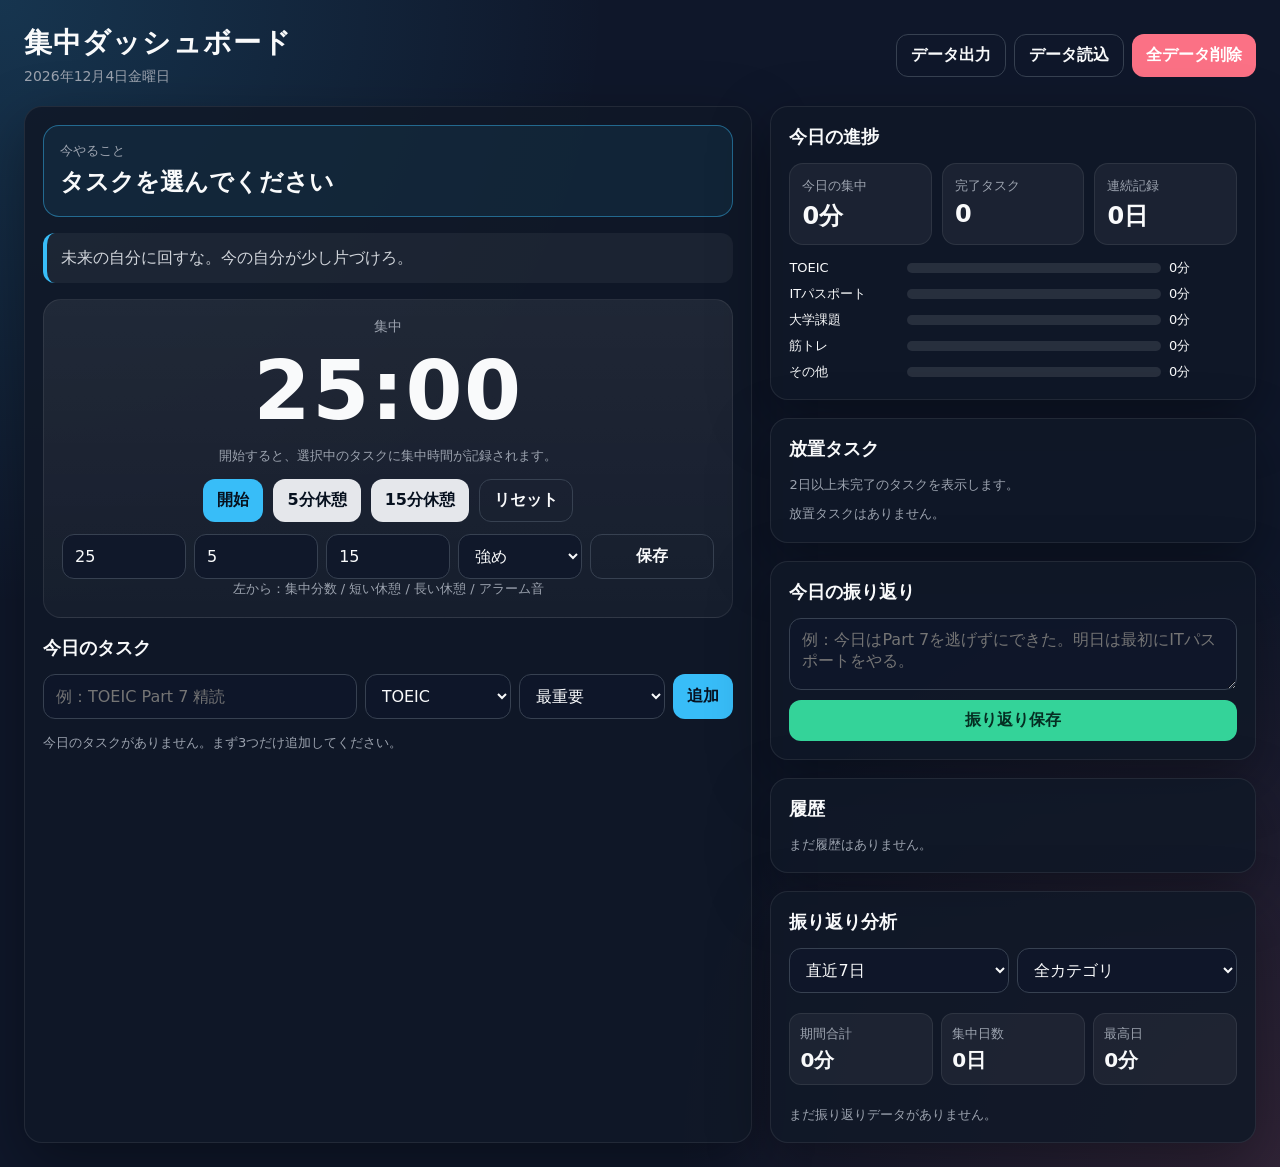
<file: focus-dashboard-review-sound.html>
<!DOCTYPE html>
<html lang="ja">
<head>
  <meta charset="UTF-8" />
  <meta name="viewport" content="width=device-width, initial-scale=1.0" />
  <title>集中ダッシュボード</title>
  <style>
    :root {
      --bg: #0f172a;
      --panel: #111827;
      --panel2: #1f2937;
      --text: #f9fafb;
      --muted: #9ca3af;
      --line: #374151;
      --accent: #38bdf8;
      --danger: #fb7185;
      --ok: #34d399;
      --warn: #fbbf24;
      --shadow: 0 20px 60px rgba(0,0,0,.35);
      --radius: 18px;
    }

    * {
      box-sizing: border-box;
    }

    body {
      margin: 0;
      font-family: "Segoe UI", system-ui, -apple-system, BlinkMacSystemFont, sans-serif;
      background:
        radial-gradient(circle at top left, rgba(56,189,248,.18), transparent 35%),
        radial-gradient(circle at bottom right, rgba(251,113,133,.14), transparent 35%),
        var(--bg);
      color: var(--text);
      min-height: 100vh;
      padding: 24px;
    }

    .app {
      max-width: 1280px;
      margin: 0 auto;
    }

    header {
      display: flex;
      justify-content: space-between;
      align-items: center;
      gap: 16px;
      margin-bottom: 20px;
    }

    h1 {
      margin: 0;
      font-size: 28px;
      letter-spacing: .04em;
    }

    .date {
      color: var(--muted);
      font-size: 14px;
      margin-top: 6px;
    }

    .top-actions {
      display: flex;
      gap: 8px;
      flex-wrap: wrap;
      justify-content: flex-end;
    }

    .grid {
      display: grid;
      grid-template-columns: 1.2fr .8fr;
      gap: 18px;
    }

    .panel {
      background: rgba(17, 24, 39, .88);
      border: 1px solid rgba(255,255,255,.08);
      border-radius: var(--radius);
      box-shadow: var(--shadow);
      padding: 18px;
    }

    .panel h2 {
      margin: 0 0 14px;
      font-size: 18px;
    }

    .main-task {
      border: 1px solid rgba(56,189,248,.45);
      background: rgba(56,189,248,.08);
      border-radius: 16px;
      padding: 16px;
      margin-bottom: 16px;
    }

    .main-task-label {
      color: var(--muted);
      font-size: 13px;
      margin-bottom: 6px;
    }

    .main-task-title {
      font-size: 24px;
      font-weight: 800;
      line-height: 1.4;
      min-height: 34px;
    }

    .quote {
      color: #d1d5db;
      background: rgba(255,255,255,.05);
      border-left: 4px solid var(--accent);
      padding: 12px 14px;
      border-radius: 12px;
      line-height: 1.6;
      margin-bottom: 16px;
    }

    .timer {
      text-align: center;
      padding: 18px;
      border-radius: 18px;
      background: linear-gradient(180deg, rgba(255,255,255,.07), rgba(255,255,255,.03));
      border: 1px solid rgba(255,255,255,.08);
    }

    .mode {
      color: var(--muted);
      font-size: 14px;
      margin-bottom: 6px;
    }

    .time {
      font-size: 82px;
      font-weight: 900;
      letter-spacing: .02em;
      line-height: 1;
      margin: 14px 0;
      font-variant-numeric: tabular-nums;
    }

    button, input, select, textarea {
      font: inherit;
    }

    button {
      border: 0;
      border-radius: 12px;
      padding: 10px 14px;
      color: #07111f;
      background: var(--accent);
      font-weight: 800;
      cursor: pointer;
      transition: transform .08s ease, opacity .15s ease;
    }

    button:hover {
      opacity: .92;
    }

    button:active {
      transform: translateY(1px);
    }

    button.secondary {
      background: #e5e7eb;
    }

    button.ghost {
      background: transparent;
      color: var(--text);
      border: 1px solid var(--line);
    }

    button.danger {
      background: var(--danger);
      color: white;
    }

    button.ok {
      background: var(--ok);
      color: #052e22;
    }

    button.warn {
      background: var(--warn);
      color: #352600;
    }

    .timer-actions {
      display: flex;
      justify-content: center;
      gap: 10px;
      flex-wrap: wrap;
      margin-top: 14px;
    }

    .small {
      color: var(--muted);
      font-size: 13px;
      line-height: 1.5;
    }

    .row {
      display: flex;
      gap: 10px;
      align-items: center;
    }

    .row.wrap {
      flex-wrap: wrap;
    }

    input, select, textarea {
      width: 100%;
      border: 1px solid var(--line);
      border-radius: 12px;
      padding: 11px 12px;
      background: rgba(15,23,42,.78);
      color: var(--text);
      outline: none;
    }

    input:focus, select:focus, textarea:focus {
      border-color: var(--accent);
    }

    textarea {
      min-height: 72px;
      resize: vertical;
    }

    .add-task {
      display: grid;
      grid-template-columns: 1.5fr .7fr .7fr auto;
      gap: 8px;
      margin-bottom: 14px;
    }

    .task-list {
      display: flex;
      flex-direction: column;
      gap: 10px;
    }

    .task {
      display: grid;
      grid-template-columns: auto 1fr auto;
      gap: 10px;
      align-items: center;
      padding: 12px;
      border: 1px solid rgba(255,255,255,.08);
      border-radius: 14px;
      background: rgba(255,255,255,.04);
    }

    .task.done {
      opacity: .62;
    }

    .task.done .task-title {
      text-decoration: line-through;
    }

    .task-title {
      font-weight: 800;
      line-height: 1.35;
    }

    .task-meta {
      color: var(--muted);
      font-size: 12px;
      margin-top: 4px;
    }

    .task-actions {
      display: flex;
      gap: 6px;
      flex-wrap: wrap;
      justify-content: flex-end;
    }

    .task-actions button {
      padding: 7px 9px;
      font-size: 12px;
    }

    .stats {
      display: grid;
      grid-template-columns: repeat(3, 1fr);
      gap: 10px;
      margin-bottom: 14px;
    }

    .stat {
      background: rgba(255,255,255,.05);
      border: 1px solid rgba(255,255,255,.08);
      border-radius: 14px;
      padding: 12px;
    }

    .stat .value {
      font-size: 24px;
      font-weight: 900;
      margin-top: 4px;
      font-variant-numeric: tabular-nums;
    }

    .progress-table {
      display: flex;
      flex-direction: column;
      gap: 8px;
    }

    .category {
      display: grid;
      grid-template-columns: 110px 1fr 68px;
      gap: 8px;
      align-items: center;
      font-size: 13px;
    }

    .bar {
      height: 10px;
      border-radius: 999px;
      background: rgba(255,255,255,.1);
      overflow: hidden;
    }

    .bar > div {
      height: 100%;
      width: 0%;
      background: var(--accent);
      border-radius: inherit;
    }

    .debt-list {
      display: flex;
      flex-direction: column;
      gap: 9px;
    }

    .debt {
      border: 1px solid rgba(251,191,36,.25);
      background: rgba(251,191,36,.08);
      border-radius: 12px;
      padding: 10px;
      font-size: 13px;
      line-height: 1.45;
    }

    .review {
      display: grid;
      gap: 10px;
    }

    .history {
      max-height: 260px;
      overflow: auto;
      display: flex;
      flex-direction: column;
      gap: 8px;
    }

    .history-item {
      padding: 10px;
      border: 1px solid rgba(255,255,255,.08);
      border-radius: 12px;
      background: rgba(255,255,255,.04);
      font-size: 13px;
    }

    .overlay {
      position: fixed;
      inset: 0;
      background: rgba(2,6,23,.92);
      display: none;
      align-items: center;
      justify-content: center;
      z-index: 99;
      padding: 24px;
    }

    .overlay.show {
      display: flex;
    }

    .alarm-box {
      max-width: 620px;
      width: 100%;
      text-align: center;
      background: #111827;
      border: 1px solid rgba(255,255,255,.12);
      border-radius: 24px;
      padding: 28px;
      box-shadow: var(--shadow);
    }

    .alarm-box h2 {
      font-size: 34px;
      margin: 0 0 8px;
    }

    .alarm-box p {
      color: #d1d5db;
      line-height: 1.7;
    }

    .settings {
      display: grid;
      grid-template-columns: repeat(5, 1fr);
      gap: 8px;
      margin-top: 12px;
    }


    .review-dashboard {
      display: grid;
      gap: 10px;
    }

    .review-controls {
      display: grid;
      grid-template-columns: 1fr 1fr;
      gap: 8px;
      margin-bottom: 10px;
    }

    .summary-cards {
      display: grid;
      grid-template-columns: repeat(3, 1fr);
      gap: 8px;
      margin-bottom: 10px;
    }

    .summary-card {
      background: rgba(255,255,255,.05);
      border: 1px solid rgba(255,255,255,.08);
      border-radius: 12px;
      padding: 10px;
    }

    .summary-card strong {
      display: block;
      font-size: 20px;
      margin-top: 3px;
      font-variant-numeric: tabular-nums;
    }

    .day-review {
      border: 1px solid rgba(255,255,255,.08);
      border-radius: 14px;
      padding: 12px;
      background: rgba(255,255,255,.04);
    }

    .day-review-head {
      display: flex;
      justify-content: space-between;
      gap: 10px;
      align-items: baseline;
      margin-bottom: 8px;
    }

    .day-review-title {
      font-weight: 900;
    }

    .day-review-meta {
      color: var(--muted);
      font-size: 12px;
    }

    .mini-tags {
      display: flex;
      flex-wrap: wrap;
      gap: 6px;
      margin: 8px 0;
    }

    .mini-tag {
      border: 1px solid rgba(255,255,255,.08);
      background: rgba(255,255,255,.05);
      color: #d1d5db;
      border-radius: 999px;
      padding: 4px 8px;
      font-size: 12px;
    }

    .review-note {
      color: #e5e7eb;
      line-height: 1.6;
      font-size: 13px;
      white-space: pre-wrap;
      margin-top: 8px;
    }

    .hidden {
      display: none !important;
    }

    @media (max-width: 980px) {
      body {
        padding: 14px;
      }

      header {
        align-items: flex-start;
        flex-direction: column;
      }

      .grid {
        grid-template-columns: 1fr;
      }

      .add-task {
        grid-template-columns: 1fr;
      }

      .stats {
        grid-template-columns: 1fr;
      }

      .settings {
        grid-template-columns: 1fr 1fr;
      }

      .time {
        font-size: 58px;
      }
    }
  </style>
</head>
<body>
  <div class="app">
    <header>
      <div>
        <h1>集中ダッシュボード</h1>
        <div class="date" id="todayText"></div>
      </div>
      <div class="top-actions">
        <button class="ghost" id="exportBtn">データ出力</button>
        <button class="ghost" id="importBtn">データ読込</button>
        <button class="danger" id="resetDataBtn">全データ削除</button>
        <input class="hidden" type="file" id="importFile" accept=".json" />
      </div>
    </header>

    <div class="grid">
      <main class="panel">
        <section class="main-task">
          <div class="main-task-label">今やること</div>
          <div class="main-task-title" id="currentTaskTitle">タスクを選んでください</div>
        </section>

        <div class="quote" id="quoteBox"></div>

        <section class="timer">
          <div class="mode" id="modeText">集中</div>
          <div class="time" id="timeText">25:00</div>
          <div class="small" id="timerHint">開始すると、選択中のタスクに集中時間が記録されます。</div>
          <div class="timer-actions">
            <button id="startPauseBtn">開始</button>
            <button class="secondary" id="shortBreakBtn">5分休憩</button>
            <button class="secondary" id="longBreakBtn">15分休憩</button>
            <button class="ghost" id="resetTimerBtn">リセット</button>
          </div>
          <div class="settings">
            <input type="number" id="focusMin" min="1" max="180" value="25" title="集中時間" />
            <input type="number" id="breakMin" min="1" max="60" value="5" title="短い休憩" />
            <input type="number" id="longBreakMin" min="1" max="120" value="15" title="長い休憩" />
            <select id="alarmType" title="アラーム音">
              <option value="urgent">強め</option>
              <option value="bell">ベル</option>
              <option value="siren">サイレン</option>
              <option value="retro">レトロ</option>
              <option value="soft">控えめ</option>
            </select>
            <button class="ghost" id="saveSettingsBtn">保存</button>
          </div>
          <div class="small">左から：集中分数 / 短い休憩 / 長い休憩 / アラーム音</div>
        </section>

        <section style="margin-top:18px;">
          <h2>今日のタスク</h2>
          <div class="add-task">
            <input id="taskInput" placeholder="例：TOEIC Part 7 精読" />
            <select id="categoryInput">
              <option value="TOEIC">TOEIC</option>
              <option value="ITパスポート">ITパスポート</option>
              <option value="大学課題">大学課題</option>
              <option value="筋トレ">筋トレ</option>
              <option value="その他">その他</option>
            </select>
            <select id="priorityInput">
              <option value="high">最重要</option>
              <option value="normal">普通</option>
              <option value="low">軽め</option>
            </select>
            <button id="addTaskBtn">追加</button>
          </div>
          <div class="task-list" id="taskList"></div>
        </section>
      </main>

      <aside>
        <section class="panel">
          <h2>今日の進捗</h2>
          <div class="stats">
            <div class="stat">
              <div class="small">今日の集中</div>
              <div class="value" id="todayFocus">0分</div>
            </div>
            <div class="stat">
              <div class="small">完了タスク</div>
              <div class="value" id="doneCount">0</div>
            </div>
            <div class="stat">
              <div class="small">連続記録</div>
              <div class="value" id="streakCount">0日</div>
            </div>
          </div>
          <div class="progress-table" id="categoryProgress"></div>
        </section>

        <section class="panel" style="margin-top:18px;">
          <h2>放置タスク</h2>
          <div class="small" style="margin-bottom:10px;">2日以上未完了のタスクを表示します。</div>
          <div class="debt-list" id="debtList"></div>
        </section>

        <section class="panel" style="margin-top:18px;">
          <h2>今日の振り返り</h2>
          <div class="review">
            <textarea id="reviewText" placeholder="例：今日はPart 7を逃げずにできた。明日は最初にITパスポートをやる。"></textarea>
            <button class="ok" id="saveReviewBtn">振り返り保存</button>
          </div>
        </section>

        <section class="panel" style="margin-top:18px;">
          <h2>履歴</h2>
          <div class="history" id="historyList"></div>
        </section>

        <section class="panel" style="margin-top:18px;">
          <h2>振り返り分析</h2>
          <div class="review-dashboard">
            <div class="review-controls">
              <select id="reviewRange">
                <option value="7">直近7日</option>
                <option value="30">直近30日</option>
                <option value="all">全期間</option>
              </select>
              <select id="reviewCategory">
                <option value="all">全カテゴリ</option>
                <option value="TOEIC">TOEIC</option>
                <option value="ITパスポート">ITパスポート</option>
                <option value="大学課題">大学課題</option>
                <option value="筋トレ">筋トレ</option>
                <option value="その他">その他</option>
              </select>
            </div>
            <div class="summary-cards">
              <div class="summary-card">
                <div class="small">期間合計</div>
                <strong id="reviewTotal">0分</strong>
              </div>
              <div class="summary-card">
                <div class="small">集中日数</div>
                <strong id="reviewDays">0日</strong>
              </div>
              <div class="summary-card">
                <div class="small">最高日</div>
                <strong id="reviewBest">0分</strong>
              </div>
            </div>
            <div class="history" id="reviewTimeline"></div>
          </div>
        </section>
      </aside>
    </div>
  </div>

  <div class="overlay" id="alarmOverlay">
    <div class="alarm-box">
      <h2 id="alarmTitle">終了</h2>
      <p id="alarmMessage">ボタンを押すまで音は止まりません。</p>
      <button class="danger" id="stopAlarmBtn">音を止める</button>
    </div>
  </div>

  <script>
    const STORAGE_KEY = "focus_dashboard_v1";

    const quotes = [
      "今やることを一つに絞れ。集中はそこから始まる。",
      "25分だけでいい。まず流れを作る。",
      "今日の勝ちは、開始した回数で決まる。",
      "考えすぎる前に、最初の一手を打つ。",
      "集中は気合いではなく、余計な選択肢を消すこと。",
      "未来の自分に回すな。今の自分が少し片づけろ。",
      "完璧な日より、崩れなかった日を増やせ。",
      "やることを減らせ。深くやれ。",
      "始める前の迷いに価値はない。始めた後に修正しろ。",
      "今日の一番重いタスクを、最初に動かせ。"
    ];

    let state = loadState();
    let timer = {
      mode: "focus",
      secondsLeft: state.settings.focusMin * 60,
      running: false,
      startedAt: null,
      intervalId: null
    };

    let alarm = {
      audioContext: null,
      intervalId: null
    };

    const $ = (id) => document.getElementById(id);

    function todayKey() {
      const d = new Date();
      const y = d.getFullYear();
      const m = String(d.getMonth() + 1).padStart(2, "0");
      const day = String(d.getDate()).padStart(2, "0");
      return `${y}-${m}-${day}`;
    }

    function dateLabel() {
      const d = new Date();
      return d.toLocaleDateString("ja-JP", {
        year: "numeric",
        month: "long",
        day: "numeric",
        weekday: "long"
      });
    }

    function defaultState() {
      return {
        tasks: [],
        currentTaskId: null,
        sessions: [],
        reviews: {},
        settings: {
          focusMin: 25,
          breakMin: 5,
          longBreakMin: 15,
          alarmType: "urgent"
        },
        lastOpenedDate: todayKey()
      };
    }

    function loadState() {
      try {
        const saved = localStorage.getItem(STORAGE_KEY);
        if (!saved) return defaultState();
        const parsed = JSON.parse(saved);
        return { ...defaultState(), ...parsed, settings: { ...defaultState().settings, ...(parsed.settings || {}) } };
      } catch {
        return defaultState();
      }
    }

    function saveState() {
      localStorage.setItem(STORAGE_KEY, JSON.stringify(state));
    }

    function migrateDateIfNeeded() {
      const today = todayKey();
      if (state.lastOpenedDate !== today) {
        state.lastOpenedDate = today;
        state.currentTaskId = null;
        saveState();
      }
    }

    function formatTime(seconds) {
      const m = Math.floor(seconds / 60);
      const s = seconds % 60;
      return `${String(m).padStart(2, "0")}:${String(s).padStart(2, "0")}`;
    }

    function formatMinutes(min) {
      if (min < 60) return `${min}分`;
      const h = Math.floor(min / 60);
      const m = min % 60;
      return m === 0 ? `${h}時間` : `${h}時間${m}分`;
    }

    function todayTasks() {
      return state.tasks.filter(t => t.date === todayKey());
    }

    function todaySessions() {
      return state.sessions.filter(s => s.date === todayKey());
    }

    function currentTask() {
      return state.tasks.find(t => t.id === state.currentTaskId) || null;
    }

    function addTask() {
      const title = $("taskInput").value.trim();
      if (!title) return;

      const task = {
        id: crypto.randomUUID(),
        title,
        category: $("categoryInput").value,
        priority: $("priorityInput").value,
        done: false,
        date: todayKey(),
        createdAt: new Date().toISOString(),
        completedAt: null
      };

      state.tasks.unshift(task);
      if (!state.currentTaskId) state.currentTaskId = task.id;
      $("taskInput").value = "";
      saveState();
      render();
    }

    function setCurrentTask(id) {
      state.currentTaskId = id;
      saveState();
      render();
    }

    function toggleDone(id) {
      const task = state.tasks.find(t => t.id === id);
      if (!task) return;
      task.done = !task.done;
      task.completedAt = task.done ? new Date().toISOString() : null;
      saveState();
      render();
    }

    function deleteTask(id) {
      state.tasks = state.tasks.filter(t => t.id !== id);
      if (state.currentTaskId === id) state.currentTaskId = null;
      saveState();
      render();
    }

    function renderTasks() {
      const list = $("taskList");
      const tasks = todayTasks().sort((a, b) => {
        const order = { high: 0, normal: 1, low: 2 };
        return order[a.priority] - order[b.priority];
      });

      if (tasks.length === 0) {
        list.innerHTML = `<div class="small">今日のタスクがありません。まず3つだけ追加してください。</div>`;
        return;
      }

      list.innerHTML = tasks.map(task => {
        const selected = task.id === state.currentTaskId ? "選択中" : "選ぶ";
        const priorityText = task.priority === "high" ? "最重要" : task.priority === "normal" ? "普通" : "軽め";
        return `
          <div class="task ${task.done ? "done" : ""}">
            <input type="checkbox" ${task.done ? "checked" : ""} onchange="toggleDone('${task.id}')" />
            <div>
              <div class="task-title">${escapeHtml(task.title)}</div>
              <div class="task-meta">${escapeHtml(task.category)} / ${priorityText}</div>
            </div>
            <div class="task-actions">
              <button class="${task.id === state.currentTaskId ? "ok" : "ghost"}" onclick="setCurrentTask('${task.id}')">${selected}</button>
              <button class="danger" onclick="deleteTask('${task.id}')">削除</button>
            </div>
          </div>
        `;
      }).join("");
    }

    function renderCurrentTask() {
      const task = currentTask();
      $("currentTaskTitle").textContent = task ? task.title : "タスクを選んでください";
    }

    function getTaskMinutes(taskId, date = todayKey()) {
      return state.sessions
        .filter(s => s.taskId === taskId && s.date === date)
        .reduce((sum, s) => sum + s.minutes, 0);
    }

    function renderStats() {
      const sessions = todaySessions();
      const total = sessions.reduce((sum, s) => sum + s.minutes, 0);
      const done = todayTasks().filter(t => t.done).length;
      $("todayFocus").textContent = formatMinutes(total);
      $("doneCount").textContent = String(done);
      $("streakCount").textContent = `${calculateStreak()}日`;

      const categories = ["TOEIC", "ITパスポート", "大学課題", "筋トレ", "その他"];
      const max = Math.max(60, ...categories.map(cat =>
        sessions.filter(s => s.category === cat).reduce((sum, s) => sum + s.minutes, 0)
      ));

      $("categoryProgress").innerHTML = categories.map(cat => {
        const min = sessions.filter(s => s.category === cat).reduce((sum, s) => sum + s.minutes, 0);
        const pct = Math.min(100, Math.round((min / max) * 100));
        return `
          <div class="category">
            <div>${cat}</div>
            <div class="bar"><div style="width:${pct}%"></div></div>
            <div>${formatMinutes(min)}</div>
          </div>
        `;
      }).join("");
    }

    function calculateStreak() {
      const days = new Set(state.sessions.filter(s => s.minutes > 0).map(s => s.date));
      let streak = 0;
      const d = new Date();

      while (true) {
        const y = d.getFullYear();
        const m = String(d.getMonth() + 1).padStart(2, "0");
        const day = String(d.getDate()).padStart(2, "0");
        const key = `${y}-${m}-${day}`;
        if (days.has(key)) {
          streak++;
          d.setDate(d.getDate() - 1);
        } else {
          break;
        }
      }
      return streak;
    }

    function renderDebt() {
      const now = new Date();
      const debts = state.tasks
        .filter(t => !t.done)
        .map(t => {
          const days = Math.floor((now - new Date(t.createdAt)) / (1000 * 60 * 60 * 24));
          return { ...t, days };
        })
        .filter(t => t.days >= 2)
        .sort((a, b) => b.days - a.days);

      const box = $("debtList");
      if (debts.length === 0) {
        box.innerHTML = `<div class="small">放置タスクはありません。</div>`;
        return;
      }

      box.innerHTML = debts.map(t => `
        <div class="debt">
          <strong>${escapeHtml(t.title)}</strong><br />
          ${escapeHtml(t.category)} / ${t.days}日放置
        </div>
      `).join("");
    }

    function renderHistory() {
      const history = [...state.sessions].sort((a, b) => new Date(b.endedAt) - new Date(a.endedAt)).slice(0, 20);
      const box = $("historyList");

      if (history.length === 0) {
        box.innerHTML = `<div class="small">まだ履歴はありません。</div>`;
        return;
      }

      box.innerHTML = history.map(s => `
        <div class="history-item">
          <strong>${escapeHtml(s.taskTitle || "休憩/未選択")}</strong><br />
          ${s.date} / ${escapeHtml(s.category || "その他")} / ${formatMinutes(s.minutes)}
        </div>
      `).join("");
    }

    function renderReview() {
      $("reviewText").value = state.reviews[todayKey()] || "";
    }


    function getDatesForReview(range) {
      const dates = new Set([
        ...state.sessions.map(s => s.date),
        ...state.tasks.map(t => t.date),
        ...Object.keys(state.reviews || {})
      ]);

      let list = Array.from(dates).sort((a, b) => b.localeCompare(a));

      if (range !== "all") {
        const limit = Number(range);
        const start = new Date();
        start.setDate(start.getDate() - (limit - 1));
        const startKey = [
          start.getFullYear(),
          String(start.getMonth() + 1).padStart(2, "0"),
          String(start.getDate()).padStart(2, "0")
        ].join("-");
        list = list.filter(d => d >= startKey);
      }

      return list;
    }

    function renderReviewDashboard() {
      const rangeEl = $("reviewRange");
      const categoryEl = $("reviewCategory");
      if (!rangeEl || !categoryEl) return;

      const range = rangeEl.value || "7";
      const category = categoryEl.value || "all";
      const dates = getDatesForReview(range);

      const sessions = state.sessions.filter(s => {
        const inDate = dates.includes(s.date);
        const inCategory = category === "all" || s.category === category;
        return inDate && inCategory;
      });

      const total = sessions.reduce((sum, s) => sum + s.minutes, 0);
      const focusedDays = new Set(sessions.map(s => s.date)).size;

      const totalsByDay = {};
      for (const s of sessions) {
        totalsByDay[s.date] = (totalsByDay[s.date] || 0) + s.minutes;
      }
      const bestMinutes = Object.values(totalsByDay).length ? Math.max(...Object.values(totalsByDay)) : 0;

      $("reviewTotal").textContent = formatMinutes(total);
      $("reviewDays").textContent = `${focusedDays}日`;
      $("reviewBest").textContent = formatMinutes(bestMinutes);

      const timeline = $("reviewTimeline");
      if (dates.length === 0) {
        timeline.innerHTML = `<div class="small">まだ振り返りデータがありません。</div>`;
        return;
      }

      const rows = dates.map(date => {
        const daySessions = state.sessions.filter(s => {
          const inCategory = category === "all" || s.category === category;
          return s.date === date && inCategory;
        });

        const dayTasks = state.tasks.filter(t => {
          const inCategory = category === "all" || t.category === category;
          return t.date === date && inCategory;
        });

        const dayTotal = daySessions.reduce((sum, s) => sum + s.minutes, 0);
        const done = dayTasks.filter(t => t.done).length;
        const all = dayTasks.length;

        const byCategory = {};
        for (const s of daySessions) {
          byCategory[s.category] = (byCategory[s.category] || 0) + s.minutes;
        }

        const tags = Object.entries(byCategory)
          .sort((a, b) => b[1] - a[1])
          .map(([cat, min]) => `<span class="mini-tag">${escapeHtml(cat)} ${formatMinutes(min)}</span>`)
          .join("");

        const review = state.reviews[date] || "";
        const sessionTitles = daySessions.slice(0, 4)
          .map(s => `<span class="mini-tag">${escapeHtml(s.taskTitle || "未選択")}</span>`)
          .join("");

        return `
          <div class="day-review">
            <div class="day-review-head">
              <div class="day-review-title">${date}</div>
              <div class="day-review-meta">${formatMinutes(dayTotal)} / 完了 ${done}/${all}</div>
            </div>
            <div class="mini-tags">${tags || `<span class="mini-tag">集中記録なし</span>`}</div>
            <div class="mini-tags">${sessionTitles}</div>
            ${review ? `<div class="review-note">${escapeHtml(review)}</div>` : `<div class="small">振り返りメモなし</div>`}
          </div>
        `;
      }).join("");

      timeline.innerHTML = rows;
    }

    function renderQuote() {
      const index = Math.abs(hashCode(todayKey())) % quotes.length;
      $("quoteBox").textContent = quotes[index];
    }

    function renderTimer() {
      $("timeText").textContent = formatTime(timer.secondsLeft);
      $("modeText").textContent = timer.mode === "focus" ? "集中" : "休憩";
      $("startPauseBtn").textContent = timer.running ? "一時停止" : "開始";
    }

    function renderSettings() {
      $("focusMin").value = state.settings.focusMin;
      $("breakMin").value = state.settings.breakMin;
      $("longBreakMin").value = state.settings.longBreakMin;
      $("alarmType").value = state.settings.alarmType || "urgent";
    }

    function render() {
      $("todayText").textContent = dateLabel();
      renderCurrentTask();
      renderTasks();
      renderStats();
      renderDebt();
      renderHistory();
      renderReviewDashboard();
      renderQuote();
      renderTimer();
      renderSettings();
    }

    function startPauseTimer() {
      if (timer.running) {
        pauseTimer();
        return;
      }

      if (timer.mode === "focus" && !currentTask()) {
        alert("先にタスクを選んでください。");
        return;
      }

      timer.running = true;
      timer.startedAt = new Date();
      timer.intervalId = setInterval(tick, 1000);
      renderTimer();
    }

    function pauseTimer() {
      timer.running = false;
      clearInterval(timer.intervalId);
      timer.intervalId = null;
      renderTimer();
    }

    function tick() {
      timer.secondsLeft--;
      if (timer.secondsLeft <= 0) {
        finishTimer();
      }
      renderTimer();
    }

    function finishTimer() {
      clearInterval(timer.intervalId);
      timer.running = false;

      if (timer.mode === "focus") {
        const task = currentTask();
        const minutes = state.settings.focusMin;
        state.sessions.push({
          id: crypto.randomUUID(),
          date: todayKey(),
          taskId: task ? task.id : null,
          taskTitle: task ? task.title : "未選択",
          category: task ? task.category : "その他",
          minutes,
          endedAt: new Date().toISOString()
        });
        saveState();
        showAlarm("集中終了", "1セット完了。休憩するか、次の25分に入ってください。");
        timer.mode = "break";
        timer.secondsLeft = state.settings.breakMin * 60;
      } else {
        showAlarm("休憩終了", "戻れ。次のタスクに入る時間です。");
        timer.mode = "focus";
        timer.secondsLeft = state.settings.focusMin * 60;
      }

      render();
    }

    function resetTimer() {
      pauseTimer();
      timer.mode = "focus";
      timer.secondsLeft = state.settings.focusMin * 60;
      renderTimer();
    }

    function setBreak(long = false) {
      pauseTimer();
      timer.mode = "break";
      timer.secondsLeft = (long ? state.settings.longBreakMin : state.settings.breakMin) * 60;
      renderTimer();
    }

    function saveSettings() {
      state.settings.focusMin = clamp(Number($("focusMin").value), 1, 180);
      state.settings.breakMin = clamp(Number($("breakMin").value), 1, 60);
      state.settings.longBreakMin = clamp(Number($("longBreakMin").value), 1, 120);
      state.settings.alarmType = $("alarmType").value || "urgent";
      saveState();
      resetTimer();
      render();
    }

    function showAlarm(title, message) {
      $("alarmTitle").textContent = title;
      $("alarmMessage").textContent = message + " ボタンを押すまで音は止まりません。";
      $("alarmOverlay").classList.add("show");
      startAlarmSound();
    }

    function startAlarmSound() {
      stopAlarmSound();
      alarm.audioContext = new (window.AudioContext || window.webkitAudioContext)();

      const type = state.settings.alarmType || "urgent";

      const playTone = (frequency, startOffset, duration, wave = "square", volume = 0.35) => {
        const ctx = alarm.audioContext;
        const osc = ctx.createOscillator();
        const gain = ctx.createGain();

        osc.type = wave;
        osc.frequency.setValueAtTime(frequency, ctx.currentTime + startOffset);
        gain.gain.setValueAtTime(0.001, ctx.currentTime + startOffset);
        gain.gain.exponentialRampToValueAtTime(volume, ctx.currentTime + startOffset + 0.02);
        gain.gain.exponentialRampToValueAtTime(0.001, ctx.currentTime + startOffset + duration);

        osc.connect(gain);
        gain.connect(ctx.destination);
        osc.start(ctx.currentTime + startOffset);
        osc.stop(ctx.currentTime + startOffset + duration + 0.02);
      };

      const patterns = {
        urgent: () => {
          playTone(880, 0.00, 0.25, "square", 0.38);
          playTone(1175, 0.30, 0.25, "square", 0.38);
          playTone(880, 0.60, 0.25, "square", 0.38);
        },
        bell: () => {
          playTone(1046, 0.00, 0.55, "sine", 0.32);
          playTone(1318, 0.08, 0.45, "sine", 0.22);
          playTone(1568, 0.16, 0.35, "sine", 0.15);
        },
        siren: () => {
          const ctx = alarm.audioContext;
          const osc = ctx.createOscillator();
          const gain = ctx.createGain();

          osc.type = "sawtooth";
          osc.frequency.setValueAtTime(520, ctx.currentTime);
          osc.frequency.linearRampToValueAtTime(1200, ctx.currentTime + 0.45);
          osc.frequency.linearRampToValueAtTime(520, ctx.currentTime + 0.9);

          gain.gain.setValueAtTime(0.001, ctx.currentTime);
          gain.gain.exponentialRampToValueAtTime(0.32, ctx.currentTime + 0.03);
          gain.gain.exponentialRampToValueAtTime(0.001, ctx.currentTime + 0.95);

          osc.connect(gain);
          gain.connect(ctx.destination);
          osc.start();
          osc.stop(ctx.currentTime + 1.0);
        },
        retro: () => {
          playTone(660, 0.00, 0.12, "square", 0.30);
          playTone(0.001, 0.14, 0.02, "square", 0.01);
          playTone(880, 0.18, 0.12, "square", 0.30);
          playTone(990, 0.36, 0.16, "square", 0.30);
          playTone(1320, 0.56, 0.20, "square", 0.30);
        },
        soft: () => {
          playTone(523, 0.00, 0.35, "sine", 0.16);
          playTone(659, 0.38, 0.35, "sine", 0.16);
          playTone(784, 0.76, 0.45, "sine", 0.14);
        }
      };

      const play = patterns[type] || patterns.urgent;
      play();
      alarm.intervalId = setInterval(play, type === "soft" ? 1800 : 1100);
    }

    function stopAlarmSound() {
      if (alarm.intervalId) clearInterval(alarm.intervalId);
      alarm.intervalId = null;
      if (alarm.audioContext) {
        alarm.audioContext.close().catch(() => {});
      }
      alarm.audioContext = null;
    }

    function stopAlarm() {
      stopAlarmSound();
      $("alarmOverlay").classList.remove("show");
    }

    function saveReview() {
      state.reviews[todayKey()] = $("reviewText").value.trim();
      saveState();
      renderReviewDashboard();
      alert("振り返りを保存しました。");
    }

    function exportData() {
      const blob = new Blob([JSON.stringify(state, null, 2)], { type: "application/json" });
      const url = URL.createObjectURL(blob);
      const a = document.createElement("a");
      a.href = url;
      a.download = `focus-dashboard-${todayKey()}.json`;
      a.click();
      URL.revokeObjectURL(url);
    }

    function importData(file) {
      const reader = new FileReader();
      reader.onload = () => {
        try {
          const imported = JSON.parse(reader.result);
          state = { ...defaultState(), ...imported, settings: { ...defaultState().settings, ...(imported.settings || {}) } };
          saveState();
          resetTimer();
          render();
          alert("データを読み込みました。");
        } catch {
          alert("読み込みに失敗しました。JSONファイルを確認してください。");
        }
      };
      reader.readAsText(file);
    }

    function resetAllData() {
      const ok = confirm("全データを削除します。戻せません。実行しますか？");
      if (!ok) return;
      localStorage.removeItem(STORAGE_KEY);
      state = defaultState();
      resetTimer();
      render();
    }

    function escapeHtml(str) {
      return String(str)
        .replaceAll("&", "&amp;")
        .replaceAll("<", "&lt;")
        .replaceAll(">", "&gt;")
        .replaceAll('"', "&quot;")
        .replaceAll("'", "&#039;");
    }

    function clamp(num, min, max) {
      if (Number.isNaN(num)) return min;
      return Math.min(max, Math.max(min, num));
    }

    function hashCode(str) {
      let hash = 0;
      for (let i = 0; i < str.length; i++) {
        hash = ((hash << 5) - hash) + str.charCodeAt(i);
        hash |= 0;
      }
      return hash;
    }

    window.setCurrentTask = setCurrentTask;
    window.toggleDone = toggleDone;
    window.deleteTask = deleteTask;

    $("addTaskBtn").addEventListener("click", addTask);
    $("taskInput").addEventListener("keydown", (e) => {
      if (e.key === "Enter") addTask();
    });
    $("startPauseBtn").addEventListener("click", startPauseTimer);
    $("resetTimerBtn").addEventListener("click", resetTimer);
    $("shortBreakBtn").addEventListener("click", () => setBreak(false));
    $("longBreakBtn").addEventListener("click", () => setBreak(true));
    $("saveSettingsBtn").addEventListener("click", saveSettings);
    $("stopAlarmBtn").addEventListener("click", stopAlarm);
    $("saveReviewBtn").addEventListener("click", saveReview);
    $("reviewRange").addEventListener("change", renderReviewDashboard);
    $("reviewCategory").addEventListener("change", renderReviewDashboard);
    $("exportBtn").addEventListener("click", exportData);
    $("importBtn").addEventListener("click", () => $("importFile").click());
    $("importFile").addEventListener("change", (e) => {
      const file = e.target.files[0];
      if (file) importData(file);
    });
    $("resetDataBtn").addEventListener("click", resetAllData);

    migrateDateIfNeeded();
    render();
  </script>
</body>
</html>
</file>
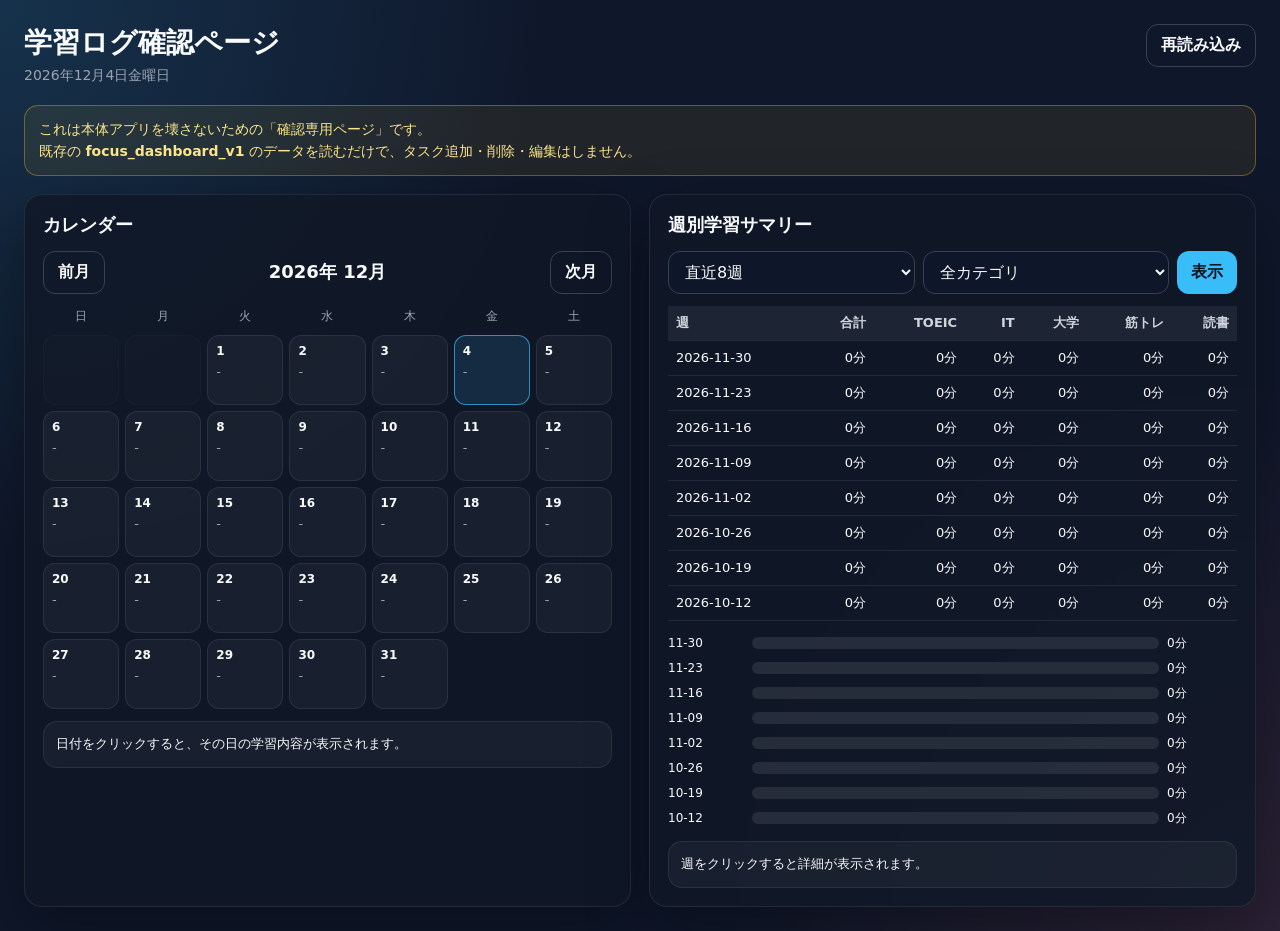
<file: focus-log-calendar-weekly-only.html>
<!DOCTYPE html>
<html lang="ja">
<head>
  <meta charset="UTF-8" />
  <meta name="viewport" content="width=device-width, initial-scale=1.0" />
  <title>学習ログ確認ページ</title>
  <style>
    :root {
      --bg:#0f172a;
      --panel:#111827;
      --text:#f9fafb;
      --muted:#9ca3af;
      --line:#374151;
      --accent:#38bdf8;
      --warn:#fbbf24;
      --danger:#fb7185;
      --ok:#34d399;
      --radius:18px;
      --shadow:0 20px 60px rgba(0,0,0,.35);
    }

    * { box-sizing:border-box; }

    body {
      margin:0;
      font-family:"Segoe UI", system-ui, -apple-system, BlinkMacSystemFont, sans-serif;
      background:
        radial-gradient(circle at top left, rgba(56,189,248,.16), transparent 35%),
        radial-gradient(circle at bottom right, rgba(251,113,133,.12), transparent 35%),
        var(--bg);
      color:var(--text);
      min-height:100vh;
      padding:24px;
    }

    .app {
      max-width:1280px;
      margin:0 auto;
    }

    header {
      display:flex;
      justify-content:space-between;
      align-items:flex-start;
      gap:16px;
      margin-bottom:20px;
    }

    h1 {
      margin:0;
      font-size:28px;
    }

    h2 {
      margin:0 0 14px;
      font-size:18px;
    }

    .date {
      color:var(--muted);
      font-size:14px;
      margin-top:5px;
    }

    .grid {
      display:grid;
      grid-template-columns:1fr 1fr;
      gap:18px;
    }

    .panel {
      background:rgba(17,24,39,.88);
      border:1px solid rgba(255,255,255,.08);
      border-radius:var(--radius);
      box-shadow:var(--shadow);
      padding:18px;
    }

    button, select {
      font:inherit;
    }

    button {
      border:0;
      border-radius:12px;
      padding:10px 14px;
      color:#07111f;
      background:var(--accent);
      font-weight:800;
      cursor:pointer;
    }

    button.ghost {
      background:transparent;
      color:var(--text);
      border:1px solid var(--line);
    }

    button:hover {
      opacity:.92;
    }

    .small {
      color:var(--muted);
      font-size:13px;
      line-height:1.5;
    }

    .notice {
      padding:12px 14px;
      border:1px solid rgba(251,191,36,.35);
      background:rgba(251,191,36,.08);
      border-radius:14px;
      margin-bottom:18px;
      color:#fde68a;
      line-height:1.6;
      font-size:14px;
    }

    .calendar-controls {
      display:grid;
      grid-template-columns:auto 1fr auto;
      gap:8px;
      align-items:center;
      margin-bottom:8px;
    }

    .calendar-title {
      text-align:center;
      font-weight:900;
      font-size:18px;
    }

    .calendar-grid {
      display:grid;
      grid-template-columns:repeat(7,1fr);
      gap:6px;
      margin-top:10px;
    }

    .calendar-day-name {
      color:var(--muted);
      text-align:center;
      font-size:12px;
      padding:4px 0;
    }

    .calendar-day {
      min-height:70px;
      padding:8px;
      border-radius:12px;
      background:rgba(255,255,255,.04);
      border:1px solid rgba(255,255,255,.08);
      cursor:pointer;
      font-size:12px;
    }

    .calendar-day:hover {
      border-color:var(--accent);
    }

    .calendar-day.today {
      border-color:rgba(56,189,248,.7);
      background:rgba(56,189,248,.12);
    }

    .calendar-day.empty {
      opacity:.25;
      cursor:default;
    }

    .calendar-num {
      font-weight:900;
      margin-bottom:4px;
    }

    .calendar-min {
      color:var(--accent);
      font-weight:900;
      margin-bottom:4px;
    }

    .calendar-task {
      color:#fbbf24;
      font-size:11px;
    }

    .detail {
      margin-top:12px;
      padding:12px;
      border-radius:14px;
      border:1px solid rgba(255,255,255,.08);
      background:rgba(255,255,255,.04);
      font-size:13px;
      line-height:1.6;
    }

    .mini-tags {
      display:flex;
      flex-wrap:wrap;
      gap:6px;
      margin:8px 0;
    }

    .mini-tag {
      border:1px solid rgba(255,255,255,.08);
      background:rgba(255,255,255,.05);
      color:#d1d5db;
      border-radius:999px;
      padding:4px 8px;
      font-size:12px;
    }

    .summary-controls {
      display:grid;
      grid-template-columns:1fr 1fr auto;
      gap:8px;
      margin-bottom:12px;
    }

    select {
      width:100%;
      border:1px solid var(--line);
      border-radius:12px;
      padding:10px 12px;
      background:rgba(15,23,42,.78);
      color:var(--text);
      outline:none;
    }

    .study-table {
      width:100%;
      border-collapse:collapse;
      font-size:13px;
      margin-top:10px;
    }

    .study-table th,
    .study-table td {
      border-bottom:1px solid rgba(255,255,255,.08);
      padding:8px;
      text-align:right;
      white-space:nowrap;
    }

    .study-table th:first-child,
    .study-table td:first-child {
      text-align:left;
    }

    .study-table th {
      color:#d1d5db;
      background:rgba(255,255,255,.06);
      font-weight:800;
    }

    .weekly-bars {
      display:flex;
      flex-direction:column;
      gap:8px;
      margin-top:14px;
    }

    .weekly-bar-row {
      display:grid;
      grid-template-columns:76px 1fr 70px;
      gap:8px;
      align-items:center;
      font-size:12px;
    }

    .weekly-bar {
      height:12px;
      border-radius:999px;
      background:rgba(255,255,255,.09);
      overflow:hidden;
    }

    .weekly-bar > div {
      height:100%;
      border-radius:inherit;
      background:var(--accent);
    }

    .week-detail {
      margin-top:14px;
      padding:12px;
      border-radius:14px;
      border:1px solid rgba(255,255,255,.08);
      background:rgba(255,255,255,.04);
      font-size:13px;
      line-height:1.6;
    }

    .two-col {
      display:grid;
      grid-template-columns:1fr 1fr;
      gap:12px;
    }

    @media (max-width:980px) {
      body { padding:14px; }
      header { flex-direction:column; }
      .grid, .two-col { grid-template-columns:1fr; }
      .summary-controls { grid-template-columns:1fr; }
      .calendar-day { min-height:58px; padding:5px; }
      .study-table { font-size:12px; }
    }
  </style>
</head>
<body>
  <div class="app">
    <header>
      <div>
        <h1>学習ログ確認ページ</h1>
        <div class="date" id="todayText"></div>
      </div>
      <button class="ghost" id="reloadBtn">再読み込み</button>
    </header>

    <div class="notice">
      これは本体アプリを壊さないための「確認専用ページ」です。<br>
      既存の <strong>focus_dashboard_v1</strong> のデータを読むだけで、タスク追加・削除・編集はしません。
    </div>

    <div class="grid">
      <section class="panel">
        <h2>カレンダー</h2>
        <div class="calendar-controls">
          <button class="ghost" id="prevMonthBtn">前月</button>
          <div class="calendar-title" id="calendarTitle"></div>
          <button class="ghost" id="nextMonthBtn">次月</button>
        </div>
        <div class="calendar-grid" id="calendarGrid"></div>
        <div class="detail" id="calendarDetail">日付をクリックすると、その日の学習内容が表示されます。</div>
      </section>

      <section class="panel">
        <h2>週別学習サマリー</h2>
        <div class="summary-controls">
          <select id="weekCountSelect">
            <option value="4">直近4週</option>
            <option value="8" selected>直近8週</option>
            <option value="12">直近12週</option>
            <option value="24">直近24週</option>
          </select>
          <select id="categoryFilter">
            <option value="all">全カテゴリ</option>
            <option value="TOEIC">TOEIC</option>
            <option value="ITパスポート">ITパスポート</option>
            <option value="大学課題">大学課題</option>
            <option value="筋トレ">筋トレ</option>
            <option value="読書">読書</option>
            <option value="その他">その他</option>
          </select>
          <button id="renderSummaryBtn">表示</button>
        </div>
        <div id="weeklySummary"></div>
      </section>
    </div>
  </div>

  <script>
    const STORAGE_KEY = "focus_dashboard_v1";
    const $ = (id) => document.getElementById(id);

    let state = loadState();
    let calendarCursor = new Date();

    function defaultState() {
      return {
        tasks: [],
        sessions: [],
        reviews: {}
      };
    }

    function loadState() {
      try {
        const raw = localStorage.getItem(STORAGE_KEY);
        if (!raw) return defaultState();
        const parsed = JSON.parse(raw);
        return {
          tasks: Array.isArray(parsed.tasks) ? parsed.tasks : [],
          sessions: Array.isArray(parsed.sessions) ? parsed.sessions : [],
          reviews: parsed.reviews || {}
        };
      } catch (e) {
        console.error(e);
        return defaultState();
      }
    }

    function todayKey() {
      return toDateKey(new Date());
    }

    function toDateKey(date) {
      const y = date.getFullYear();
      const m = String(date.getMonth() + 1).padStart(2, "0");
      const d = String(date.getDate()).padStart(2, "0");
      return `${y}-${m}-${d}`;
    }

    function parseDateKey(key) {
      const [y, m, d] = String(key).split("-").map(Number);
      return new Date(y, m - 1, d);
    }

    function formatMinutes(min) {
      min = Math.round(Number(min) || 0);
      if (min < 60) return `${min}分`;
      const h = Math.floor(min / 60);
      const m = min % 60;
      return m ? `${h}時間${m}分` : `${h}時間`;
    }

    function escapeHtml(str) {
      return String(str ?? "")
        .replaceAll("&", "&amp;")
        .replaceAll("<", "&lt;")
        .replaceAll(">", "&gt;")
        .replaceAll('"', "&quot;")
        .replaceAll("'", "&#039;");
    }

    function normalizeCategory(cat) {
      const valid = ["TOEIC", "ITパスポート", "大学課題", "筋トレ", "読書", "その他"];
      return valid.includes(cat) ? cat : "その他";
    }

    function getSessionsForDate(dateKey, category = "all") {
      return state.sessions.filter(s => {
        const sameDate = s.date === dateKey;
        const sameCat = category === "all" || normalizeCategory(s.category) === category;
        return sameDate && sameCat;
      });
    }

    function getTasksForDate(dateKey) {
      return state.tasks.filter(t => t.date === dateKey);
    }

    function render() {
      state = loadState();
      $("todayText").textContent = new Date().toLocaleDateString("ja-JP", {
        year: "numeric",
        month: "long",
        day: "numeric",
        weekday: "long"
      });
      renderCalendar();
      renderWeeklySummary();
    }

    function renderCalendar() {
      const grid = $("calendarGrid");
      const year = calendarCursor.getFullYear();
      const month = calendarCursor.getMonth();

      $("calendarTitle").textContent = `${year}年 ${month + 1}月`;

      const first = new Date(year, month, 1);
      const last = new Date(year, month + 1, 0);
      const startDay = first.getDay();

      const dayNames = ["日", "月", "火", "水", "木", "金", "土"];
      let parts = dayNames.map(d => `<div class="calendar-day-name">${d}</div>`);

      for (let i = 0; i < startDay; i++) {
        parts.push(`<div class="calendar-day empty"></div>`);
      }

      for (let day = 1; day <= last.getDate(); day++) {
        const key = toDateKey(new Date(year, month, day));
        const sessions = getSessionsForDate(key);
        const tasks = getTasksForDate(key);
        const total = sessions.reduce((sum, s) => sum + (Number(s.minutes) || 0), 0);
        const undone = tasks.filter(t => !t.done).length;

        parts.push(`
          <div class="calendar-day ${key === todayKey() ? "today" : ""}" onclick="showCalendarDetail('${key}')">
            <div class="calendar-num">${day}</div>
            ${total ? `<div class="calendar-min">${formatMinutes(total)}</div>` : `<div class="small">-</div>`}
            ${undone ? `<div class="calendar-task">未完了 ${undone}</div>` : ""}
          </div>
        `);
      }

      grid.innerHTML = parts.join("");
    }

    function showCalendarDetail(dateKey) {
      const sessions = getSessionsForDate(dateKey);
      const tasks = getTasksForDate(dateKey);
      const total = sessions.reduce((sum, s) => sum + (Number(s.minutes) || 0), 0);

      const byCategory = {};
      for (const s of sessions) {
        const cat = normalizeCategory(s.category);
        byCategory[cat] = (byCategory[cat] || 0) + (Number(s.minutes) || 0);
      }

      const categoryHtml = Object.entries(byCategory)
        .sort((a, b) => b[1] - a[1])
        .map(([cat, min]) => `<span class="mini-tag">${escapeHtml(cat)} ${formatMinutes(min)}</span>`)
        .join("");

      const sessionHtml = sessions.length
        ? sessions
            .sort((a, b) => String(a.endedAt || "").localeCompare(String(b.endedAt || "")))
            .map(s => `<div>・${escapeHtml(s.taskTitle || "記録")} / ${escapeHtml(normalizeCategory(s.category))} / ${formatMinutes(s.minutes)}</div>`)
            .join("")
        : `<div class="small">この日の記録はありません。</div>`;

      const taskHtml = tasks.length
        ? tasks.map(t => `<div>□ ${escapeHtml(t.title || "無題")} ${t.done ? "（完了）" : "（未完了）"}</div>`).join("")
        : `<div class="small">この日のタスクはありません。</div>`;

      const review = state.reviews?.[dateKey] || "";

      $("calendarDetail").innerHTML = `
        <strong>${dateKey}</strong><br>
        合計：${formatMinutes(total)}
        <div class="mini-tags">${categoryHtml}</div>
        <div style="margin-top:8px;"><strong>やったこと</strong>${sessionHtml}</div>
        <div style="margin-top:8px;"><strong>タスク</strong>${taskHtml}</div>
        ${review ? `<div style="margin-top:8px;"><strong>振り返り</strong><br>${escapeHtml(review)}</div>` : ""}
      `;
    }

    function changeCalendarMonth(offset) {
      calendarCursor.setMonth(calendarCursor.getMonth() + offset);
      renderCalendar();
    }

    function getWeekStartKey(dateKey) {
      const d = parseDateKey(dateKey);
      const day = d.getDay();
      const diff = day === 0 ? -6 : 1 - day;
      d.setDate(d.getDate() + diff);
      return toDateKey(d);
    }

    function getWeekEndKey(weekStartKey) {
      const d = parseDateKey(weekStartKey);
      d.setDate(d.getDate() + 6);
      return toDateKey(d);
    }

    function getDateRange(startKey, endKey) {
      const result = [];
      const d = parseDateKey(startKey);
      const end = parseDateKey(endKey);
      while (d <= end) {
        result.push(toDateKey(d));
        d.setDate(d.getDate() + 1);
      }
      return result;
    }

    function getRecentWeekKeys(count) {
      const keys = [];
      const current = parseDateKey(getWeekStartKey(todayKey()));
      for (let i = 0; i < count; i++) {
        const d = new Date(current);
        d.setDate(d.getDate() - i * 7);
        keys.push(toDateKey(d));
      }
      return keys;
    }

    function renderWeeklySummary() {
      const count = Number($("weekCountSelect").value || 8);
      const categoryFilter = $("categoryFilter").value || "all";
      const cats = ["TOEIC", "ITパスポート", "大学課題", "筋トレ", "読書", "その他"];
      const weeks = getRecentWeekKeys(count);

      const rows = weeks.map(week => {
        const dates = getDateRange(week, getWeekEndKey(week));
        const sessions = state.sessions.filter(s => {
          const inWeek = dates.includes(s.date);
          const cat = normalizeCategory(s.category);
          const inCategory = categoryFilter === "all" || cat === categoryFilter;
          return inWeek && inCategory;
        });

        const row = { week, total: 0 };
        cats.forEach(c => row[c] = 0);

        sessions.forEach(s => {
          const cat = normalizeCategory(s.category);
          const minutes = Number(s.minutes) || 0;
          row[cat] += minutes;
          row.total += minutes;
        });

        row.sessions = sessions;
        return row;
      });

      const max = Math.max(60, ...rows.map(r => r.total));

      const table = `
        <table class="study-table">
          <thead>
            <tr>
              <th>週</th>
              <th>合計</th>
              <th>TOEIC</th>
              <th>IT</th>
              <th>大学</th>
              <th>筋トレ</th>
              <th>読書</th>
            </tr>
          </thead>
          <tbody>
            ${rows.map(r => `
              <tr onclick="showWeekDetail('${r.week}')" style="cursor:pointer;">
                <td>${r.week}</td>
                <td>${formatMinutes(r.total)}</td>
                <td>${formatMinutes(r["TOEIC"])}</td>
                <td>${formatMinutes(r["ITパスポート"])}</td>
                <td>${formatMinutes(r["大学課題"])}</td>
                <td>${formatMinutes(r["筋トレ"])}</td>
                <td>${formatMinutes(r["読書"])}</td>
              </tr>
            `).join("")}
          </tbody>
        </table>
      `;

      const bars = `
        <div class="weekly-bars">
          ${rows.map(r => `
            <div class="weekly-bar-row">
              <div>${r.week.slice(5)}</div>
              <div class="weekly-bar">
                <div style="width:${Math.round((r.total / max) * 100)}%"></div>
              </div>
              <div>${formatMinutes(r.total)}</div>
            </div>
          `).join("")}
        </div>
      `;

      $("weeklySummary").innerHTML = table + bars + `<div class="week-detail" id="weekDetail">週をクリックすると詳細が表示されます。</div>`;
    }

    function showWeekDetail(weekStart) {
      const categoryFilter = $("categoryFilter").value || "all";
      const dates = getDateRange(weekStart, getWeekEndKey(weekStart));
      const sessions = state.sessions.filter(s => {
        const inWeek = dates.includes(s.date);
        const cat = normalizeCategory(s.category);
        const inCategory = categoryFilter === "all" || cat === categoryFilter;
        return inWeek && inCategory;
      });

      const total = sessions.reduce((sum, s) => sum + (Number(s.minutes) || 0), 0);

      const byDate = {};
      for (const s of sessions) {
        if (!byDate[s.date]) byDate[s.date] = [];
        byDate[s.date].push(s);
      }

      const html = dates.map(date => {
        const daySessions = byDate[date] || [];
        const dayTotal = daySessions.reduce((sum, s) => sum + (Number(s.minutes) || 0), 0);
        return `
          <div style="margin-top:8px;">
            <strong>${date}：${formatMinutes(dayTotal)}</strong>
            ${daySessions.length
              ? daySessions.map(s => `<div>・${escapeHtml(s.taskTitle || "記録")} / ${escapeHtml(normalizeCategory(s.category))} / ${formatMinutes(s.minutes)}</div>`).join("")
              : `<div class="small">記録なし</div>`}
          </div>
        `;
      }).join("");

      const detail = document.getElementById("weekDetail");
      if (detail) {
        detail.innerHTML = `<strong>${weekStart} 〜 ${getWeekEndKey(weekStart)} / 合計 ${formatMinutes(total)}</strong>${html}`;
      }
    }

    $("prevMonthBtn").addEventListener("click", () => changeCalendarMonth(-1));
    $("nextMonthBtn").addEventListener("click", () => changeCalendarMonth(1));
    $("renderSummaryBtn").addEventListener("click", renderWeeklySummary);
    $("reloadBtn").addEventListener("click", render);
    $("weekCountSelect").addEventListener("change", renderWeeklySummary);
    $("categoryFilter").addEventListener("change", renderWeeklySummary);

    window.showCalendarDetail = showCalendarDetail;
    window.showWeekDetail = showWeekDetail;

    render();
  </script>
</body>
</html>
</file>
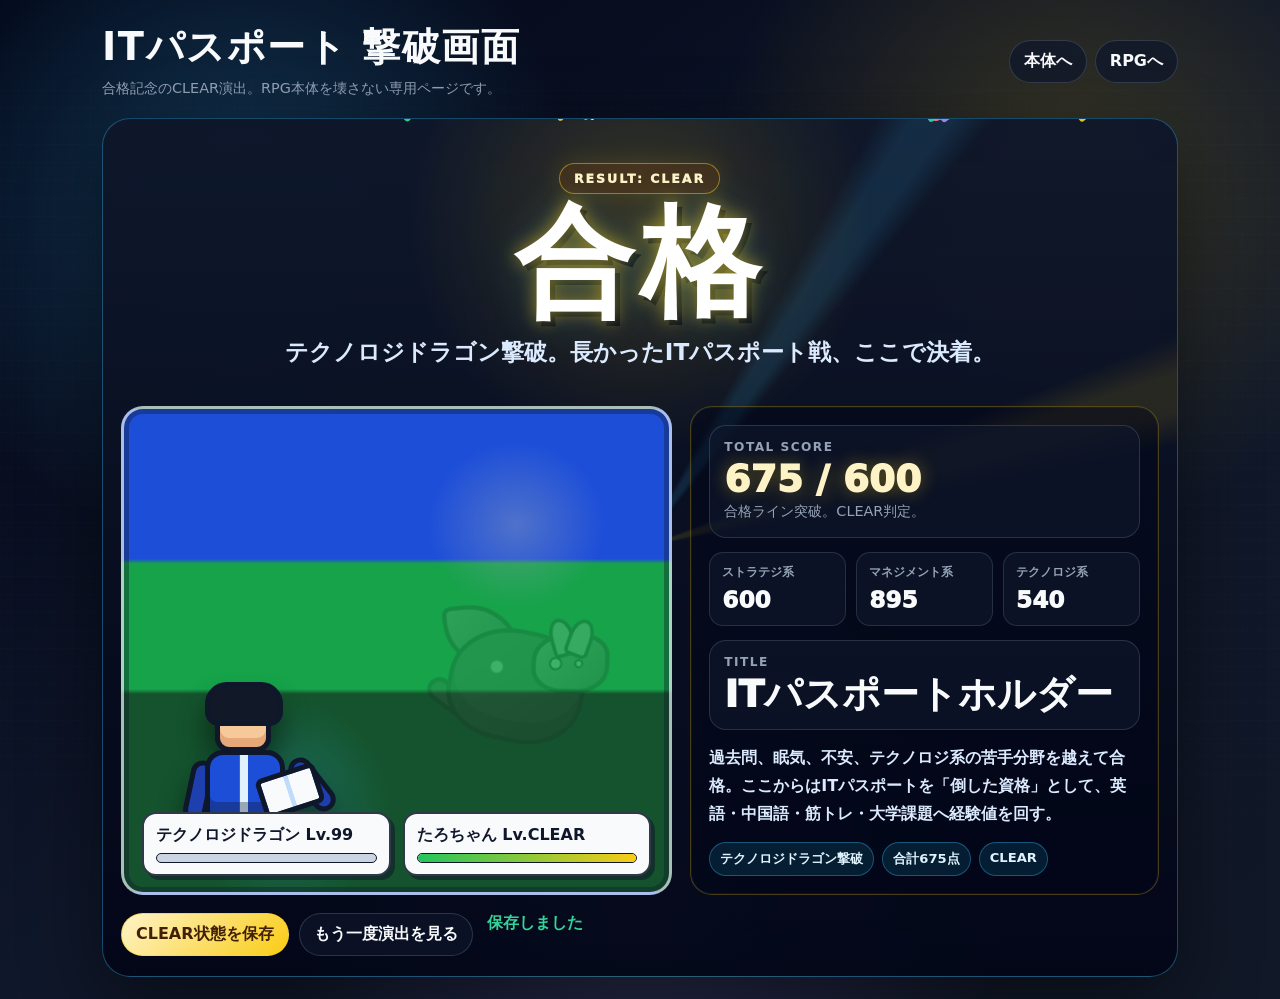
<file: it-passport-clear.html>
<!DOCTYPE html>
<html lang="ja">
<head>
  <meta charset="UTF-8" />
  <meta name="viewport" content="width=device-width, initial-scale=1.0" />
  <title>ITパスポート CLEAR</title>
  <style>
    :root {
      --bg: #050914;
      --panel: rgba(15, 23, 42, .88);
      --panel2: rgba(30, 41, 59, .9);
      --text: #f8fafc;
      --muted: #94a3b8;
      --line: rgba(148, 163, 184, .24);
      --accent: #38bdf8;
      --gold: #facc15;
      --ok: #34d399;
      --danger: #fb7185;
      --purple: #a78bfa;
      --radius: 22px;
      --shadow: 0 24px 80px rgba(0, 0, 0, .48);
    }

    * { box-sizing: border-box; }

    body {
      margin: 0;
      min-height: 100vh;
      overflow-x: hidden;
      color: var(--text);
      font-family: "Segoe UI", system-ui, -apple-system, BlinkMacSystemFont, sans-serif;
      background:
        radial-gradient(circle at 18% 20%, rgba(56, 189, 248, .24), transparent 26%),
        radial-gradient(circle at 83% 18%, rgba(250, 204, 21, .18), transparent 26%),
        radial-gradient(circle at 50% 88%, rgba(167, 139, 250, .18), transparent 34%),
        linear-gradient(145deg, #020617, #0f172a 52%, #111827);
    }

    body::before {
      content: "";
      position: fixed;
      inset: 0;
      pointer-events: none;
      background:
        linear-gradient(rgba(255,255,255,.035) 1px, transparent 1px),
        linear-gradient(90deg, rgba(255,255,255,.025) 1px, transparent 1px);
      background-size: 18px 18px;
      mask-image: linear-gradient(to bottom, transparent, black 12%, black 84%, transparent);
      opacity: .42;
    }

    .app {
      width: min(1120px, 100%);
      margin: 0 auto;
      padding: 22px;
      position: relative;
      z-index: 1;
    }

    header {
      display: flex;
      justify-content: space-between;
      align-items: center;
      gap: 14px;
      margin-bottom: 18px;
    }

    h1, h2, h3, p { margin-top: 0; }

    h1 {
      margin-bottom: 4px;
      font-size: clamp(1.45rem, 5vw, 2.4rem);
      letter-spacing: .04em;
    }

    .small {
      color: var(--muted);
      font-size: .9rem;
      line-height: 1.6;
    }

    .top-actions {
      display: flex;
      gap: 8px;
      flex-wrap: wrap;
      justify-content: flex-end;
    }

    a, button {
      border: 1px solid var(--line);
      border-radius: 999px;
      padding: 10px 14px;
      color: var(--text);
      background: rgba(15, 23, 42, .72);
      text-decoration: none;
      font: inherit;
      font-weight: 800;
      cursor: pointer;
    }

    a:hover, button:hover { border-color: var(--accent); }

    .hero {
      position: relative;
      overflow: hidden;
      border: 1px solid rgba(56, 189, 248, .36);
      border-radius: 28px;
      background:
        radial-gradient(circle at 50% 12%, rgba(250, 204, 21, .18), transparent 25%),
        linear-gradient(180deg, rgba(15, 23, 42, .96), rgba(2, 6, 23, .92));
      box-shadow: var(--shadow);
      min-height: 660px;
      isolation: isolate;
    }

    .hero::before {
      content: "";
      position: absolute;
      inset: -25%;
      z-index: -1;
      background:
        conic-gradient(from 0deg, transparent 0 8%, rgba(56, 189, 248, .22) 9% 10%, transparent 11% 19%, rgba(250, 204, 21, .2) 20% 21%, transparent 22% 34%);
      animation: rotateLight 14s linear infinite;
      opacity: .58;
    }

    .clear-banner {
      position: relative;
      padding: clamp(24px, 5vw, 44px) 20px 18px;
      text-align: center;
    }

    .kicker {
      display: inline-flex;
      align-items: center;
      gap: 8px;
      margin-bottom: 12px;
      padding: 7px 14px;
      border: 1px solid rgba(250, 204, 21, .48);
      border-radius: 999px;
      color: #fef3c7;
      background: rgba(113, 63, 18, .35);
      font-size: .78rem;
      font-weight: 1000;
      letter-spacing: .16em;
      text-transform: uppercase;
      box-shadow: 0 0 24px rgba(250, 204, 21, .14);
      animation: popIn .7s ease both;
    }

    .clear-title {
      margin: 0;
      color: #fff;
      font-size: clamp(2.5rem, 12vw, 7.5rem);
      font-weight: 1000;
      letter-spacing: .05em;
      line-height: .95;
      text-shadow:
        0 0 18px rgba(250, 204, 21, .58),
        0 0 44px rgba(56, 189, 248, .28),
        5px 5px 0 rgba(2, 6, 23, .95);
      animation: clearDrop .9s cubic-bezier(.19, 1, .22, 1) both .12s;
    }

    .subtitle {
      margin: 14px auto 0;
      max-width: 780px;
      color: #dbeafe;
      font-size: clamp(1rem, 3.5vw, 1.45rem);
      font-weight: 900;
      line-height: 1.55;
      animation: fadeUp .8s ease both .32s;
    }

    .battle-area {
      display: grid;
      grid-template-columns: minmax(0, 1fr) minmax(250px, .85fr);
      gap: 18px;
      align-items: stretch;
      padding: 18px;
    }

    .scene {
      position: relative;
      min-height: 360px;
      overflow: hidden;
      border: 3px solid rgba(226, 232, 240, .72);
      border-radius: 22px;
      background:
        radial-gradient(ellipse at 72% 24%, rgba(148, 163, 184, .42), transparent 16%),
        radial-gradient(ellipse at 30% 82%, rgba(56, 189, 248, .24), transparent 19%),
        linear-gradient(180deg, #1d4ed8 0 31%, #16a34a 32% 58%, #14532d 59% 100%);
      box-shadow: inset 0 0 0 5px rgba(15, 23, 42, .36);
    }

    .scene::after {
      content: "";
      position: absolute;
      inset: 0;
      background: radial-gradient(circle at 70% 40%, rgba(255,255,255,.9), transparent 4%, transparent 9%, rgba(255,255,255,.35) 10%, transparent 18%);
      opacity: 0;
      animation: finalFlash 2.4s ease-in-out both .9s;
    }

    .hero-back {
      position: absolute;
      left: 9%;
      bottom: 40px;
      width: 140px;
      height: 170px;
      filter: drop-shadow(0 20px 14px rgba(0,0,0,.44));
      animation: heroWin 1.2s ease-in-out infinite alternate .9s;
    }

    .hero-head {
      position: absolute;
      left: 42px;
      top: 22px;
      width: 56px;
      height: 48px;
      border: 5px solid #0f172a;
      border-radius: 18px 18px 14px 14px;
      background: #f6c99b;
      box-shadow: inset 0 -9px 0 #e6a878;
      z-index: 3;
    }

    .hero-hair {
      position: absolute;
      left: 32px;
      top: 0;
      width: 78px;
      height: 44px;
      border: 5px solid #0f172a;
      border-radius: 22px 22px 14px 14px;
      background: #111827;
      z-index: 4;
    }

    .hero-body {
      position: absolute;
      left: 32px;
      top: 68px;
      width: 80px;
      height: 72px;
      border: 5px solid #0f172a;
      border-radius: 18px 18px 12px 12px;
      background: linear-gradient(90deg, #1d4ed8 0 42%, #e0f2fe 43% 54%, #1d4ed8 55%);
      box-shadow: inset 0 -15px 0 rgba(15, 23, 42, .34);
      z-index: 2;
    }

    .hero-arm {
      position: absolute;
      top: 78px;
      width: 24px;
      height: 62px;
      border: 5px solid #0f172a;
      border-radius: 16px;
      background: #1e40af;
      z-index: 1;
    }

    .hero-arm.left { left: 14px; transform: rotate(12deg); }
    .hero-arm.right { right: 8px; transform: rotate(-38deg); transform-origin: top center; }

    .hero-book {
      position: absolute;
      right: -8px;
      top: 88px;
      width: 62px;
      height: 42px;
      border: 5px solid #0f172a;
      border-radius: 7px;
      background: linear-gradient(90deg, #f8fafc 0 45%, #bfdbfe 46% 54%, #f8fafc 55%);
      transform: rotate(-18deg);
      z-index: 5;
    }

    .enemy {
      position: absolute;
      right: 8%;
      top: 54px;
      width: min(47%, 300px);
      height: 245px;
      transform-origin: center bottom;
      animation: enemyDefeat 2.1s cubic-bezier(.19, 1, .22, 1) both .65s;
      filter: drop-shadow(0 20px 18px rgba(0,0,0,.55));
    }

    .dragon-body {
      position: absolute;
      inset: 52px 30px 36px 36px;
      border: 6px solid #0f172a;
      border-radius: 48% 42% 44% 40%;
      background:
        radial-gradient(circle at 32% 36%, #e0f2fe 0 5%, transparent 6%),
        linear-gradient(135deg, #0e7490, #1d4ed8 50%, #312e81);
      box-shadow: inset 0 -24px 0 rgba(2,6,23,.25);
    }

    .dragon-head {
      position: absolute;
      right: 4px;
      top: 42px;
      width: 108px;
      height: 84px;
      border: 6px solid #0f172a;
      border-radius: 48% 35% 44% 38%;
      background: linear-gradient(135deg, #38bdf8, #1d4ed8);
      transform: rotate(-10deg);
    }

    .dragon-head::before,
    .dragon-head::after {
      content: "";
      position: absolute;
      top: -26px;
      width: 24px;
      height: 44px;
      border: 5px solid #0f172a;
      border-radius: 50% 50% 8px 8px;
      background: #facc15;
    }

    .dragon-head::before { left: 18px; transform: rotate(-18deg); }
    .dragon-head::after { right: 18px; transform: rotate(18deg); }

    .dragon-eye {
      position: absolute;
      right: 30px;
      top: 30px;
      width: 13px;
      height: 13px;
      border: 3px solid #0f172a;
      border-radius: 50%;
      background: #fef2f2;
      box-shadow: -32px 1px 0 #fef2f2, -32px 1px 0 3px #0f172a;
    }

    .dragon-wing {
      position: absolute;
      left: 18px;
      top: 28px;
      width: 104px;
      height: 92px;
      border: 6px solid #0f172a;
      border-radius: 12px 72px 12px 72px;
      background: linear-gradient(135deg, #a78bfa, #1d4ed8);
      transform: rotate(-18deg);
      opacity: .95;
    }

    .dragon-tail {
      position: absolute;
      left: 8px;
      bottom: 58px;
      width: 94px;
      height: 34px;
      border: 6px solid #0f172a;
      border-radius: 999px 10px 10px 999px;
      background: #1d4ed8;
      transform: rotate(24deg);
    }

    .damage {
      position: absolute;
      right: 28%;
      top: 64px;
      z-index: 8;
      color: #fef3c7;
      font-size: clamp(2rem, 8vw, 4.4rem);
      font-weight: 1000;
      text-shadow: 0 0 18px #facc15, 4px 4px 0 #7f1d1d;
      animation: damagePop 1.35s ease both .45s;
    }

    .slash {
      position: absolute;
      right: 11%;
      top: 105px;
      z-index: 7;
      width: 280px;
      max-width: 52%;
      height: 20px;
      border-radius: 999px;
      background: linear-gradient(90deg, transparent, #fff, #38bdf8, transparent);
      box-shadow: 0 0 22px #38bdf8, 0 0 48px rgba(250, 204, 21, .52);
      transform: rotate(-22deg) scaleX(0);
      animation: slashHit .55s ease-out both .28s;
    }

    .hud {
      position: absolute;
      left: 18px;
      right: 18px;
      bottom: 16px;
      display: grid;
      grid-template-columns: 1fr 1fr;
      gap: 12px;
    }

    .hud-card {
      padding: 11px 12px;
      border: 2px solid rgba(15, 23, 42, .85);
      border-radius: 14px;
      color: #0f172a;
      background: #f8fafc;
      box-shadow: 4px 4px 0 rgba(15, 23, 42, .55);
      font-weight: 900;
    }

    .hpbar {
      height: 10px;
      overflow: hidden;
      margin-top: 7px;
      border: 1px solid #0f172a;
      border-radius: 999px;
      background: #cbd5e1;
    }

    .hpbar > span {
      display: block;
      height: 100%;
      border-radius: inherit;
      background: linear-gradient(90deg, #22c55e, #facc15);
    }

    .enemy-hp > span { animation: hpZero 1.2s ease-out both .55s; }
    .hero-hp > span { width: 100%; }

    .result-panel {
      display: grid;
      gap: 14px;
      align-content: start;
      padding: 18px;
      border: 1px solid rgba(250, 204, 21, .28);
      border-radius: 22px;
      background: rgba(2, 6, 23, .46);
      box-shadow: inset 0 0 0 1px rgba(255,255,255,.04);
      animation: fadeUp .8s ease both .5s;
    }

    .result-card {
      padding: 14px;
      border: 1px solid rgba(148, 163, 184, .22);
      border-radius: 17px;
      background: rgba(15, 23, 42, .7);
    }

    .result-label {
      color: var(--muted);
      font-size: .76rem;
      font-weight: 900;
      letter-spacing: .12em;
      text-transform: uppercase;
    }

    .result-value {
      margin-top: 5px;
      font-size: clamp(1.35rem, 4vw, 2.35rem);
      font-weight: 1000;
      line-height: 1.1;
    }

    .score-main {
      color: #fef3c7;
      text-shadow: 0 0 18px rgba(250, 204, 21, .35);
    }

    .score-grid {
      display: grid;
      grid-template-columns: repeat(3, 1fr);
      gap: 10px;
    }

    .score-box {
      min-width: 0;
      padding: 12px;
      border: 1px solid rgba(148, 163, 184, .2);
      border-radius: 14px;
      background: rgba(15, 23, 42, .7);
    }

    .score-name {
      color: var(--muted);
      font-size: .72rem;
      font-weight: 900;
      line-height: 1.35;
    }

    .score-number {
      margin-top: 5px;
      font-size: 1.45rem;
      font-weight: 1000;
    }

    .message {
      margin: 0;
      color: #dbeafe;
      line-height: 1.75;
      font-weight: 700;
    }

    .badge-row {
      display: flex;
      gap: 8px;
      flex-wrap: wrap;
    }

    .badge {
      padding: 7px 10px;
      border: 1px solid rgba(56, 189, 248, .36);
      border-radius: 999px;
      color: #e0f2fe;
      background: rgba(14, 116, 144, .22);
      font-size: .82rem;
      font-weight: 900;
    }

    .action-row {
      display: flex;
      gap: 10px;
      flex-wrap: wrap;
      padding: 0 18px 20px;
    }

    .primary {
      border-color: rgba(250, 204, 21, .5);
      color: #422006;
      background: linear-gradient(135deg, #fef3c7, #facc15);
    }

    .confetti {
      position: absolute;
      inset: 0;
      overflow: hidden;
      pointer-events: none;
    }

    .confetti span {
      position: absolute;
      top: -20px;
      left: var(--x);
      width: var(--s);
      height: calc(var(--s) * 1.6);
      border-radius: 3px;
      background: var(--c);
      opacity: .95;
      transform: rotate(var(--r));
      animation: confettiFall var(--t) linear infinite;
      animation-delay: var(--d);
    }

    .saved {
      display: none;
      margin-left: 4px;
      color: var(--ok);
      font-weight: 900;
    }

    .saved.show { display: inline; }

    @keyframes rotateLight { to { transform: rotate(1turn); } }
    @keyframes popIn { from { opacity: 0; transform: scale(.8); } to { opacity: 1; transform: scale(1); } }
    @keyframes clearDrop { from { opacity: 0; transform: translateY(-28px) scale(.92); } to { opacity: 1; transform: translateY(0) scale(1); } }
    @keyframes fadeUp { from { opacity: 0; transform: translateY(18px); } to { opacity: 1; transform: translateY(0); } }
    @keyframes finalFlash { 0%, 100% { opacity: 0; } 35% { opacity: .85; } }
    @keyframes heroWin { from { transform: translateY(0); } to { transform: translateY(-8px); } }
    @keyframes slashHit { 0% { opacity: 0; transform: rotate(-22deg) translateX(-80px) scaleX(0); } 45% { opacity: 1; transform: rotate(-22deg) translateX(0) scaleX(1); } 100% { opacity: 0; transform: rotate(-22deg) translateX(80px) scaleX(.2); } }
    @keyframes damagePop { 0% { opacity: 0; transform: translateY(28px) scale(.6) rotate(-8deg); } 30% { opacity: 1; transform: translateY(0) scale(1.1) rotate(2deg); } 100% { opacity: 0; transform: translateY(-44px) scale(.95) rotate(-4deg); } }
    @keyframes enemyDefeat { 0% { opacity: 1; transform: translateY(0) rotate(0) scale(1); filter: brightness(1) drop-shadow(0 20px 18px rgba(0,0,0,.55)); } 42% { opacity: 1; transform: translateY(0) rotate(-3deg) scale(1.04); filter: brightness(2) drop-shadow(0 0 28px rgba(250,204,21,.72)); } 100% { opacity: .18; transform: translateY(58px) rotate(12deg) scale(.72); filter: grayscale(1) blur(1px); } }
    @keyframes hpZero { 0% { width: 100%; } 48% { width: 21%; background: linear-gradient(90deg, #facc15, #fb7185); } 100% { width: 0%; background: #fb7185; } }
    @keyframes confettiFall { from { transform: translateY(-30px) rotate(var(--r)); } to { transform: translateY(760px) rotate(calc(var(--r) + 720deg)); } }

    @media (max-width: 820px) {
      .app { padding: 14px; }
      header { align-items: flex-start; flex-direction: column; }
      .top-actions { justify-content: flex-start; }
      .hero { min-height: 0; }
      .battle-area { grid-template-columns: 1fr; padding: 12px; }
      .scene { min-height: 320px; }
      .enemy { right: 2%; width: 60%; }
      .hero-back { left: 4%; width: 124px; transform: scale(.9); transform-origin: left bottom; }
      .hud { grid-template-columns: 1fr; left: 10px; right: 10px; }
      .score-grid { grid-template-columns: 1fr; }
      .action-row { padding: 0 12px 14px; }
      a, button { width: 100%; text-align: center; }
    }
  </style>
</head>
<body>
  <div class="app">
    <header>
      <div>
        <h1>ITパスポート 撃破画面</h1>
        <div class="small">合格記念のCLEAR演出。RPG本体を壊さない専用ページです。</div>
      </div>
      <div class="top-actions">
        <a href="index.html">本体へ</a>
        <a href="rpg.html">RPGへ</a>
      </div>
    </header>

    <main class="hero" aria-label="ITパスポート合格記念画面">
      <div class="confetti" id="confetti" aria-hidden="true"></div>

      <section class="clear-banner">
        <div class="kicker">RESULT: CLEAR</div>
        <h2 class="clear-title">合格</h2>
        <p class="subtitle">テクノロジドラゴン撃破。長かったITパスポート戦、ここで決着。</p>
      </section>

      <section class="battle-area">
        <div class="scene">
          <div class="slash"></div>
          <div class="damage">675</div>

          <div class="enemy" aria-hidden="true">
            <div class="dragon-wing"></div>
            <div class="dragon-tail"></div>
            <div class="dragon-body"></div>
            <div class="dragon-head"><div class="dragon-eye"></div></div>
          </div>

          <div class="hero-back" aria-hidden="true">
            <div class="hero-hair"></div>
            <div class="hero-head"></div>
            <div class="hero-body"></div>
            <div class="hero-arm left"></div>
            <div class="hero-arm right"></div>
            <div class="hero-book"></div>
          </div>

          <div class="hud">
            <div class="hud-card">
              テクノロジドラゴン Lv.99
              <div class="hpbar enemy-hp"><span></span></div>
            </div>
            <div class="hud-card">
              たろちゃん Lv.CLEAR
              <div class="hpbar hero-hp"><span></span></div>
            </div>
          </div>
        </div>

        <aside class="result-panel">
          <div class="result-card">
            <div class="result-label">Total Score</div>
            <div class="result-value score-main">675 / 600</div>
            <div class="small">合格ライン突破。CLEAR判定。</div>
          </div>

          <div class="score-grid">
            <div class="score-box">
              <div class="score-name">ストラテジ系</div>
              <div class="score-number">600</div>
            </div>
            <div class="score-box">
              <div class="score-name">マネジメント系</div>
              <div class="score-number">895</div>
            </div>
            <div class="score-box">
              <div class="score-name">テクノロジ系</div>
              <div class="score-number">540</div>
            </div>
          </div>

          <div class="result-card">
            <div class="result-label">Title</div>
            <div class="result-value">ITパスポートホルダー</div>
          </div>

          <p class="message">
            過去問、眠気、不安、テクノロジ系の苦手分野を越えて合格。ここからはITパスポートを「倒した資格」として、英語・中国語・筋トレ・大学課題へ経験値を回す。
          </p>

          <div class="badge-row">
            <span class="badge">テクノロジドラゴン撃破</span>
            <span class="badge">合計675点</span>
            <span class="badge">CLEAR</span>
          </div>
        </aside>
      </section>

      <div class="action-row">
        <button class="primary" id="saveClear">CLEAR状態を保存</button>
        <button id="replay">もう一度演出を見る</button>
        <span class="saved" id="savedLabel">保存しました</span>
      </div>
    </main>
  </div>

  <script>
    const clearData = {
      passed: true,
      exam: "ITパスポート",
      boss: "テクノロジドラゴン",
      score: 675,
      passLine: 600,
      strategy: 600,
      management: 895,
      technology: 540,
      title: "ITパスポートホルダー",
      clearDate: "2026-07-08"
    };

    function saveClearData() {
      localStorage.setItem("itPassportClear", JSON.stringify(clearData));
      const label = document.getElementById("savedLabel");
      label.classList.add("show");
      setTimeout(() => label.classList.remove("show"), 2200);
    }

    function buildConfetti() {
      const confetti = document.getElementById("confetti");
      confetti.innerHTML = "";
      const colors = ["#38bdf8", "#facc15", "#34d399", "#fb7185", "#a78bfa", "#f8fafc"];
      for (let i = 0; i < 74; i += 1) {
        const piece = document.createElement("span");
        piece.style.setProperty("--x", `${Math.random() * 100}%`);
        piece.style.setProperty("--s", `${6 + Math.random() * 8}px`);
        piece.style.setProperty("--c", colors[i % colors.length]);
        piece.style.setProperty("--r", `${Math.random() * 360}deg`);
        piece.style.setProperty("--t", `${3.2 + Math.random() * 3.5}s`);
        piece.style.setProperty("--d", `${Math.random() * 2.2}s`);
        confetti.appendChild(piece);
      }
    }

    function replay() {
      buildConfetti();
      document.querySelectorAll(".clear-title, .subtitle, .kicker, .result-panel, .enemy, .damage, .slash, .enemy-hp > span").forEach((el) => {
        const clone = el.cloneNode(true);
        el.parentNode.replaceChild(clone, el);
      });
    }

    document.getElementById("saveClear").addEventListener("click", saveClearData);
    document.getElementById("replay").addEventListener("click", replay);

    buildConfetti();
    saveClearData();
  </script>
</body>
</html>
</file>
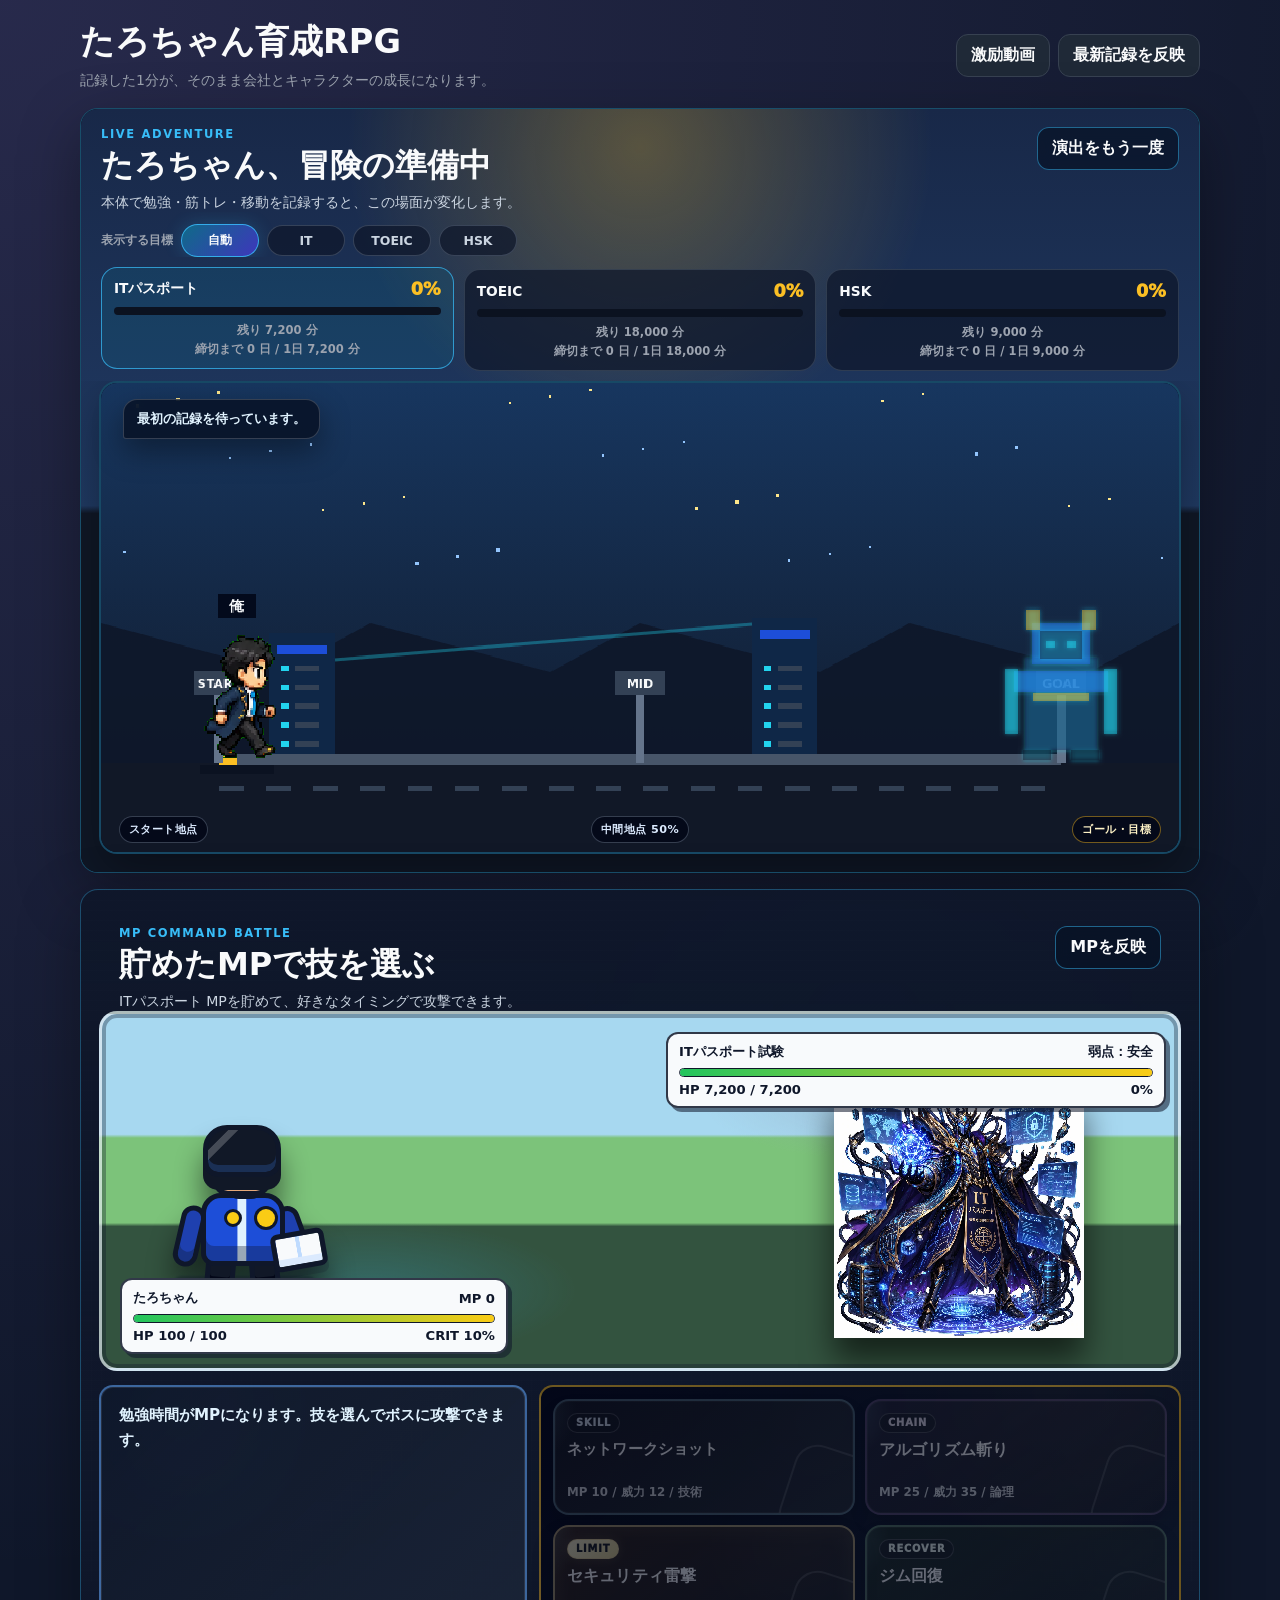
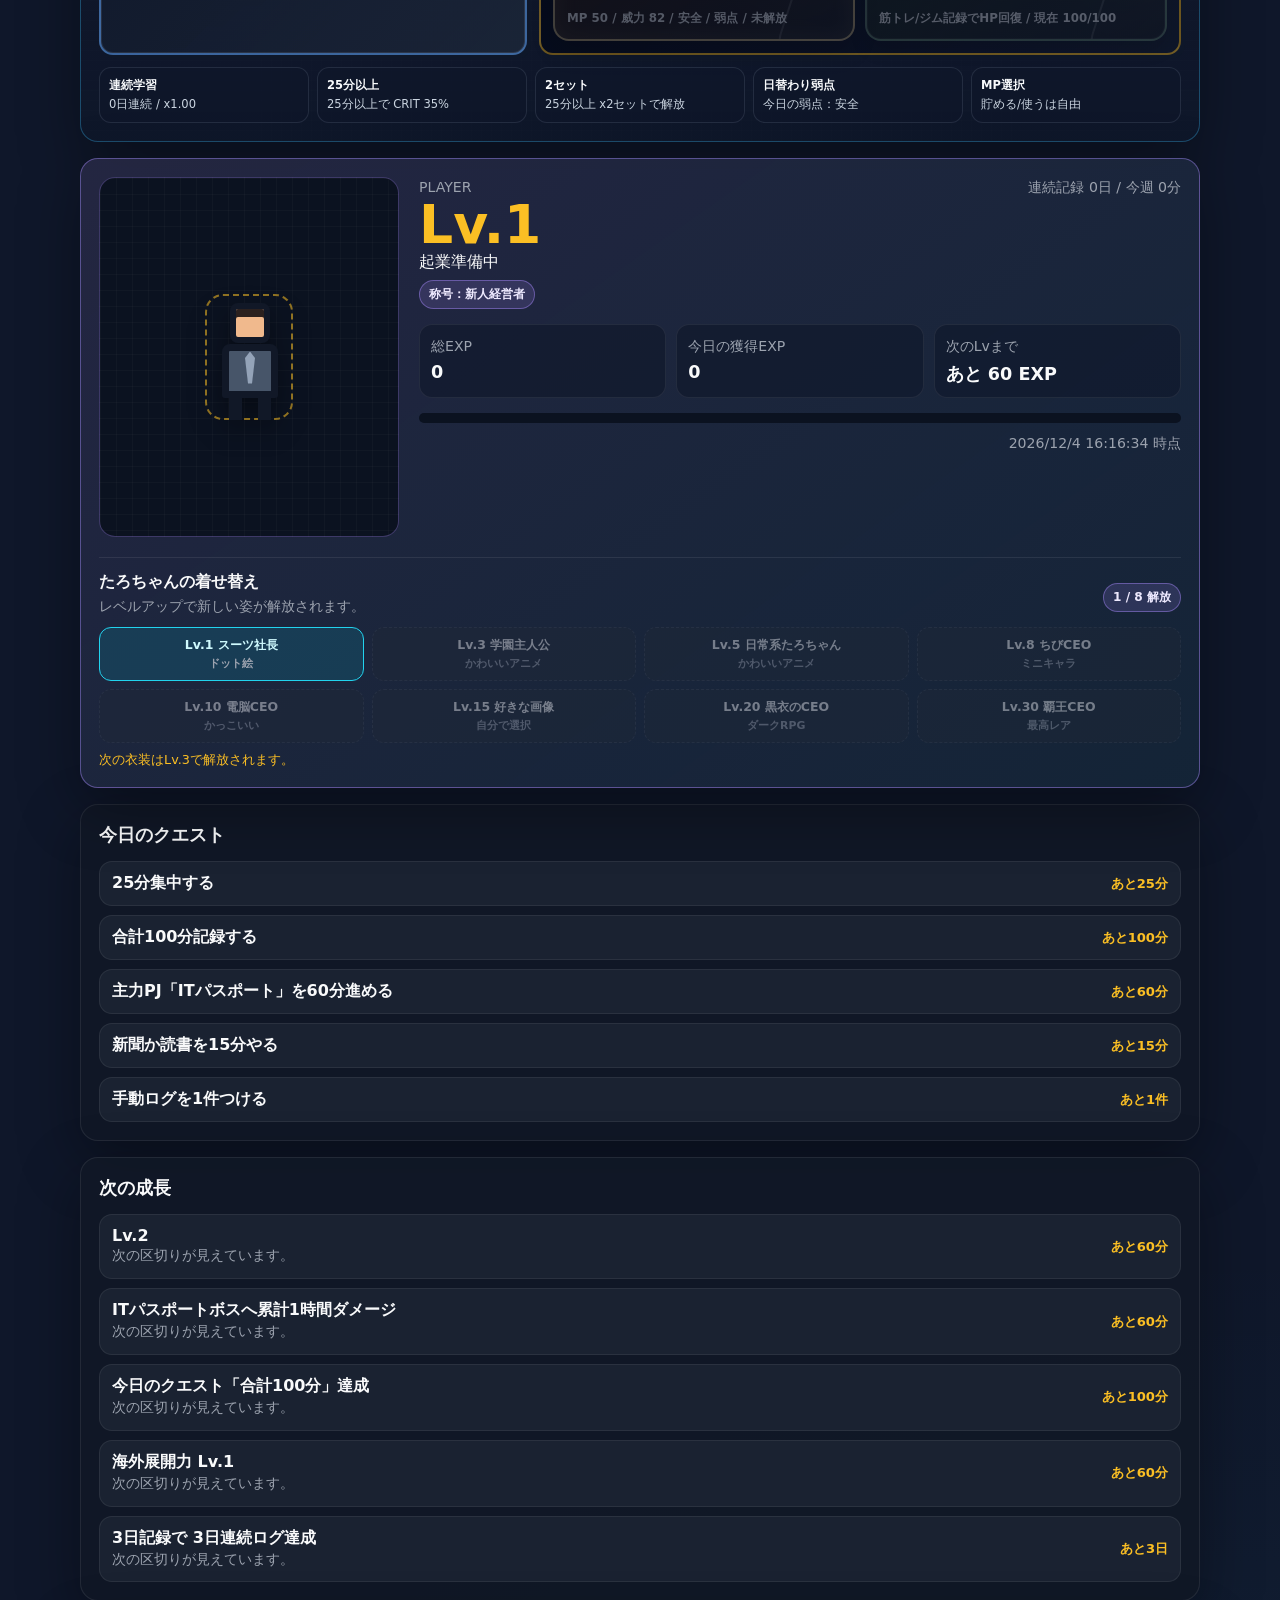
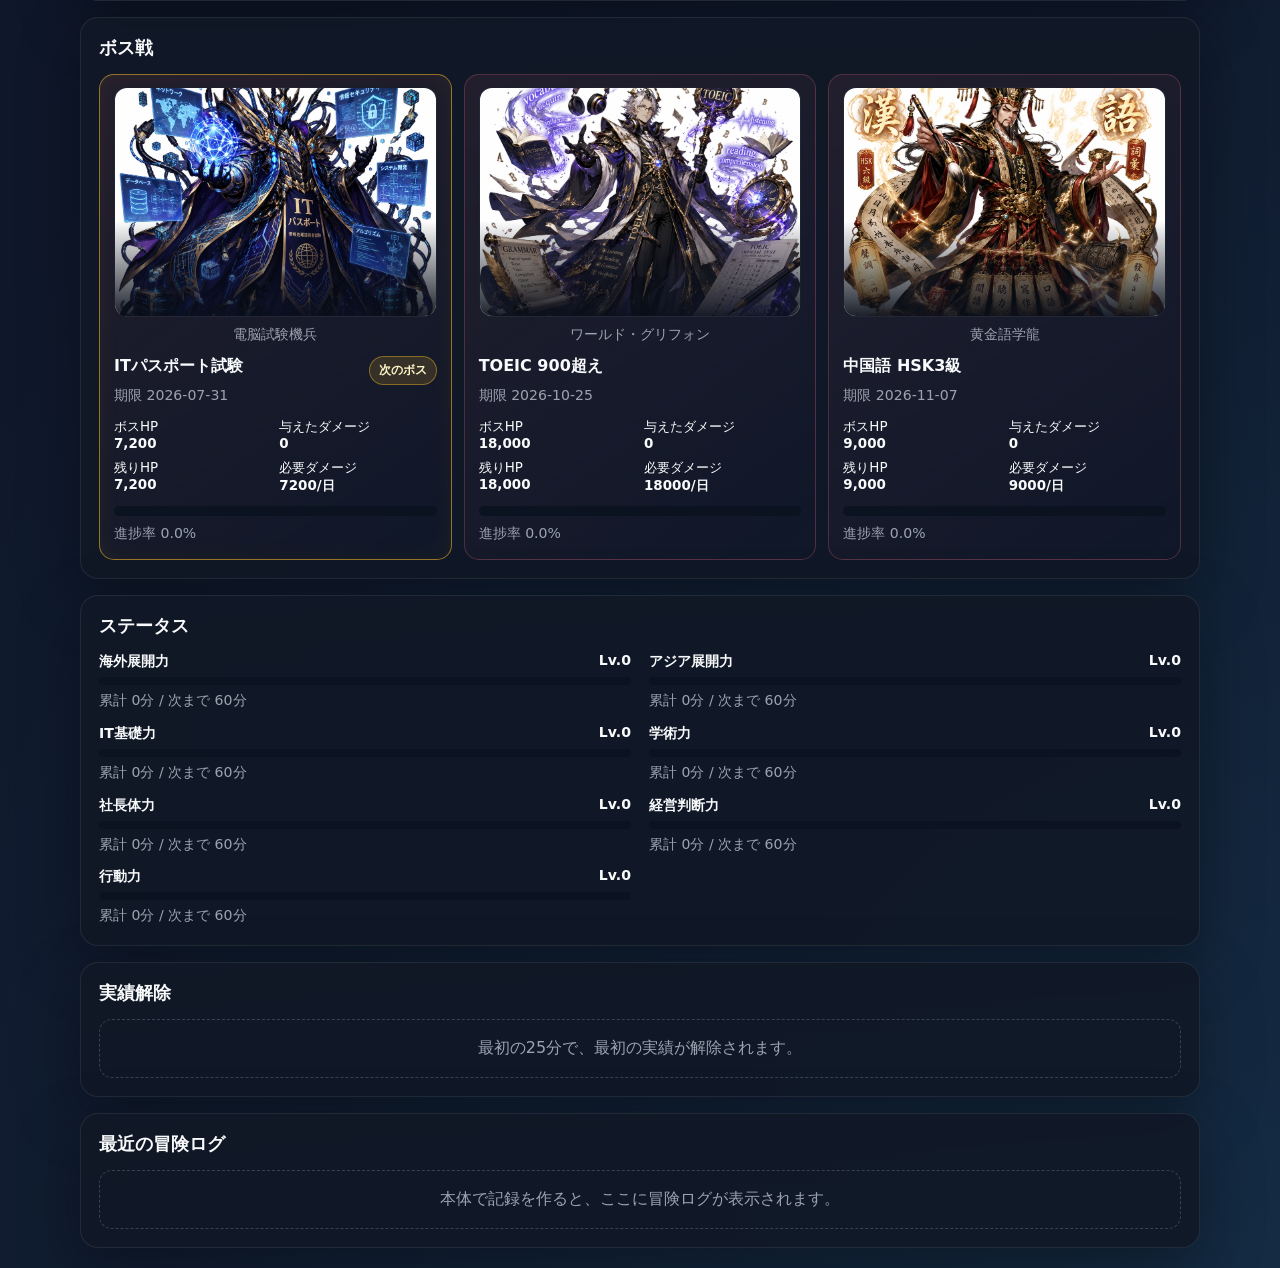
<file: rpg.html>
<!DOCTYPE html>
<html lang="ja">
<head>
  <meta charset="UTF-8" />
  <meta name="viewport" content="width=device-width, initial-scale=1.0" />
  <title>たろちゃん育成RPG</title>
  <style>
    :root {
      --bg: #0f172a;
      --panel: #111827;
      --panel2: #1f2937;
      --text: #f9fafb;
      --muted: #9ca3af;
      --line: #374151;
      --accent: #38bdf8;
      --ok: #34d399;
      --warn: #fbbf24;
      --danger: #fb7185;
      --purple: #a78bfa;
      --radius: 18px;
      --shadow: 0 20px 60px rgba(0, 0, 0, .35);
    }

    * { box-sizing: border-box; }

    body {
      margin: 0;
      min-height: 100vh;
      overflow-x: hidden;
      padding: 20px;
      color: var(--text);
      font-family: "Segoe UI", system-ui, -apple-system, BlinkMacSystemFont, sans-serif;
      background:
        radial-gradient(circle at top left, rgba(167, 139, 250, .16), transparent 34%),
        radial-gradient(circle at bottom right, rgba(56, 189, 248, .12), transparent 35%),
        var(--bg);
    }

    button {
      border: 1px solid var(--line);
      border-radius: 12px;
      padding: 10px 14px;
      color: var(--text);
      background: var(--panel2);
      font: inherit;
      font-weight: 700;
      cursor: pointer;
    }

    button:hover { border-color: var(--accent); }

    .app {
      width: min(1120px, 100%);
      margin: 0 auto;
    }

    header {
      display: flex;
      align-items: center;
      justify-content: space-between;
      gap: 14px;
      margin-bottom: 16px;
    }

    .header-actions {
      display: flex;
      gap: 8px;
      flex-wrap: wrap;
      justify-content: flex-end;
    }

    h1, h2, h3, p { margin-top: 0; }
    h1 { margin-bottom: 5px; font-size: clamp(1.5rem, 4vw, 2.1rem); }
    h2 { margin-bottom: 14px; font-size: 1.12rem; }
    h3 { margin-bottom: 8px; font-size: 1rem; }
    .small { color: var(--muted); font-size: .88rem; line-height: 1.55; }

    .stack {
      display: grid;
      gap: 16px;
    }

    .panel {
      min-width: 0;
      padding: 18px;
      overflow: hidden;
      border: 1px solid rgba(255, 255, 255, .08);
      border-radius: var(--radius);
      background: rgba(17, 24, 39, .92);
      box-shadow: var(--shadow);
    }

    .live-adventure {
      position: relative;
      min-height: 500px;
      padding: 0;
      isolation: isolate;
      overflow: hidden;
      border-color: rgba(56, 189, 248, .38);
      background: #050914;
    }

    .live-adventure::before {
      content: "";
      position: absolute;
      z-index: -1;
      inset: 0;
      background:
        radial-gradient(circle at 18% 35%, rgba(56, 189, 248, .22), transparent 31%),
        radial-gradient(circle at 82% 34%, rgba(251, 113, 133, .18), transparent 34%),
        linear-gradient(135deg, #081226, #111827 50%, #160b1c);
    }

    .live-adventure.mode-training::before {
      background:
        radial-gradient(circle at 22% 35%, rgba(251, 113, 133, .25), transparent 32%),
        linear-gradient(145deg, #170b0d, #111827 58%, #23120a);
    }

    .live-adventure.mode-walking::before {
      background:
        radial-gradient(circle at 50% 5%, rgba(251, 191, 36, .28), transparent 32%),
        linear-gradient(#182848, #203a63 52%, #101827 53%);
    }

    .live-head {
      position: relative;
      z-index: 8;
      display: flex;
      align-items: flex-start;
      justify-content: space-between;
      gap: 14px;
      padding: 18px 20px 0;
    }

    .live-kicker {
      color: var(--accent);
      font-size: .72rem;
      font-weight: 900;
      letter-spacing: .14em;
    }

    .live-title {
      margin-top: 3px;
      font-size: clamp(1.25rem, 3vw, 2rem);
      font-weight: 900;
    }

    .live-status {
      max-width: 470px;
      margin-top: 5px;
      color: #cbd5e1;
      font-size: .88rem;
    }

    .replay-button {
      flex: 0 0 auto;
      border-color: rgba(56, 189, 248, .48);
      background: rgba(8, 18, 38, .72);
      backdrop-filter: blur(8px);
    }

    .boss-switcher {
      position: relative;
      z-index: 9;
      display: flex;
      align-items: center;
      gap: 8px;
      padding: 12px 20px 0;
      overflow-x: auto;
      scrollbar-width: thin;
    }

    .boss-switch-label {
      flex: 0 0 auto;
      color: var(--muted);
      font-size: .75rem;
      font-weight: 800;
    }

    .boss-switcher button {
      flex: 0 0 auto;
      min-width: 78px;
      padding: 7px 12px;
      border-color: rgba(148, 163, 184, .28);
      border-radius: 999px;
      color: #cbd5e1;
      background: rgba(15, 23, 42, .72);
      font-size: .78rem;
    }

    .boss-switcher button.active {
      border-color: rgba(56, 189, 248, .85);
      color: #f8fafc;
      background: linear-gradient(135deg, rgba(14, 116, 144, .88), rgba(67, 56, 202, .88));
      box-shadow: 0 0 18px rgba(56, 189, 248, .2);
    }

    .goal-dashboard {
      position: relative;
      z-index: 9;
      display: grid;
      grid-template-columns: repeat(3, minmax(0, 1fr));
      gap: 10px;
      padding: 12px 20px 0;
    }

    .goal-card {
      border: 1px solid rgba(148, 163, 184, .22);
      border-radius: 16px;
      padding: 11px 12px;
      background: rgba(15, 23, 42, .72);
      cursor: pointer;
      transition: transform .16s ease, border-color .16s ease, background .16s ease;
    }

    .goal-card:hover,
    .goal-card.active {
      transform: translateY(-2px);
      border-color: rgba(56, 189, 248, .72);
      background: rgba(14, 116, 144, .2);
    }

    .goal-card-title {
      display: flex;
      align-items: center;
      justify-content: space-between;
      gap: 8px;
      margin-bottom: 8px;
      color: #f8fafc;
      font-size: .86rem;
      font-weight: 900;
    }

    .goal-card-percent {
      color: #fbbf24;
      font-size: 1.1rem;
      font-weight: 1000;
    }

    .goal-card-meta {
      display: grid;
      gap: 4px;
      color: var(--muted);
      font-size: .72rem;
    }

    .goal-card .bar {
      height: 8px;
      margin-bottom: 8px;
    }

    .battle-stage {
      position: relative;
      min-height: 420px;
      overflow: hidden;
    }

    .canvas-stage {
      margin-top: 10px;
      min-height: 0;
      padding: 0 18px 18px;
    }

    .canvas-stage::after {
      display: none;
    }

    #adventureCanvas {
      display: block;
      width: 100%;
      height: auto;
      aspect-ratio: 16 / 7;
      border: 2px solid rgba(56, 189, 248, .32);
      border-radius: 18px;
      background: #07111f;
      box-shadow:
        inset 0 0 0 4px rgba(2, 6, 23, .62),
        0 18px 48px rgba(0, 0, 0, .35);
      image-rendering: pixelated;
      image-rendering: crisp-edges;
    }

    .canvas-route {
      position: absolute;
      z-index: 6;
      left: 38px;
      right: 38px;
      bottom: 29px;
      display: grid;
      grid-template-columns: 1fr 1fr 1fr;
      align-items: center;
      pointer-events: none;
    }

    .canvas-route span {
      justify-self: start;
      padding: 5px 9px;
      border: 1px solid rgba(148, 163, 184, .34);
      border-radius: 999px;
      color: #dbeafe;
      background: rgba(2, 6, 23, .78);
      font-size: .7rem;
      font-weight: 900;
      letter-spacing: .04em;
      backdrop-filter: blur(5px);
    }

    .canvas-route span:nth-child(2) {
      justify-self: center;
    }

    .canvas-route span:last-child {
      justify-self: end;
      color: #fef3c7;
      border-color: rgba(251, 191, 36, .45);
    }

    .canvas-stage .boss-hud {
      z-index: 7;
      top: 18px;
      right: 40px;
      width: min(39%, 370px);
    }

    .canvas-stage .action-bubble {
      z-index: 7;
      left: 42px;
      top: 18px;
      max-width: 34%;
    }

    .command-battle {
      position: relative;
      overflow: hidden;
      border-color: rgba(56, 189, 248, .32);
      background:
        linear-gradient(180deg, rgba(15, 23, 42, .98), rgba(15, 23, 42, .82)),
        radial-gradient(circle at 70% 16%, rgba(56, 189, 248, .18), transparent 35%);
    }

    .command-battle::before {
      content: "";
      position: absolute;
      inset: 0;
      pointer-events: none;
      background:
        linear-gradient(rgba(255,255,255,.035) 1px, transparent 1px),
        linear-gradient(90deg, rgba(255,255,255,.025) 1px, transparent 1px);
      background-size: 10px 10px;
      opacity: .22;
      image-rendering: pixelated;
    }

    .command-scene {
      position: relative;
      z-index: 1;
      min-height: 360px;
      overflow: hidden;
      border: 3px solid rgba(226, 232, 240, .7);
      border-radius: 18px;
      background:
        radial-gradient(ellipse at 72% 24%, rgba(148, 163, 184, .42), transparent 16%),
        radial-gradient(ellipse at 25% 78%, rgba(56, 189, 248, .22), transparent 18%),
        linear-gradient(180deg, #a7d8f0 0 34%, #7cc37a 35% 59%, #33533f 60% 100%);
      box-shadow: inset 0 0 0 4px rgba(15, 23, 42, .34);
    }

    .enemy-side,
    .hero-side {
      position: absolute;
      border: 0;
      background: transparent;
    }

    .enemy-side {
      top: 18px;
      right: 12px;
      width: min(56%, 500px);
      height: 260px;
      padding: 0;
    }

    .enemy-hud,
    .hero-hud {
      position: relative;
      z-index: 2;
      padding: 9px 11px;
      border: 2px solid rgba(15, 23, 42, .85);
      border-radius: 12px;
      background: #f8fafc;
      color: #0f172a;
      box-shadow: 4px 4px 0 rgba(15, 23, 42, .55);
      font-weight: 900;
    }

    .enemy-hud-line,
    .hero-hud-line {
      display: flex;
      justify-content: space-between;
      gap: 10px;
      align-items: center;
      font-size: .82rem;
    }

    .pixel-hp {
      height: 9px;
      margin-top: 7px;
      overflow: hidden;
      border: 1px solid #0f172a;
      border-radius: 999px;
      background: #cbd5e1;
    }

    .pixel-hp > div {
      height: 100%;
      width: 100%;
      background: linear-gradient(90deg, #22c55e, #facc15);
      transition: width .45s ease;
    }

    .enemy-sprite-wrap {
      position: absolute;
      right: -8px;
      top: 56px;
      display: grid;
      place-items: center;
      width: min(92%, 430px);
      height: 220px;
    }

    .enemy-sprite {
      max-width: 100%;
      max-height: 250px;
      object-fit: contain;
      filter: drop-shadow(0 22px 16px rgba(0,0,0,.58));
      image-rendering: pixelated;
    }

    .hero-side {
      left: 18px;
      bottom: 14px;
      width: min(49%, 400px);
      height: 230px;
      padding: 0;
    }

    .hero-back {
      position: absolute;
      left: 8%;
      bottom: 52px;
      width: 182px;
      height: 182px;
      filter: drop-shadow(0 22px 14px rgba(0,0,0,.48));
      image-rendering: pixelated;
    }

    .hero-back::before {
      content: "";
      position: absolute;
      left: 20px;
      right: 16px;
      bottom: 6px;
      height: 20px;
      border-radius: 999px;
      background: rgba(15, 23, 42, .36);
      filter: blur(1px);
    }

    .hero-back::after {
      content: "";
      position: absolute;
      left: 71px;
      top: 57px;
      width: 36px;
      height: 18px;
      border: 4px solid #0f172a;
      border-top: 0;
      border-radius: 0 0 16px 16px;
      background: #f6c99b;
      z-index: 3;
    }

    .hero-hair {
      position: absolute;
      left: 51px;
      top: 5px;
      width: 78px;
      height: 52px;
      border: 5px solid #0f172a;
      border-radius: 24px 24px 15px 15px;
      background:
        linear-gradient(135deg, transparent 0 18%, rgba(255,255,255,.22) 19% 27%, transparent 28%),
        #111827;
      box-shadow: 0 13px 0 #111827, inset 0 -7px 0 rgba(59, 130, 246, .22);
      z-index: 5;
    }

    .hero-head {
      position: absolute;
      left: 61px;
      top: 29px;
      width: 58px;
      height: 47px;
      border: 5px solid #0f172a;
      border-radius: 18px 18px 15px 15px;
      background: #f6c99b;
      box-shadow: inset 0 -9px 0 #e6a878;
      z-index: 4;
    }

    .hero-body {
      position: absolute;
      left: 49px;
      top: 73px;
      width: 84px;
      height: 73px;
      border: 5px solid #0f172a;
      border-radius: 20px 20px 13px 13px;
      background:
        linear-gradient(90deg, #1d4ed8 0 42%, #e0f2fe 43% 54%, #1d4ed8 55%),
        var(--hero-coat, #1d4ed8);
      box-shadow: inset 0 -15px 0 rgba(15, 23, 42, .34);
      z-index: 3;
    }

    .hero-body::before {
      content: "";
      position: absolute;
      left: 18px;
      top: 11px;
      width: 12px;
      height: 12px;
      border: 3px solid #0f172a;
      border-radius: 50%;
      background: #facc15;
      box-shadow: 33px 0 0 #facc15, 33px 0 0 3px #0f172a;
    }

    .hero-arm {
      position: absolute;
      top: 85px;
      width: 25px;
      height: 62px;
      border: 5px solid #0f172a;
      border-radius: 16px;
      background: #1e40af;
      box-shadow: inset 0 -10px 0 rgba(15, 23, 42, .32);
      z-index: 2;
    }

    .hero-arm.left {
      left: 25px;
      transform: rotate(13deg);
    }

    .hero-arm.right {
      right: 28px;
      transform: rotate(-20deg);
    }

    .hero-leg {
      position: absolute;
      bottom: 11px;
      width: 30px;
      height: 54px;
      border: 5px solid #0f172a;
      border-radius: 11px 11px 8px 8px;
      background: #111827;
      box-shadow: inset 0 -9px 0 #020617;
      z-index: 2;
    }

    .hero-leg.left {
      left: 54px;
      transform: rotate(5deg);
    }

    .hero-leg.right {
      right: 55px;
      transform: rotate(-5deg);
    }

    .hero-book {
      position: absolute;
      right: 8px;
      top: 111px;
      width: 54px;
      height: 38px;
      border: 5px solid #0f172a;
      border-radius: 7px;
      background:
        linear-gradient(90deg, #f8fafc 0 45%, #bfdbfe 46% 54%, #f8fafc 55%);
      transform: rotate(-10deg);
      box-shadow: 0 7px 0 rgba(15, 23, 42, .2), inset 0 -7px 0 #dbeafe;
      z-index: 6;
    }

    .hero-side .hero-hud {
      position: absolute;
      left: 0;
      right: 12px;
      bottom: 0;
    }

    .enemy-side .enemy-hud {
      position: absolute;
      left: 0;
      right: 0;
      top: 0;
    }

    .battle-effect {
      position: absolute;
      z-index: 8;
      left: 28%;
      top: 62%;
      width: 34px;
      height: 34px;
      opacity: 0;
      border-radius: 999px;
      background: #38bdf8;
      box-shadow: 0 0 24px #38bdf8;
      pointer-events: none;
      display: none;
    }

    .command-battle.attack-basic .battle-effect {
      animation: commandShot 1s ease-out;
    }

    .command-battle.attack-combo .battle-effect {
      width: 18px;
      height: 78px;
      border-radius: 10px;
      animation: commandSlash 1.05s ease-out;
    }

    .command-battle.attack-ultimate .battle-effect {
      width: 120px;
      height: 120px;
      background: radial-gradient(circle, #fef3c7, #f59e0b 40%, transparent 70%);
      box-shadow: 0 0 46px #f59e0b;
      animation: commandUltimate 1.35s ease-out;
    }

    /* Cinematic attack direction: these layers are driven by playMpAttackAnimation(). */
    .command-battle {
      --fx-main: #38bdf8;
      --fx-second: #a78bfa;
      --fx-hot: #facc15;
      --fx-shadow: rgba(2, 6, 23, .84);
    }

    .command-battle.fx-tech,
    .command-battle.fx-word {
      --fx-main: #38bdf8;
      --fx-second: #22d3ee;
      --fx-hot: #e0f2fe;
    }

    .command-battle.fx-logic,
    .command-battle.fx-listen,
    .command-battle.fx-kanji {
      --fx-main: #a78bfa;
      --fx-second: #f0abfc;
      --fx-hot: #fef3c7;
    }

    .command-battle.fx-security,
    .command-battle.fx-reading,
    .command-battle.fx-hsk {
      --fx-main: #facc15;
      --fx-second: #fb7185;
      --fx-hot: #ffffff;
    }

    .command-battle.fx-tone {
      --fx-main: #fb923c;
      --fx-second: #facc15;
      --fx-hot: #fff7ed;
    }

    .cinematic-dim,
    .speed-lines,
    .skill-cutin,
    .effect-sigil,
    .energy-beam,
    .slash-stack,
    .impact-ring,
    .cinematic-flash,
    .effect-particles {
      position: absolute;
      inset: 0;
      z-index: 12;
      opacity: 0;
      pointer-events: none;
    }

    .cinematic-dim {
      z-index: 6;
      background:
        radial-gradient(circle at 28% 68%, rgba(255,255,255,.06), transparent 18%),
        radial-gradient(circle at 72% 38%, color-mix(in srgb, var(--fx-main) 24%, transparent), transparent 28%),
        rgba(2, 6, 23, .58);
      backdrop-filter: blur(1px) saturate(1.25);
    }

    .speed-lines {
      z-index: 13;
      background:
        repeating-linear-gradient(112deg, transparent 0 19px, color-mix(in srgb, var(--fx-main) 40%, transparent) 20px 22px, transparent 23px 42px);
      mix-blend-mode: screen;
      transform: translateX(-9%);
    }

    .skill-cutin {
      z-index: 22;
      inset: auto 4% 42% 4%;
      display: grid;
      gap: 7px;
      place-items: center;
      padding: 18px 16px;
      border-block: 2px solid color-mix(in srgb, var(--fx-main) 72%, white);
      background:
        linear-gradient(90deg, transparent, rgba(2, 6, 23, .9) 14%, rgba(15, 23, 42, .96) 50%, rgba(2, 6, 23, .9) 86%, transparent),
        linear-gradient(110deg, transparent 0 30%, color-mix(in srgb, var(--fx-main) 34%, transparent) 31% 38%, transparent 39%);
      box-shadow: 0 0 36px color-mix(in srgb, var(--fx-main) 44%, transparent);
      transform: skewX(-10deg) translateX(-10%);
      text-align: center;
    }

    .skill-cutin .cutin-label {
      color: var(--fx-main);
      font-size: .76rem;
      font-weight: 1000;
      letter-spacing: .28em;
      text-shadow: 0 0 12px var(--fx-main);
    }

    .skill-cutin strong {
      color: #fff;
      font-size: clamp(1.45rem, 5vw, 3.8rem);
      font-weight: 1000;
      letter-spacing: .04em;
      line-height: 1;
      text-shadow:
        0 0 12px var(--fx-main),
        0 0 26px color-mix(in srgb, var(--fx-second) 72%, transparent),
        3px 3px 0 rgba(2, 6, 23, .92);
    }

    .effect-sigil {
      z-index: 14;
      left: 18%;
      top: 50%;
      width: min(34vw, 230px);
      height: min(34vw, 230px);
      inset: auto auto 18% 14%;
      border: 2px solid color-mix(in srgb, var(--fx-main) 72%, white);
      border-radius: 50%;
      background:
        conic-gradient(from 0deg, transparent 0 8%, color-mix(in srgb, var(--fx-main) 72%, transparent) 9% 10%, transparent 11% 20%),
        radial-gradient(circle, transparent 0 42%, color-mix(in srgb, var(--fx-main) 24%, transparent) 43% 45%, transparent 46%),
        radial-gradient(circle, color-mix(in srgb, var(--fx-second) 18%, transparent), transparent 68%);
      box-shadow: 0 0 34px color-mix(in srgb, var(--fx-main) 48%, transparent), inset 0 0 26px color-mix(in srgb, var(--fx-second) 30%, transparent);
      transform: rotate(0deg) scale(.62);
    }

    .effect-sigil::before,
    .effect-sigil::after {
      content: "";
      position: absolute;
      inset: 18%;
      border: 1px solid color-mix(in srgb, var(--fx-hot) 76%, transparent);
      transform: rotate(45deg);
    }

    .effect-sigil::after {
      inset: 32%;
      border-radius: 50%;
      transform: rotate(0deg);
    }

    .energy-beam {
      z-index: 18;
      inset: auto auto 30% 24%;
      width: min(58vw, 560px);
      height: 82px;
      transform-origin: left center;
      transform: rotate(-22deg) scaleX(.08);
      filter: drop-shadow(0 0 24px var(--fx-main));
    }

    .beam-core,
    .beam-aura {
      position: absolute;
      inset: 50% auto auto 0;
      width: 100%;
      height: 10px;
      border-radius: 999px;
      transform: translateY(-50%);
      background: linear-gradient(90deg, transparent, #fff 8%, var(--fx-main) 28%, var(--fx-second) 72%, transparent);
      box-shadow: 0 0 22px var(--fx-main), 0 0 42px color-mix(in srgb, var(--fx-second) 72%, transparent);
    }

    .beam-aura {
      height: 56px;
      background: linear-gradient(90deg, transparent, color-mix(in srgb, var(--fx-main) 34%, transparent), color-mix(in srgb, var(--fx-second) 24%, transparent), transparent);
      filter: blur(9px);
    }

    .slash-stack {
      z-index: 19;
      inset: 19% 6% auto auto;
      width: min(52vw, 440px);
      height: min(34vw, 260px);
      transform: rotate(-19deg);
    }

    .slash-stack span {
      position: absolute;
      left: 0;
      width: 100%;
      height: 14px;
      border-radius: 999px;
      opacity: 0;
      background: linear-gradient(90deg, transparent, #fff, var(--fx-main), transparent);
      box-shadow: 0 0 20px var(--fx-main), 0 0 38px color-mix(in srgb, var(--fx-second) 62%, transparent);
    }

    .slash-stack span:nth-child(1) { top: 18%; }
    .slash-stack span:nth-child(2) { top: 46%; left: 8%; animation-delay: .05s; }
    .slash-stack span:nth-child(3) { top: 72%; left: -5%; animation-delay: .09s; }

    .impact-ring {
      z-index: 20;
      inset: 27% 11% auto auto;
      width: min(32vw, 250px);
      height: min(32vw, 250px);
      border-radius: 50%;
      border: 3px solid #fff;
      background:
        radial-gradient(circle, rgba(255,255,255,.9) 0 8%, color-mix(in srgb, var(--fx-main) 44%, transparent) 9% 28%, transparent 29%),
        repeating-conic-gradient(from 8deg, color-mix(in srgb, var(--fx-hot) 72%, transparent) 0 4deg, transparent 5deg 14deg);
      box-shadow: 0 0 34px var(--fx-main), inset 0 0 28px var(--fx-second);
      transform: scale(.25);
      mix-blend-mode: screen;
    }

    .cinematic-flash {
      z-index: 24;
      background: radial-gradient(circle at 73% 36%, #fff, color-mix(in srgb, var(--fx-main) 54%, transparent) 18%, transparent 46%);
      mix-blend-mode: screen;
    }

    .effect-particles {
      z-index: 21;
      overflow: hidden;
      mix-blend-mode: screen;
    }

    .effect-particles span {
      position: absolute;
      left: var(--x);
      top: var(--y);
      width: var(--s);
      height: var(--s);
      border-radius: 999px;
      opacity: 0;
      background: var(--fx-hot);
      box-shadow: 0 0 10px var(--fx-main), 0 0 20px var(--fx-second);
      transform: translate(-50%, -50%) scale(.25);
      animation: particleBurst .86s var(--d) ease-out forwards;
    }

    .command-battle.cinematic-active .cinematic-dim {
      animation: cinematicDim 1.65s ease-out forwards;
    }

    .command-battle.cinematic-active .move-panel .move-button:not(.selected-card) {
      filter: saturate(.6) brightness(.6);
      transform: scale(.98);
    }

    .move-button.selected-card {
      z-index: 28;
      animation: cardCharge .78s ease-out forwards;
      border-color: color-mix(in srgb, var(--fx-main) 82%, white) !important;
      box-shadow:
        0 0 0 2px color-mix(in srgb, var(--fx-main) 45%, transparent),
        0 0 30px color-mix(in srgb, var(--fx-main) 62%, transparent),
        0 18px 34px rgba(0,0,0,.38) !important;
    }

    .move-button.selected-card::before {
      animation: cardAura 1.15s ease-out;
    }

    .command-battle.skill-reveal .skill-cutin {
      animation: skillCutin .72s cubic-bezier(.19, 1, .22, 1);
    }

    .command-battle.skill-reveal.attack-ultimate .skill-cutin {
      inset: auto 2% 38% 2%;
      animation: ultimateCutin .94s cubic-bezier(.19, 1, .22, 1);
    }

    .ultimate-portrait {
      position: absolute;
      inset: 0;
      z-index: 23;
      opacity: 0;
      pointer-events: none;
      overflow: hidden;
      background:
        linear-gradient(105deg, rgba(2,6,23,.98) 0 30%, color-mix(in srgb, var(--fx-main) 24%, rgba(15,23,42,.92)) 31% 64%, transparent 65%),
        radial-gradient(circle at 26% 50%, color-mix(in srgb, var(--fx-main) 28%, transparent), transparent 28%);
      clip-path: polygon(0 18%, 100% 0, 100% 72%, 0 100%);
    }

    .ultimate-portrait::before {
      content: "";
      position: absolute;
      left: 7%;
      bottom: 12%;
      width: min(34vw, 230px);
      height: min(34vw, 230px);
      border: 3px solid color-mix(in srgb, var(--fx-main) 78%, white);
      border-radius: 32px;
      background:
        radial-gradient(circle at 50% 23%, #f6c99b 0 14%, transparent 15%),
        linear-gradient(90deg, transparent 0 28%, #1d4ed8 29% 70%, transparent 71%),
        linear-gradient(145deg, rgba(15,23,42,.95), rgba(30,41,59,.82));
      box-shadow: 0 0 30px var(--fx-main), inset 0 -34px 0 rgba(2, 6, 23, .42);
      transform: translateX(-24px) scale(.92);
    }

    .ultimate-portrait::after {
      content: "LIMIT BREAK";
      position: absolute;
      right: 8%;
      top: 22%;
      color: #fff;
      font-size: clamp(2rem, 8vw, 5.6rem);
      font-weight: 1000;
      letter-spacing: .1em;
      line-height: .9;
      text-align: right;
      text-shadow: 0 0 18px var(--fx-main), 5px 5px 0 rgba(2,6,23,.82);
    }

    .command-battle.ultimate-cutin .ultimate-portrait {
      animation: ultimatePortrait .9s cubic-bezier(.19, 1, .22, 1);
    }

    .command-battle.effect-release .speed-lines {
      animation: speedLineRush .72s ease-out;
    }

    .command-battle.effect-release .effect-sigil {
      animation: sigilCharge .92s ease-out;
    }

    .command-battle.effect-release.attack-basic .energy-beam,
    .command-battle.effect-release.attack-ultimate .energy-beam {
      animation: beamRelease .9s cubic-bezier(.16, 1, .3, 1);
    }

    .command-battle.effect-release.attack-combo .slash-stack {
      opacity: 1;
    }

    .command-battle.effect-release.attack-combo .slash-stack span {
      animation: slashRelease .62s cubic-bezier(.16, 1, .3, 1) forwards;
    }

    .command-battle.effect-release.attack-ultimate .effect-sigil {
      width: min(46vw, 340px);
      height: min(46vw, 340px);
      inset: auto auto 12% 11%;
      animation: sigilCharge 1.15s ease-out, ultimateSigilSpin 1.15s linear;
    }

    .command-battle.hit-stop .command-scene {
      animation: cinematicShake .38s linear;
    }

    .command-battle.hit-stop .cinematic-flash {
      animation: hitFlash .32s ease-out;
    }

    .command-battle.hit-stop .impact-ring {
      animation: impactRing .58s ease-out;
    }

    .command-battle.hit-stop .enemy-sprite {
      animation: cinematicEnemyHit .48s steps(2, end);
    }

    .command-battle.enemy-hit:not(.cinematic-active) .enemy-sprite {
      animation: commandEnemyHit .7s ease-out;
    }

    .command-battle.enemy-hit:not(.cinematic-active) {
      animation: commandScreenShake .35s linear;
    }

    .enemy-counter {
      position: absolute;
      z-index: 9;
      right: 27%;
      top: 33%;
      width: 26px;
      height: 26px;
      opacity: 0;
      border-radius: 999px;
      background: #fb7185;
      box-shadow: 0 0 24px #fb7185;
      pointer-events: none;
    }

    .heal-effect {
      position: absolute;
      z-index: 10;
      left: 22%;
      bottom: 120px;
      width: 110px;
      height: 110px;
      opacity: 0;
      border-radius: 999px;
      background: radial-gradient(circle, rgba(187,247,208,.95), rgba(34,197,94,.35) 45%, transparent 72%);
      box-shadow: 0 0 38px rgba(34,197,94,.65);
      pointer-events: none;
    }

    .damage-float,
    .hero-damage-float {
      position: absolute;
      z-index: 11;
      opacity: 0;
      font-weight: 1000;
      text-shadow: 2px 2px 0 #0f172a;
      pointer-events: none;
    }

    .damage-float {
      right: 25%;
      top: 35%;
      color: #fef3c7;
      font-size: clamp(2rem, 6vw, 4.5rem);
    }

    .hero-damage-float {
      left: 25%;
      bottom: 150px;
      color: #fecdd3;
      font-size: clamp(1.5rem, 4vw, 3rem);
    }

    .ko-overlay {
      position: absolute;
      inset: 0;
      z-index: 30;
      display: grid;
      place-items: center;
      padding: 18px;
      color: #fee2e2;
      background:
        radial-gradient(circle at 50% 45%, rgba(127, 29, 29, .56), rgba(2, 6, 23, .94) 54%),
        linear-gradient(180deg, rgba(15, 23, 42, .25), rgba(0, 0, 0, .72));
      backdrop-filter: blur(2px) saturate(.75);
      animation: koFadeIn .45s ease-out;
    }

    .ko-overlay[hidden] {
      display: none;
    }

    .ko-card {
      width: min(92%, 560px);
      padding: 24px;
      border: 3px solid rgba(248, 113, 113, .7);
      border-radius: 18px;
      background: rgba(2, 6, 23, .9);
      box-shadow: 0 0 34px rgba(248, 113, 113, .22), inset 0 0 0 2px rgba(15, 23, 42, .9);
      text-align: center;
    }

    .ko-title {
      margin: 0;
      color: #fecaca;
      font-family: "Times New Roman", serif;
      font-size: clamp(2.5rem, 9vw, 5.8rem);
      letter-spacing: .08em;
      line-height: .9;
      text-shadow: 0 0 18px rgba(248, 113, 113, .75), 3px 3px 0 #111827;
    }

    .ko-subtitle {
      margin: 12px 0 0;
      color: #f8fafc;
      font-size: 1.1rem;
      font-weight: 900;
      letter-spacing: .08em;
    }

    .ko-copy {
      margin: 12px auto 0;
      max-width: 420px;
      color: #cbd5e1;
      line-height: 1.7;
      font-weight: 800;
    }

    .ko-actions {
      display: flex;
      justify-content: center;
      flex-wrap: wrap;
      gap: 10px;
      margin-top: 18px;
    }

    .ko-action {
      border: 2px solid rgba(226, 232, 240, .72);
      border-radius: 999px;
      padding: 10px 15px;
      color: #f8fafc;
      background: rgba(15, 23, 42, .92);
      font-weight: 1000;
      cursor: pointer;
    }

    .ko-action.primary {
      border-color: rgba(74, 222, 128, .78);
      color: #052e16;
      background: linear-gradient(135deg, #bbf7d0, #22c55e);
    }

    .victory-overlay {
      position: absolute;
      inset: 0;
      z-index: 31;
      display: grid;
      align-items: start;
      justify-items: center;
      padding: 18px 12px;
      color: #fef3c7;
      background:
        radial-gradient(circle at 50% 24%, rgba(250, 204, 21, .26), transparent 24%),
        linear-gradient(180deg, rgba(2, 6, 23, .42), rgba(2, 6, 23, .1) 68%, transparent);
      animation: victoryFadeIn .55s ease-out;
      overflow: hidden;
      pointer-events: none;
    }

    .victory-overlay[hidden] {
      display: none;
    }

    .victory-overlay::before,
    .victory-overlay::after {
      content: "";
      position: absolute;
      width: 120%;
      height: 28%;
      background: linear-gradient(90deg, transparent, rgba(255,255,255,.18), transparent);
      transform: rotate(-14deg);
      animation: victorySweep 2.4s ease-in-out infinite;
    }

    .victory-overlay::after {
      animation-delay: .65s;
      transform: rotate(13deg);
    }

    .victory-card {
      position: relative;
      z-index: 1;
      width: min(92%, 540px);
      padding: 18px 20px;
      border: 3px solid rgba(250, 204, 21, .78);
      border-radius: 22px;
      background:
        linear-gradient(145deg, rgba(15,23,42,.88), rgba(30,41,59,.74)),
        radial-gradient(circle at 50% 0%, rgba(250,204,21,.2), transparent 38%);
      box-shadow: 0 0 38px rgba(250,204,21,.24), 0 22px 44px rgba(0,0,0,.42), inset 0 0 0 2px rgba(255,255,255,.06);
      text-align: center;
      pointer-events: auto;
    }

    .victory-title {
      margin: 0;
      color: #fff7ed;
      font-size: clamp(2rem, 7vw, 4.8rem);
      font-weight: 1000;
      letter-spacing: .12em;
      line-height: .9;
      text-shadow: 0 0 20px #facc15, 4px 4px 0 #111827;
    }

    .victory-subtitle {
      margin: 10px 0 0;
      color: #bae6fd;
      font-weight: 1000;
      letter-spacing: .12em;
    }

    .victory-copy {
      margin: 14px auto 0;
      max-width: 480px;
      color: #e2e8f0;
      line-height: 1.7;
      font-weight: 850;
    }

    .victory-actions {
      display: flex;
      justify-content: center;
      flex-wrap: wrap;
      gap: 10px;
      margin-top: 20px;
    }

    .victory-action {
      border: 2px solid rgba(250, 204, 21, .66);
      border-radius: 999px;
      padding: 10px 16px;
      color: #111827;
      background: linear-gradient(135deg, #fef3c7, #facc15);
      font-weight: 1000;
      cursor: pointer;
      box-shadow: 0 0 18px rgba(250,204,21,.18);
    }

    .command-battle.battle-dead .hero-back {
      filter: grayscale(1) brightness(.62) drop-shadow(0 22px 14px rgba(0,0,0,.48));
    }

    .command-battle.battle-dead .command-scene {
      box-shadow: inset 0 0 0 4px rgba(127, 29, 29, .5), 0 0 34px rgba(127, 29, 29, .24);
    }

    .command-battle.counter .enemy-counter {
      animation: counterShot .8s ease-out;
    }

    .command-battle.hero-hit .hero-back {
      animation: heroHit .45s ease-out;
    }

    .command-battle.heal .heal-effect {
      animation: healPulse 1.05s ease-out;
    }

    .command-battle.hit-stop.attack-basic .damage-float,
    .command-battle.hit-stop.attack-combo .damage-float,
    .command-battle.hit-stop.attack-ultimate .damage-float {
      animation: damageFloat 1.1s ease-out;
    }

    .command-battle.counter .hero-damage-float {
      animation: damageFloat 1s .32s ease-out;
    }

    .command-menu {
      position: relative;
      z-index: 1;
      display: grid;
      grid-template-columns: minmax(0, .8fr) minmax(0, 1.2fr);
      gap: 12px;
      margin-top: 14px;
    }

    .battle-message,
    .move-panel {
      border: 2px solid rgba(226, 232, 240, .75);
      border-radius: 14px;
      background: rgba(2, 6, 23, .86);
      box-shadow: 4px 4px 0 rgba(15, 23, 42, .7);
    }

    .battle-message {
      min-height: 118px;
      padding: 16px 18px;
      border-color: rgba(96, 165, 250, .55);
      color: #e0f2fe;
      font-size: .95rem;
      line-height: 1.65;
      font-weight: 800;
      background:
        linear-gradient(135deg, rgba(15, 23, 42, .94), rgba(30, 41, 59, .78)),
        radial-gradient(circle at 18% 10%, rgba(56, 189, 248, .18), transparent 34%);
      box-shadow: 4px 4px 0 rgba(15, 23, 42, .7), inset 0 0 0 1px rgba(148, 163, 184, .16);
    }

    .move-panel {
      display: grid;
      grid-template-columns: repeat(2, minmax(0, 1fr));
      grid-auto-rows: minmax(116px, auto);
      gap: 10px;
      padding: 12px;
      border-color: rgba(251, 191, 36, .42);
      background:
        linear-gradient(135deg, rgba(2, 6, 23, .92), rgba(15, 23, 42, .84)),
        radial-gradient(circle at 80% 0%, rgba(251, 191, 36, .16), transparent 30%);
    }

    .move-button {
      position: relative;
      display: flex;
      flex-direction: column;
      min-width: 0;
      width: 100%;
      min-height: 116px;
      overflow: hidden;
      padding: 12px;
      border: 2px solid rgba(148, 163, 184, .34);
      border-radius: 16px;
      background:
        linear-gradient(145deg, rgba(15, 23, 42, .95), rgba(30, 41, 59, .84)),
        radial-gradient(circle at 88% 14%, rgba(56, 189, 248, .15), transparent 34%);
      color: #f8fafc;
      text-align: left;
      box-shadow: 0 10px 18px rgba(0, 0, 0, .28), inset 0 0 0 1px rgba(255, 255, 255, .06);
      cursor: pointer;
      transition: transform .16s ease, border-color .16s ease, box-shadow .16s ease, filter .16s ease;
    }

    .move-button::before {
      content: "";
      position: absolute;
      inset: -40% auto auto -28%;
      width: 110px;
      height: 110px;
      border-radius: 999px;
      background: radial-gradient(circle, rgba(56, 189, 248, .35), transparent 64%);
      opacity: .76;
      pointer-events: none;
    }

    .move-button::after {
      content: "";
      position: absolute;
      right: -28px;
      bottom: -34px;
      width: 92px;
      height: 92px;
      border: 2px solid rgba(226, 232, 240, .16);
      border-radius: 24px;
      transform: rotate(18deg);
      pointer-events: none;
    }

    .move-button:hover:not(:disabled),
    .move-button:focus-visible:not(:disabled) {
      transform: translateY(-3px);
      border-color: rgba(251, 191, 36, .78);
      box-shadow: 0 14px 24px rgba(0, 0, 0, .34), 0 0 24px rgba(251, 191, 36, .16);
      outline: none;
    }

    .move-button:hover:not(:disabled) .move-name,
    .move-button:focus-visible:not(:disabled) .move-name {
      color: #fef3c7;
      text-shadow: 0 0 12px rgba(251, 191, 36, .55);
    }

    .move-button[data-kind="combo"] {
      border-color: rgba(168, 85, 247, .42);
      background:
        linear-gradient(145deg, rgba(30, 27, 75, .98), rgba(15, 23, 42, .84)),
        radial-gradient(circle at 88% 14%, rgba(168, 85, 247, .22), transparent 36%);
    }

    .move-button[data-kind="ultimate"] {
      border-color: rgba(251, 191, 36, .72);
      background:
        linear-gradient(145deg, rgba(69, 26, 3, .94), rgba(15, 23, 42, .88)),
        radial-gradient(circle at 84% 10%, rgba(253, 224, 71, .36), transparent 38%);
      box-shadow: 0 12px 24px rgba(0, 0, 0, .34), inset 0 0 22px rgba(251, 191, 36, .14);
    }

    .move-button[data-kind="heal"] {
      border-color: rgba(74, 222, 128, .48);
      background:
        linear-gradient(145deg, rgba(5, 46, 22, .95), rgba(15, 23, 42, .84)),
        radial-gradient(circle at 88% 14%, rgba(34, 197, 94, .24), transparent 36%);
    }

    .move-panel .move-button:nth-child(1) {
      border-color: rgba(56, 189, 248, .5);
    }

    .move-panel .move-button:nth-child(2) {
      border-color: rgba(168, 85, 247, .5);
      background:
        linear-gradient(145deg, rgba(30, 27, 75, .98), rgba(15, 23, 42, .84)),
        radial-gradient(circle at 88% 14%, rgba(168, 85, 247, .22), transparent 36%);
    }

    .move-panel .move-button:nth-child(3) {
      border-color: rgba(251, 191, 36, .72);
      background:
        linear-gradient(145deg, rgba(69, 26, 3, .94), rgba(15, 23, 42, .88)),
        radial-gradient(circle at 84% 10%, rgba(253, 224, 71, .36), transparent 38%);
      box-shadow: 0 12px 24px rgba(0, 0, 0, .34), inset 0 0 22px rgba(251, 191, 36, .14);
    }

    .move-panel .move-button:nth-child(4) {
      border-color: rgba(74, 222, 128, .48);
      background:
        linear-gradient(145deg, rgba(5, 46, 22, .95), rgba(15, 23, 42, .84)),
        radial-gradient(circle at 88% 14%, rgba(34, 197, 94, .24), transparent 36%);
    }

    .move-button:disabled {
      opacity: .38;
      cursor: not-allowed;
      filter: grayscale(.65);
    }

    .move-name {
      display: block;
      position: relative;
      z-index: 1;
      width: 100%;
      min-width: 0;
      min-height: 2.6em;
      font-weight: 1000;
      font-family: "Yu Gothic UI", "Meiryo", "Noto Sans JP", "Segoe UI", system-ui, sans-serif;
      font-size: clamp(.86rem, 1.45vw, 1rem);
      line-height: 1.3;
      letter-spacing: .01em;
      line-break: strict;
      word-break: keep-all;
      overflow-wrap: anywhere;
      text-wrap: balance;
      font-kerning: normal;
      font-feature-settings: "palt" 1;
    }

    .move-name::before {
      content: "SKILL";
      display: flex;
      width: max-content;
      max-width: 100%;
      align-items: center;
      margin: 0 0 7px;
      border: 1px solid rgba(226, 232, 240, .22);
      border-radius: 999px;
      padding: 4px 8px;
      color: #bfdbfe;
      background: rgba(15, 23, 42, .72);
      font-size: .62rem;
      font-weight: 1000;
      line-height: 1;
      letter-spacing: .08em;
    }

    .move-name[data-length="medium"] {
      font-size: clamp(.82rem, 1.3vw, .94rem);
    }

    .move-name[data-length="long"] {
      font-size: clamp(.76rem, 1.15vw, .88rem);
      letter-spacing: 0;
    }

    .move-panel .move-button:nth-child(2) .move-name::before {
      content: "CHAIN";
      color: #e9d5ff;
    }

    .move-panel .move-button:nth-child(3) .move-name::before {
      content: "LIMIT";
      color: #111827;
      border-color: rgba(251, 191, 36, .82);
      background: linear-gradient(135deg, #fde68a, #facc15);
      box-shadow: 0 0 12px rgba(250, 204, 21, .18);
    }

    .move-panel .move-button:nth-child(4) .move-name::before {
      content: "RECOVER";
      color: #dcfce7;
    }

    .move-meta {
      display: block;
      position: relative;
      z-index: 1;
      width: 100%;
      min-width: 0;
      color: #cbd5e1;
      font-size: .74rem;
      font-weight: 850;
      margin-top: auto;
      padding-top: 8px;
      line-height: 1.35;
      line-break: strict;
      overflow-wrap: anywhere;
    }

    .move-topline {
      position: relative;
      z-index: 1;
      display: flex;
      justify-content: space-between;
      align-items: center;
      gap: 8px;
      margin-bottom: 7px;
    }

    .move-kind,
    .move-cost {
      display: inline-flex;
      align-items: center;
      min-height: 21px;
      border-radius: 999px;
      padding: 3px 7px;
      font-size: .66rem;
      font-weight: 1000;
      line-height: 1;
      letter-spacing: .06em;
    }

    .move-kind {
      border: 1px solid rgba(226, 232, 240, .22);
      color: #bfdbfe;
      background: rgba(15, 23, 42, .72);
    }

    .move-cost {
      color: #111827;
      background: linear-gradient(135deg, #fde68a, #facc15);
      box-shadow: 0 0 12px rgba(250, 204, 21, .18);
    }

    .move-tags {
      position: relative;
      z-index: 1;
      display: flex;
      flex-wrap: wrap;
      gap: 5px;
      margin-top: 9px;
    }

    .move-badge {
      border: 1px solid rgba(148, 163, 184, .28);
      border-radius: 999px;
      padding: 3px 7px;
      color: #dbeafe;
      background: rgba(15, 23, 42, .68);
      font-size: .66rem;
      font-weight: 1000;
      line-height: 1;
    }

    .move-badge.weak {
      border-color: rgba(248, 113, 113, .52);
      color: #fecaca;
      background: rgba(127, 29, 29, .42);
    }

    .move-badge.locked {
      border-color: rgba(148, 163, 184, .2);
      color: #94a3b8;
      background: rgba(15, 23, 42, .55);
    }

    .battle-rule-list {
      position: relative;
      z-index: 1;
      display: grid;
      grid-template-columns: repeat(5, minmax(0, 1fr));
      gap: 8px;
      margin-top: 12px;
    }

    .battle-rule {
      padding: 9px;
      border: 1px solid rgba(148, 163, 184, .16);
      border-radius: 12px;
      background: rgba(15, 23, 42, .58);
      color: #cbd5e1;
      font-size: .72rem;
      line-height: 1.45;
    }

    .battle-rule strong {
      display: block;
      color: #f8fafc;
      margin-bottom: 2px;
    }

    @keyframes commandShot {
      0% { opacity: 0; transform: translate(0, 0) scale(.5); }
      20% { opacity: 1; }
      100% { opacity: 0; transform: translate(430px, -185px) scale(1.25); }
    }

    @keyframes commandSlash {
      0% { opacity: 0; transform: translate(330px, -210px) rotate(45deg) scale(.4); }
      20% { opacity: 1; }
      100% { opacity: 0; transform: translate(455px, -105px) rotate(45deg) scale(1.7); }
    }

    @keyframes commandUltimate {
      0% { opacity: 0; transform: translate(360px, -210px) scale(.2); }
      35% { opacity: 1; transform: translate(430px, -190px) scale(1.15); }
      100% { opacity: 0; transform: translate(430px, -190px) scale(2); }
    }

    @keyframes commandEnemyHit {
      0%, 100% { transform: translateX(0); filter: brightness(1); }
      20% { transform: translateX(18px); filter: brightness(2); }
      40% { transform: translateX(-12px); }
      60% { transform: translateX(8px); }
    }

    @keyframes commandScreenShake {
      0%, 100% { transform: translate(0); }
      25% { transform: translate(-5px, 3px); }
      50% { transform: translate(5px, -2px); }
      75% { transform: translate(-3px, 2px); }
    }

    @keyframes counterShot {
      0% { opacity: 0; transform: translate(0, 0) scale(.5); }
      25% { opacity: 1; }
      100% { opacity: 0; transform: translate(-430px, 190px) scale(1.15); }
    }

    @keyframes heroHit {
      0%, 100% { transform: translateX(0) rotate(0deg); filter: brightness(1) drop-shadow(0 22px 14px rgba(0,0,0,.48)); }
      25% { transform: translateX(-18px) rotate(-3deg); filter: brightness(1.9) drop-shadow(0 0 16px rgba(248, 113, 113, .85)); }
      55% { transform: translateX(12px) rotate(2deg); }
    }

    @keyframes healPulse {
      0% { opacity: 0; transform: scale(.4); }
      30% { opacity: 1; transform: scale(1); }
      100% { opacity: 0; transform: scale(1.45); }
    }

    @keyframes damageFloat {
      0% { opacity: 0; transform: translateY(18px) scale(.7); }
      25% { opacity: 1; transform: translateY(-8px) scale(1.18); }
      100% { opacity: 0; transform: translateY(-55px) scale(.92); }
    }

    @keyframes cinematicDim {
      0% { opacity: 0; }
      18% { opacity: 1; }
      78% { opacity: .92; }
      100% { opacity: 0; }
    }

    @keyframes cardCharge {
      0% { transform: translateY(0) scale(1); filter: brightness(1); }
      35% { transform: translateY(-7px) scale(1.045); filter: brightness(1.32); }
      70% { transform: translateY(-4px) scale(1.025); filter: brightness(1.16); }
      100% { transform: translateY(0) scale(1); filter: brightness(1); }
    }

    @keyframes cardAura {
      0% { opacity: .45; transform: scale(.75); }
      48% { opacity: 1; transform: scale(1.45); }
      100% { opacity: 0; transform: scale(1.9); }
    }

    @keyframes skillCutin {
      0% { opacity: 0; transform: skewX(-10deg) translateX(-18%) scale(.96); filter: blur(8px); }
      18% { opacity: 1; transform: skewX(-10deg) translateX(0) scale(1.02); filter: blur(0); }
      72% { opacity: 1; transform: skewX(-10deg) translateX(0) scale(1); }
      100% { opacity: 0; transform: skewX(-10deg) translateX(12%) scale(.98); filter: blur(4px); }
    }

    @keyframes ultimateCutin {
      0% { opacity: 0; transform: skewX(-10deg) translateY(18px) scale(.88); filter: blur(10px); }
      16% { opacity: 1; transform: skewX(-10deg) translateY(0) scale(1.08); filter: blur(0); }
      62% { opacity: 1; transform: skewX(-10deg) translateY(0) scale(1); }
      100% { opacity: 0; transform: skewX(-10deg) translateY(-12px) scale(1.12); filter: blur(4px); }
    }

    @keyframes ultimatePortrait {
      0% { opacity: 0; transform: translateX(-18%) scale(.98); filter: blur(10px) brightness(.8); }
      16% { opacity: 1; transform: translateX(0) scale(1.02); filter: blur(0) brightness(1.25); }
      72% { opacity: 1; transform: translateX(0) scale(1); }
      100% { opacity: 0; transform: translateX(12%) scale(1.04); filter: blur(4px) brightness(1.4); }
    }

    @keyframes speedLineRush {
      0% { opacity: 0; transform: translateX(-14%) skewX(-10deg); }
      24% { opacity: .9; }
      100% { opacity: 0; transform: translateX(18%) skewX(-10deg); }
    }

    @keyframes sigilCharge {
      0% { opacity: 0; transform: rotate(0deg) scale(.48); filter: blur(6px); }
      32% { opacity: 1; transform: rotate(75deg) scale(1); filter: blur(0); }
      76% { opacity: .9; transform: rotate(170deg) scale(1.06); }
      100% { opacity: 0; transform: rotate(240deg) scale(1.28); filter: blur(4px); }
    }

    @keyframes ultimateSigilSpin {
      0% { filter: hue-rotate(0deg) brightness(1); }
      50% { filter: hue-rotate(32deg) brightness(1.45); }
      100% { filter: hue-rotate(0deg) brightness(1); }
    }

    @keyframes beamRelease {
      0% { opacity: 0; transform: rotate(-22deg) scaleX(.04) translateX(-14px); }
      22% { opacity: 1; transform: rotate(-22deg) scaleX(.42) translateX(0); }
      48% { opacity: 1; transform: rotate(-22deg) scaleX(1.05) translateX(28px); }
      100% { opacity: 0; transform: rotate(-22deg) scaleX(1.25) translateX(70px); filter: blur(8px); }
    }

    @keyframes slashRelease {
      0% { opacity: 0; transform: translateX(-120px) scaleX(.35); filter: blur(8px); }
      25% { opacity: 1; transform: translateX(10px) scaleX(1); filter: blur(0); }
      100% { opacity: 0; transform: translateX(230px) scaleX(1.18); filter: blur(7px); }
    }

    @keyframes hitFlash {
      0% { opacity: 0; }
      18% { opacity: 1; }
      100% { opacity: 0; }
    }

    @keyframes impactRing {
      0% { opacity: 0; transform: scale(.22) rotate(0deg); filter: blur(0); }
      22% { opacity: 1; transform: scale(.76) rotate(18deg); }
      100% { opacity: 0; transform: scale(1.95) rotate(55deg); filter: blur(7px); }
    }

    @keyframes cinematicShake {
      0%, 100% { transform: translate(0, 0); }
      12% { transform: translate(-9px, 5px); }
      24% { transform: translate(8px, -4px); }
      36% { transform: translate(-6px, -3px); }
      48% { transform: translate(7px, 4px); }
      60% { transform: translate(-4px, 3px); }
      72% { transform: translate(3px, -2px); }
    }

    @keyframes cinematicEnemyHit {
      0%, 100% { transform: translateX(0) scale(1); filter: brightness(1); }
      25% { transform: translateX(22px) scale(1.04); filter: brightness(2.2) contrast(1.25); }
      50% { transform: translateX(-14px) scale(.98); filter: brightness(.7) saturate(1.4); }
      75% { transform: translateX(8px) scale(1.02); filter: brightness(1.7); }
    }

    @keyframes particleBurst {
      0% { opacity: 0; transform: translate(-50%, -50%) scale(.2); }
      18% { opacity: 1; }
      100% {
        opacity: 0;
        transform: translate(calc(-50% + var(--dx)), calc(-50% + var(--dy))) scale(.05);
        filter: blur(3px);
      }
    }

    @keyframes victoryFadeIn {
      0% { opacity: 0; transform: scale(.96); filter: blur(8px); }
      100% { opacity: 1; transform: scale(1); filter: blur(0); }
    }

    @keyframes victorySweep {
      0% { opacity: 0; left: -120%; top: 10%; }
      35% { opacity: .75; }
      100% { opacity: 0; left: 120%; top: 62%; }
    }

    @media (max-width: 980px) {
      .command-menu {
        grid-template-columns: 1fr;
      }

      .move-panel {
        grid-template-columns: repeat(2, minmax(0, 1fr));
      }
    }

    @media (max-width: 760px) {
      .command-scene,
      .command-menu,
      .battle-rule-list {
        grid-template-columns: 1fr;
      }

      .move-panel {
        grid-template-columns: 1fr;
      }

      .skill-cutin {
        inset: auto 3% 40% 3%;
        padding: 14px 12px;
      }

      .energy-beam {
        left: 18%;
        bottom: 35%;
        width: 76vw;
        height: 62px;
      }

      .slash-stack {
        right: -5%;
        width: 78vw;
        height: 210px;
      }

      .impact-ring {
        right: 2%;
        top: 27%;
        width: 190px;
        height: 190px;
      }

      .effect-sigil {
        width: 160px;
        height: 160px;
        left: 5%;
        bottom: 24%;
      }

      .command-scene {
        min-height: 420px;
      }

      .enemy-side {
        top: 14px;
        right: 6px;
        width: 78%;
        height: 235px;
      }

      .enemy-sprite-wrap {
        right: -18px;
        top: 72px;
        width: 92%;
        height: 170px;
      }

      .enemy-sprite {
        max-height: 205px;
      }

      .hero-side {
        left: 12px;
        width: 72%;
      }

      .hero-back {
        left: 4%;
        bottom: 54px;
        transform: scale(.82);
        transform-origin: left bottom;
      }
    }

    .video-overlay {
      position: fixed;
      inset: 0;
      z-index: 60;
      display: none;
      align-items: center;
      justify-content: center;
      padding: 22px;
      background: rgba(2, 6, 23, .92);
    }

    .video-overlay.show { display: flex; }

    .video-box {
      width: min(920px, 100%);
      overflow: hidden;
      border: 1px solid rgba(56, 189, 248, .34);
      border-radius: 24px;
      background: #0f172a;
      box-shadow: var(--shadow);
    }

    .video-head {
      display: flex;
      align-items: center;
      justify-content: space-between;
      gap: 12px;
      padding: 16px 18px;
      border-bottom: 1px solid rgba(255, 255, 255, .1);
      background: linear-gradient(135deg, rgba(14, 116, 144, .32), rgba(88, 28, 135, .28));
    }

    .video-head h2 {
      margin: 0;
      font-size: 1.2rem;
    }

    .video-frame-wrap {
      position: relative;
      aspect-ratio: 16 / 9;
      background: #020617;
    }

    .video-frame-wrap iframe {
      position: absolute;
      inset: 0;
      width: 100%;
      height: 100%;
      border: 0;
    }

    .video-choice-row {
      display: flex;
      gap: 8px;
      flex-wrap: wrap;
      padding: 12px 18px;
      border-bottom: 1px solid rgba(255, 255, 255, .08);
      background: rgba(15, 23, 42, .72);
    }

    .video-choice-row button {
      font-size: .78rem;
      padding: 8px 10px;
    }

    .video-choice-row button.active-video {
      border-color: rgba(56, 189, 248, .62);
      background: rgba(56, 189, 248, .18);
      color: #e0f2fe;
    }

    .video-note {
      padding: 12px 18px 18px;
      color: var(--muted);
      font-size: .78rem;
    }

    .battle-stage::after {
      content: "";
      position: absolute;
      left: 5%;
      right: 5%;
      bottom: 30px;
      height: 70px;
      border: 1px solid rgba(56, 189, 248, .22);
      border-radius: 50%;
      background: radial-gradient(ellipse, rgba(56, 189, 248, .2), transparent 68%);
      transform: perspective(400px) rotateX(65deg);
    }

    .battle-character,
    .battle-boss {
      position: absolute;
      z-index: 3;
      bottom: 34px;
      object-fit: cover;
      object-position: center 18%;
      filter: drop-shadow(0 22px 18px rgba(0,0,0,.62));
      user-select: none;
      pointer-events: none;
    }

    .battle-character {
      left: 7%;
      width: min(29%, 300px);
      height: 350px;
      border-radius: 28px;
      mask-image: linear-gradient(to bottom, #000 82%, transparent 100%);
      animation: heroBreathing 3.2s ease-in-out infinite;
    }

    .battle-boss {
      right: 5%;
      width: min(36%, 370px);
      height: 370px;
      border-radius: 28px;
      mask-image: linear-gradient(to bottom, #000 84%, transparent 100%);
      animation: bossBreathing 4s ease-in-out infinite;
    }

    .live-adventure.mode-training .battle-boss {
      opacity: .2;
      filter: blur(2px) grayscale(.5);
    }

    .live-adventure.mode-walking .battle-boss {
      opacity: 0;
    }

    .live-adventure.mode-training .boss-hud {
      opacity: .55;
    }

    .live-adventure.mode-walking .boss-hud {
      opacity: 0;
    }

    .activity-prop {
      position: absolute;
      z-index: 4;
      left: 29%;
      bottom: 69px;
      width: 128px;
      height: 76px;
      opacity: 0;
      transform: translateX(-50%);
    }

    .mode-study .activity-prop {
      opacity: 1;
      border: 8px solid #334155;
      border-radius: 6px 6px 16px 16px;
      background:
        linear-gradient(90deg, #f8fafc 49%, #cbd5e1 50% 51%, #f8fafc 52%);
      box-shadow: 0 12px 0 #1e293b, 0 18px 28px rgba(0,0,0,.45);
      animation: bookGlow 2.2s ease-in-out infinite;
    }

    .mode-training .activity-prop {
      opacity: 1;
      width: 148px;
      height: 24px;
      bottom: 102px;
      border-radius: 999px;
      background: #94a3b8;
      box-shadow:
        -58px 0 0 12px #111827,
        -42px 0 0 17px #475569,
        58px 0 0 12px #111827,
        42px 0 0 17px #475569;
      animation: dumbbellLift 1.45s ease-in-out infinite;
    }

    .mode-walking .activity-prop {
      opacity: 1;
      left: 0;
      bottom: 24px;
      width: 200%;
      height: 88px;
      background:
        repeating-linear-gradient(90deg, transparent 0 85px, rgba(255,255,255,.72) 86px 145px, transparent 146px 230px),
        #172033;
      transform: none;
      animation: roadMove 2.8s linear infinite;
    }

    .mode-study .battle-character {
      animation: studying 2.4s ease-in-out infinite;
    }

    .mode-training .battle-character {
      animation: training 1.45s ease-in-out infinite;
    }

    .mode-walking .battle-character {
      animation: walking 1.1s ease-in-out infinite;
    }

    .action-bubble {
      position: absolute;
      z-index: 6;
      left: 32%;
      top: 34%;
      max-width: 210px;
      padding: 10px 13px;
      border: 1px solid rgba(255,255,255,.18);
      border-radius: 14px 14px 14px 3px;
      color: #e0f2fe;
      background: rgba(8, 18, 38, .86);
      box-shadow: 0 12px 30px rgba(0,0,0,.38);
      backdrop-filter: blur(9px);
      font-size: .83rem;
      font-weight: 750;
      animation: bubbleFloat 2.8s ease-in-out infinite;
    }

    .boss-hud {
      position: absolute;
      z-index: 7;
      top: 14px;
      right: 4%;
      width: min(34%, 350px);
      padding: 11px 13px;
      border: 1px solid rgba(251, 113, 133, .35);
      border-radius: 14px;
      background: rgba(9, 14, 25, .76);
      backdrop-filter: blur(8px);
    }

    .boss-hud-top {
      display: grid;
      grid-template-columns: 1fr;
      gap: 4px;
      margin-bottom: 7px;
      font-size: .78rem;
      font-weight: 800;
    }

    #battleBossName {
      overflow: hidden;
      color: #f8fafc;
      font-size: .83rem;
      line-height: 1.25;
      text-overflow: ellipsis;
      white-space: nowrap;
    }

    .boss-numbers {
      display: flex;
      justify-content: space-between;
      gap: 12px;
      color: #cbd5e1;
      font-size: .72rem;
      white-space: nowrap;
    }

    #battleBossHpBar {
      transition: width .75s cubic-bezier(.2,.75,.25,1);
    }

    .battle-flash {
      position: absolute;
      z-index: 10;
      inset: 0;
      opacity: 0;
      pointer-events: none;
      background: radial-gradient(circle at 73% 46%, #fff 0, #67e8f9 4%, rgba(56,189,248,.75) 10%, transparent 31%);
    }

    .energy-shot {
      position: absolute;
      z-index: 9;
      left: 31%;
      top: 49%;
      width: 40px;
      height: 40px;
      opacity: 0;
      border-radius: 50%;
      background: #fff;
      box-shadow:
        0 0 12px 6px #67e8f9,
        0 0 35px 18px rgba(56, 189, 248, .75);
    }

    .damage-number {
      position: absolute;
      z-index: 12;
      right: 21%;
      top: 36%;
      opacity: 0;
      color: #fef3c7;
      font-size: clamp(2.5rem, 7vw, 5.5rem);
      font-weight: 1000;
      line-height: 1;
      text-shadow:
        0 3px #7f1d1d,
        0 0 18px #fb7185,
        0 0 35px #fbbf24;
      transform: rotate(-7deg);
    }

    .battle-stage.attack .energy-shot {
      animation: energyAttack .9s cubic-bezier(.2,.75,.25,1) forwards;
    }
    .battle-stage.attack .battle-flash {
      animation: attackFlash .55s .66s ease-out;
    }
    .battle-stage.attack .battle-boss {
      animation: bossHit .65s .62s ease-out, bossBreathing 4s 1.4s ease-in-out infinite;
    }
    .battle-stage.attack .damage-number {
      animation: damagePop 1.25s .68s cubic-bezier(.15,.8,.3,1) forwards;
    }
    .battle-stage.attack {
      animation: screenShake .45s .68s linear;
    }

    .impact-caption {
      position: absolute;
      z-index: 11;
      left: 50%;
      bottom: 20px;
      opacity: 0;
      padding: 8px 15px;
      border: 1px solid rgba(251, 191, 36, .5);
      border-radius: 999px;
      color: #fef3c7;
      background: rgba(69, 26, 3, .88);
      font-weight: 900;
      transform: translateX(-50%);
    }
    .battle-stage.attack .impact-caption {
      animation: captionPop 2s .75s ease forwards;
    }

    @keyframes heroBreathing {
      50% { transform: translateY(-6px); }
    }
    @keyframes bossBreathing {
      50% { transform: translateY(-5px) scale(1.015); filter: drop-shadow(0 22px 24px rgba(251,113,133,.28)); }
    }
    @keyframes studying {
      0%, 100% { transform: translateY(0) rotate(0); }
      50% { transform: translateY(3px) rotate(-1.5deg); }
    }
    @keyframes training {
      0%, 100% { transform: translateY(0) scale(1); }
      50% { transform: translateY(-14px) scale(1.025); }
    }
    @keyframes walking {
      0%, 100% { transform: translate(0, 0) rotate(-1deg); }
      50% { transform: translate(22px, -8px) rotate(1deg); }
    }
    @keyframes bookGlow {
      50% { box-shadow: 0 12px 0 #1e293b, 0 0 28px rgba(56,189,248,.65); }
    }
    @keyframes dumbbellLift {
      0%, 100% { transform: translate(-50%, 22px) rotate(-3deg); }
      50% { transform: translate(-50%, -38px) rotate(3deg); }
    }
    @keyframes roadMove {
      to { transform: translateX(-230px); }
    }
    @keyframes bubbleFloat {
      50% { transform: translateY(-7px); }
    }
    @keyframes energyAttack {
      0% { opacity: 0; transform: scale(.2); }
      15% { opacity: 1; }
      100% { opacity: 1; left: 73%; transform: scale(1.35); }
    }
    @keyframes attackFlash {
      0% { opacity: 0; }
      20% { opacity: 1; }
      100% { opacity: 0; }
    }
    @keyframes bossHit {
      0%, 100% { transform: translateX(0); }
      18% { transform: translateX(24px) rotate(3deg); filter: brightness(2); }
      35% { transform: translateX(-18px) rotate(-2deg); }
      55% { transform: translateX(12px); }
      75% { transform: translateX(-7px); }
    }
    @keyframes damagePop {
      0% { opacity: 0; transform: translateY(30px) scale(.4) rotate(-7deg); }
      25% { opacity: 1; transform: translateY(-12px) scale(1.25) rotate(-7deg); }
      70% { opacity: 1; transform: translateY(-20px) scale(1) rotate(-7deg); }
      100% { opacity: 0; transform: translateY(-65px) scale(.9) rotate(-7deg); }
    }
    @keyframes screenShake {
      0%, 100% { transform: translate(0); }
      20% { transform: translate(-8px, 4px); }
      40% { transform: translate(7px, -4px); }
      60% { transform: translate(-5px, -2px); }
      80% { transform: translate(4px, 2px); }
    }
    @keyframes captionPop {
      0% { opacity: 0; transform: translate(-50%, 15px) scale(.8); }
      20%, 75% { opacity: 1; transform: translate(-50%, 0) scale(1); }
      100% { opacity: 0; transform: translate(-50%, -10px) scale(.96); }
    }

    .player-card {
      position: relative;
      display: grid;
      grid-template-columns: 300px minmax(0, 1fr);
      gap: 20px;
      border-color: rgba(167, 139, 250, .45);
      background:
        linear-gradient(145deg, rgba(167, 139, 250, .13), rgba(56, 189, 248, .08)),
        rgba(17, 24, 39, .94);
    }

    .pixel-stage {
      position: relative;
      display: grid;
      place-items: center;
      min-height: 360px;
      border: 1px solid rgba(167, 139, 250, .32);
      border-radius: 16px;
      background:
        linear-gradient(rgba(255,255,255,.025) 1px, transparent 1px),
        linear-gradient(90deg, rgba(255,255,255,.025) 1px, transparent 1px),
        #0b1220;
      background-size: 16px 16px;
    }

    .custom-avatar {
      display: none;
      width: min(250px, 88%);
      height: 320px;
      object-fit: cover;
      object-position: center 20%;
      border: 4px solid #111827;
      border-radius: 22px;
      box-shadow:
        0 0 0 2px rgba(167, 139, 250, .6),
        0 22px 34px rgba(0, 0, 0, .5);
    }

    .pixel-stage.has-custom .pixel-person { display: none; }
    .pixel-stage.has-custom .custom-avatar { display: block; }

    .pixel-person {
      position: relative;
      width: 88px;
      height: 126px;
      filter: drop-shadow(0 12px 12px rgba(0,0,0,.35));
    }

    .pixel-head {
      position: absolute;
      top: 9px;
      left: 25px;
      width: 40px;
      height: 40px;
      border: 6px solid #111827;
      border-radius: 8px;
      background: #f0b98d;
      box-shadow: inset 0 8px #2b211f;
    }

    .pixel-body {
      position: absolute;
      top: 50px;
      left: 17px;
      width: 56px;
      height: 54px;
      border: 7px solid #111827;
      border-radius: 8px 8px 3px 3px;
      background: var(--suit, #334155);
    }

    .pixel-tie {
      position: absolute;
      top: 58px;
      left: 40px;
      width: 10px;
      height: 32px;
      background: var(--danger);
      clip-path: polygon(50% 0, 100% 20%, 70% 100%, 30% 100%, 0 20%);
    }

    .pixel-legs {
      position: absolute;
      top: 98px;
      left: 24px;
      width: 42px;
      height: 28px;
      border-left: 13px solid #111827;
      border-right: 13px solid #111827;
    }

    .pixel-aura {
      position: absolute;
      inset: 0;
      border: 2px dashed rgba(251, 191, 36, .55);
      border-radius: 18px;
      animation: pulse 2.4s ease-in-out infinite;
    }

    .pixel-person.cyber {
      filter: drop-shadow(0 0 14px rgba(34, 211, 238, .58));
    }
    .pixel-person.cyber .pixel-head {
      background: #dbeafe;
      box-shadow: inset 0 9px #172554, 0 0 0 3px #22d3ee;
    }
    .pixel-person.cyber .pixel-body {
      background: linear-gradient(90deg, #0f172a 45%, #06b6d4 46% 54%, #0f172a 55%);
      border-color: #020617;
    }
    .pixel-person.cyber .pixel-tie { background: #67e8f9 !important; }
    .pixel-person.cyber .pixel-aura {
      border-color: rgba(34, 211, 238, .8);
      border-style: solid;
      box-shadow: 0 0 20px rgba(34, 211, 238, .35);
    }

    .pixel-person.adventurer .pixel-head {
      box-shadow: inset 0 9px #713f12;
    }
    .pixel-person.adventurer .pixel-body {
      background: #854d0e;
      border-color: #1c1917;
      transform: skew(-2deg);
    }
    .pixel-person.adventurer .pixel-tie {
      width: 34px;
      height: 9px;
      left: 28px;
      top: 68px;
      clip-path: none;
      background: #fbbf24 !important;
    }
    .pixel-person.adventurer::after {
      content: "";
      position: absolute;
      top: 42px;
      right: -5px;
      width: 8px;
      height: 74px;
      border-radius: 5px;
      background: #e5e7eb;
      transform: rotate(20deg);
      box-shadow: 0 0 0 3px #451a03;
    }

    .pixel-person.training .pixel-body {
      left: 11px;
      width: 68px;
      background: #b91c1c;
      border-radius: 18px 18px 5px 5px;
    }
    .pixel-person.training .pixel-tie { display: none; }
    .pixel-person.training::before,
    .pixel-person.training::after {
      content: "";
      position: absolute;
      top: 57px;
      width: 20px;
      height: 43px;
      border: 7px solid #111827;
      border-radius: 12px;
      background: #b91c1c;
    }
    .pixel-person.training::before { left: -4px; transform: rotate(13deg); }
    .pixel-person.training::after { right: -4px; transform: rotate(-13deg); }

    .pixel-person.royal {
      filter: drop-shadow(0 0 16px rgba(251, 191, 36, .48));
    }
    .pixel-person.royal .pixel-head {
      box-shadow: inset 0 8px #1e1b4b, 0 -10px 0 -3px #fbbf24;
    }
    .pixel-person.royal .pixel-body {
      background: linear-gradient(90deg, #312e81, #7c3aed 50%, #312e81);
      border-color: #0f172a;
      box-shadow: inset 0 0 0 4px #fbbf24;
    }
    .pixel-person.royal .pixel-tie { background: #fbbf24 !important; }
    .pixel-person.royal .pixel-aura {
      border-color: #fbbf24;
      box-shadow: 0 0 24px rgba(251, 191, 36, .5);
    }
    .pixel-person.royal::before {
      content: "";
      position: absolute;
      z-index: 3;
      top: -3px;
      left: 24px;
      width: 42px;
      height: 22px;
      background: #fbbf24;
      clip-path: polygon(0 100%, 0 38%, 24% 70%, 50% 0, 76% 70%, 100% 38%, 100% 100%);
    }

    .wardrobe {
      grid-column: 1 / -1;
      padding-top: 14px;
      border-top: 1px solid rgba(255,255,255,.08);
    }

    .wardrobe-head {
      display: flex;
      align-items: center;
      justify-content: space-between;
      gap: 12px;
      margin-bottom: 10px;
    }

    .wardrobe-options {
      display: grid;
      grid-template-columns: repeat(4, minmax(0, 1fr));
      gap: 8px;
    }

    .wardrobe-option {
      min-width: 0;
      padding: 9px 7px;
      font-size: .78rem;
    }

    .wardrobe-option .kind {
      display: block;
      margin-top: 3px;
      color: var(--muted);
      font-size: .68rem;
      font-weight: 600;
    }

    .wardrobe-option.active {
      color: #cffafe;
      border-color: #22d3ee;
      background: rgba(6, 182, 212, .16);
    }

    .wardrobe-option:disabled {
      cursor: not-allowed;
      opacity: .42;
      border-style: dashed;
    }

    .unlock-note {
      margin-top: 9px;
      color: var(--warn);
      font-size: .8rem;
    }

    #avatarFile { display: none; }

    @keyframes pulse {
      50% { transform: scale(1.05); opacity: .45; }
    }

    .player-top {
      display: flex;
      align-items: flex-start;
      justify-content: space-between;
      gap: 12px;
      flex-wrap: wrap;
    }

    .level {
      color: var(--warn);
      font-size: clamp(2rem, 8vw, 3.35rem);
      font-weight: 900;
      line-height: 1;
    }

    .title-badge,
    .done-badge,
    .main-badge {
      display: inline-flex;
      align-items: center;
      border-radius: 999px;
      padding: 5px 9px;
      font-size: .76rem;
      font-weight: 800;
    }

    .title-badge {
      margin-top: 7px;
      color: #ede9fe;
      border: 1px solid rgba(167, 139, 250, .45);
      background: rgba(167, 139, 250, .16);
    }

    .done-badge {
      color: #d1fae5;
      border: 1px solid rgba(52, 211, 153, .42);
      background: rgba(52, 211, 153, .14);
    }

    .main-badge {
      color: #fef3c7;
      border: 1px solid rgba(251, 191, 36, .42);
      background: rgba(251, 191, 36, .14);
    }

    .metrics {
      display: grid;
      grid-template-columns: repeat(3, minmax(0, 1fr));
      gap: 10px;
      margin: 15px 0;
    }

    .metric {
      min-width: 0;
      padding: 11px;
      border: 1px solid rgba(255,255,255,.07);
      border-radius: 13px;
      background: rgba(15, 23, 42, .58);
    }

    .metric strong {
      display: block;
      margin-top: 4px;
      overflow-wrap: anywhere;
      font-size: 1.1rem;
    }

    .bar {
      height: 10px;
      overflow: hidden;
      border-radius: 999px;
      background: #0b1220;
    }

    .bar > div {
      height: 100%;
      min-width: 0;
      border-radius: inherit;
      background: linear-gradient(90deg, var(--accent), var(--ok));
    }

    .quest-list,
    .growth-list,
    .achievement-list,
    .log-list {
      display: grid;
      gap: 9px;
    }

    .quest,
    .growth,
    .achievement,
    .log-item {
      display: flex;
      align-items: center;
      justify-content: space-between;
      gap: 12px;
      min-width: 0;
      padding: 11px 12px;
      border: 1px solid rgba(255,255,255,.07);
      border-radius: 13px;
      background: rgba(31, 41, 55, .68);
    }

    .quest > div,
    .growth > div,
    .achievement > div,
    .log-item > div { min-width: 0; }

    .quest-title,
    .log-title {
      font-weight: 750;
      overflow-wrap: anywhere;
    }

    .remaining {
      flex: 0 0 auto;
      color: var(--warn);
      font-size: .82rem;
      font-weight: 800;
    }

    .boss-grid {
      display: grid;
      grid-template-columns: repeat(3, minmax(0, 1fr));
      gap: 12px;
    }

    .boss {
      min-width: 0;
      padding: 14px;
      border: 1px solid rgba(251, 113, 133, .25);
      border-radius: 15px;
      background: linear-gradient(145deg, rgba(251, 113, 133, .08), rgba(15, 23, 42, .55));
    }

    .boss-scene {
      position: relative;
      display: grid;
      place-items: center;
      height: 230px;
      margin: -2px 0 12px;
      overflow: hidden;
      border: 1px solid rgba(255,255,255,.07);
      border-radius: 13px;
      background:
        radial-gradient(circle at 50% 70%, rgba(251, 113, 133, .16), transparent 42%),
        linear-gradient(#111827, #090e19);
    }

    .boss-art {
      position: absolute;
      inset: 0;
      z-index: 2;
      width: 100%;
      height: 100%;
      object-fit: cover;
      object-position: center 25%;
      transition: transform .35s ease, filter .35s ease;
    }

    .boss:hover .boss-art {
      transform: scale(1.035);
      filter: saturate(1.1) contrast(1.05);
    }

    .boss-scene::before {
      content: "";
      position: absolute;
      z-index: 3;
      inset: auto 0 0;
      height: 42%;
      pointer-events: none;
      background: linear-gradient(transparent, rgba(9, 14, 25, .92));
    }

    .boss-scene::after {
      content: "";
      position: absolute;
      left: 0;
      right: 0;
      bottom: 16px;
      height: 2px;
      background: rgba(255,255,255,.08);
      box-shadow: 0 9px rgba(255,255,255,.035);
    }

    .boss-monster {
      position: relative;
      z-index: 1;
      width: 94px;
      height: 100px;
      filter: drop-shadow(0 14px 12px rgba(0,0,0,.55));
    }

    .boss-core {
      position: absolute;
      inset: 23px 11px 8px;
      border: 7px solid #020617;
      border-radius: 20px 20px 12px 12px;
      background: var(--boss-color, #7f1d1d);
      box-shadow: inset 0 0 0 4px var(--boss-light, #fb7185);
    }

    .boss-eye {
      position: absolute;
      z-index: 2;
      top: 47px;
      width: 13px;
      height: 10px;
      border-radius: 2px;
      background: #fef3c7;
      box-shadow: 0 0 10px var(--boss-light, #fb7185);
    }
    .boss-eye.left { left: 29px; }
    .boss-eye.right { right: 29px; }

    .boss-horn {
      position: absolute;
      z-index: 0;
      top: 4px;
      width: 25px;
      height: 43px;
      background: var(--boss-light, #fb7185);
      clip-path: polygon(50% 0, 100% 100%, 0 78%);
    }
    .boss-horn.left { left: 8px; transform: rotate(-22deg); }
    .boss-horn.right { right: 8px; transform: rotate(22deg) scaleX(-1); }

    .boss-monster.it {
      --boss-color: #172554;
      --boss-light: #38bdf8;
    }
    .boss-monster.it .boss-core {
      border-radius: 12px;
      background:
        linear-gradient(90deg, transparent 46%, #38bdf8 47% 53%, transparent 54%),
        linear-gradient(#1e3a8a, #172554);
    }
    .boss-monster.it .boss-horn { background: #94a3b8; }
    .boss-monster.it::after {
      content: "";
      position: absolute;
      z-index: 3;
      left: 38px;
      bottom: 19px;
      width: 18px;
      height: 8px;
      background: #38bdf8;
      box-shadow: 0 0 9px #38bdf8;
    }

    .boss-monster.toeic {
      --boss-color: #581c87;
      --boss-light: #c084fc;
    }
    .boss-monster.toeic .boss-core {
      border-radius: 48% 48% 20px 20px;
    }
    .boss-monster.toeic::before,
    .boss-monster.toeic::after {
      content: "";
      position: absolute;
      top: 39px;
      width: 35px;
      height: 52px;
      border: 6px solid #020617;
      background: #6b21a8;
    }
    .boss-monster.toeic::before { left: -12px; transform: rotate(24deg); }
    .boss-monster.toeic::after { right: -12px; transform: rotate(-24deg); }

    .boss-monster.hsk {
      --boss-color: #7f1d1d;
      --boss-light: #fbbf24;
    }
    .boss-monster.hsk .boss-core {
      border-radius: 50% 50% 18px 18px;
      background: linear-gradient(135deg, #991b1b, #7f1d1d);
    }
    .boss-monster.hsk .boss-horn {
      width: 35px;
      height: 48px;
      background: #fbbf24;
    }
    .boss-monster.hsk::after {
      content: "";
      position: absolute;
      z-index: 3;
      left: 31px;
      bottom: 18px;
      width: 32px;
      height: 12px;
      border-bottom: 5px solid #fbbf24;
      border-radius: 50%;
    }

    .boss.primary {
      border-color: rgba(251, 191, 36, .55);
      box-shadow: inset 0 0 24px rgba(251, 191, 36, .06);
    }

    .boss-stats {
      display: grid;
      grid-template-columns: 1fr 1fr;
      gap: 8px;
      margin: 11px 0;
      font-size: .84rem;
    }

    .hp > div {
      background: linear-gradient(90deg, var(--danger), var(--warn));
    }

    .status-list {
      display: grid;
      grid-template-columns: 1fr 1fr;
      gap: 12px 18px;
    }

    .status-head {
      display: flex;
      justify-content: space-between;
      gap: 10px;
      margin-bottom: 6px;
      font-size: .88rem;
      font-weight: 750;
    }

    .status .bar { height: 8px; }
    .status:nth-child(2n) .bar > div { background: linear-gradient(90deg, var(--purple), var(--accent)); }

    .achievement {
      align-items: flex-start;
      border-color: rgba(251, 191, 36, .2);
    }

    .achievement-mark {
      display: grid;
      place-items: center;
      flex: 0 0 34px;
      width: 34px;
      height: 34px;
      border-radius: 10px;
      color: #111827;
      background: var(--warn);
      font-weight: 900;
    }

    .empty {
      padding: 18px;
      border: 1px dashed var(--line);
      border-radius: 13px;
      color: var(--muted);
      text-align: center;
    }

    .refresh-note {
      margin-top: 10px;
      text-align: right;
    }

    @media (max-width: 760px) {
      body { padding: 12px; }
      header { align-items: flex-start; }
      .player-card { grid-template-columns: 1fr; }
      .pixel-stage { min-height: 330px; }
      .wardrobe-options { grid-template-columns: 1fr 1fr; }
      .metrics { grid-template-columns: 1fr; }
      .boss-grid { grid-template-columns: 1fr; }
      .status-list { grid-template-columns: 1fr; }
      .quest, .growth, .achievement, .log-item { align-items: flex-start; }
      .goal-dashboard { grid-template-columns: 1fr; padding: 10px 12px 0; }
      .live-adventure { min-height: 0; }
      .battle-stage { min-height: 0; }
      .canvas-stage { padding: 0 8px 12px; }
      #adventureCanvas { min-height: 360px; object-fit: cover; }
      .boss-switcher { padding: 10px 12px 0; }
      .canvas-stage .boss-hud {
        top: 12px;
        right: 18px;
        width: 48%;
      }
      .canvas-stage .action-bubble {
        left: 18px;
        top: 12px;
        max-width: 37%;
      }
      .canvas-route { left: 20px; right: 20px; bottom: 20px; }
      .battle-character {
        left: 2%;
        width: 48%;
        height: 330px;
      }
      .battle-boss {
        right: -4%;
        width: 55%;
        height: 340px;
      }
      .boss-hud {
        top: 10px;
        right: 4%;
        width: 58%;
      }
      .activity-prop { left: 28%; }
      .action-bubble {
        left: 8%;
        top: 13%;
        max-width: 42%;
      }
    }
  </style>
</head>
<body>
  <div class="app">
    <header>
      <div>
        <h1>たろちゃん育成RPG</h1>
        <div class="small">記録した1分が、そのまま会社とキャラクターの成長になります。</div>
      </div>
      <div class="header-actions">
        <button id="motivationVideoBtn" type="button">激励動画</button>
        <button id="refreshBtn" type="button">最新記録を反映</button>
      </div>
    </header>

    <main class="stack">
      <section class="panel live-adventure mode-study" id="liveAdventure">
        <div class="live-head">
          <div>
            <div class="live-kicker">LIVE ADVENTURE</div>
            <div class="live-title" id="liveTitle">たろちゃん、集中任務中</div>
            <div class="live-status" id="liveStatus">直近の記録から現在の行動を再現しています。</div>
          </div>
          <button class="replay-button" id="replayBattleBtn" type="button">演出をもう一度</button>
        </div>
        <div class="boss-switcher" id="bossSwitcher" aria-label="表示する目標を選択">
          <span class="boss-switch-label">表示する目標</span>
          <button type="button" data-project="auto">自動</button>
          <button type="button" data-project="it-passport">IT</button>
          <button type="button" data-project="toeic-900">TOEIC</button>
          <button type="button" data-project="hsk-3">HSK</button>
        </div>
        <div class="goal-dashboard" id="goalDashboard" aria-label="目標の進捗一覧"></div>
        <div class="battle-stage canvas-stage" id="battleStage">
          <canvas id="adventureCanvas" width="960" height="420" aria-label="現在地から中間地点を通ってゴールへ進む、たろちゃんのドット絵冒険画面"></canvas>
          <div class="action-bubble" id="actionBubble">次の一歩を積み上げています。</div>
          <div class="boss-hud">
            <div class="boss-hud-top">
              <span id="battleBossName">ITパスポート試験</span>
              <div class="boss-numbers">
                <span id="battleBossProgressText">進行度 0%</span>
                <span id="battleBossHpText">HP 7,200 / 7,200</span>
              </div>
            </div>
            <div class="bar hp"><div id="battleBossHpBar"></div></div>
          </div>
          <div class="canvas-route" aria-hidden="true">
            <span>スタート地点</span>
            <span>中間地点 50%</span>
            <span>ゴール・目標</span>
          </div>
        </div>
      </section>

      <section class="panel command-battle" id="mpBattle">
        <div class="live-head">
          <div>
            <div class="live-kicker">MP COMMAND BATTLE</div>
            <div class="live-title">貯めたMPで技を選ぶ</div>
            <div class="live-status" id="mpBattleStatus">勉強時間はMPとして貯まります。好きなタイミングで技を選んでボスに攻撃できます。</div>
          </div>
          <button class="replay-button" id="mpBattleRefreshBtn" type="button">MPを反映</button>
        </div>
        <div class="command-scene">
          <div class="enemy-side">
            <div class="enemy-hud">
              <div class="enemy-hud-line">
                <span id="mpEnemyName">ボス</span>
                <span id="mpEnemyWeak">弱点：-</span>
              </div>
              <div class="pixel-hp"><div id="mpEnemyHpBar"></div></div>
              <div class="enemy-hud-line" style="margin-top:5px;">
                <span id="mpEnemyHpText">HP 0 / 0</span>
                <span id="mpEnemyProgress">0%</span>
              </div>
            </div>
            <div class="enemy-sprite-wrap">
              <img class="enemy-sprite" id="mpEnemySprite" alt="選択中のボス" />
            </div>
          </div>
          <div class="hero-side">
            <div class="hero-back" aria-hidden="true">
              <span class="hero-hair"></span>
              <span class="hero-head"></span>
              <span class="hero-body"></span>
              <span class="hero-arm left"></span>
              <span class="hero-arm right"></span>
              <span class="hero-leg left"></span>
              <span class="hero-leg right"></span>
              <span class="hero-book"></span>
            </div>
            <div class="hero-hud">
              <div class="hero-hud-line">
                <span>たろちゃん</span>
                <span id="mpHeroMp">MP 0</span>
              </div>
              <div class="pixel-hp"><div id="mpHeroHpBar"></div></div>
              <div class="hero-hud-line" style="margin-top:5px;">
                <span id="mpHeroHpText">HP 100 / 100</span>
                <span id="mpCritBonus">CRIT 10%</span>
              </div>
            </div>
          </div>
          <div class="battle-effect" id="mpBattleEffect"></div>
          <!-- Cinematic attack FX: card charge -> skill reveal -> impact -> afterglow. -->
          <div class="cinematic-dim" aria-hidden="true"></div>
          <div class="speed-lines" aria-hidden="true"></div>
          <div class="skill-cutin" aria-hidden="true">
            <span class="cutin-label" id="mpSkillKind">SKILL</span>
            <strong id="mpSkillName">ATTACK</strong>
          </div>
          <div class="ultimate-portrait" aria-hidden="true"></div>
          <div class="effect-sigil" aria-hidden="true"></div>
          <div class="energy-beam" aria-hidden="true">
            <span class="beam-core"></span>
            <span class="beam-aura"></span>
          </div>
          <div class="slash-stack" aria-hidden="true">
            <span></span><span></span><span></span>
          </div>
          <div class="impact-ring" aria-hidden="true"></div>
          <div class="cinematic-flash" aria-hidden="true"></div>
          <div class="effect-particles" id="mpEffectParticles" aria-hidden="true"></div>
          <div class="enemy-counter" id="mpEnemyCounter"></div>
          <div class="heal-effect" id="mpHealEffect"></div>
          <div class="damage-float" id="mpDamageFloat">0</div>
          <div class="hero-damage-float" id="mpHeroDamageFloat">0</div>
          <div class="ko-overlay" id="mpKoOverlay" hidden>
            <div class="ko-card">
              <p class="ko-title">YOU DIED</p>
              <p class="ko-subtitle">戦闘不能</p>
              <p class="ko-copy">HPが0になりました。ジム回復で立て直して、MPを貯めてリベンジしよう。</p>
              <div class="ko-actions">
                <button class="ko-action primary" type="button" data-heal-action="gym">ジム回復で復帰</button>
                <button class="ko-action" type="button" data-dismiss-ko>作戦を見直す</button>
              </div>
            </div>
          </div>
          <div class="victory-overlay" id="mpVictoryOverlay" hidden>
            <div class="victory-card">
              <p class="victory-title">VICTORY</p>
              <p class="victory-subtitle" id="mpVictoryBoss">ボス撃破</p>
              <p class="victory-copy" id="mpVictoryCopy">積み上げた勉強時間がボスを倒しました。</p>
              <div class="victory-actions">
                <button class="victory-action" type="button" data-dismiss-victory>戦果を確認する</button>
              </div>
            </div>
          </div>
        </div>
        <div class="command-menu">
          <div class="battle-message" id="mpBattleMessage">勉強してMPを貯めよう。</div>
          <div class="move-panel" id="movePanel"></div>
        </div>
        <div class="battle-rule-list">
          <div class="battle-rule"><strong>連続学習</strong><span id="ruleStreak">ダメージ倍率UP</span></div>
          <div class="battle-rule"><strong>25分以上</strong><span id="ruleCrit">クリティカル率UP</span></div>
          <div class="battle-rule"><strong>2セット</strong><span id="ruleUltimate">必殺技解放</span></div>
          <div class="battle-rule"><strong>日替わり弱点</strong><span id="ruleWeakness">弱点一致で増加</span></div>
          <div class="battle-rule"><strong>MP選択</strong><span>貯める/使うは自由</span></div>
        </div>
      </section>

      <section class="panel player-card">
        <div class="pixel-stage">
          <div class="pixel-person" id="pixelPerson" aria-label="たろちゃんのキャラクター">
            <div class="pixel-aura"></div>
            <div class="pixel-head"></div>
            <div class="pixel-body"></div>
            <div class="pixel-tie"></div>
            <div class="pixel-legs"></div>
          </div>
          <img class="custom-avatar" id="customAvatar" alt="登録したたろちゃんの画像" />
        </div>
        <div>
          <div class="player-top">
            <div>
              <div class="small">PLAYER</div>
              <div class="level" id="playerLevel">Lv.1</div>
              <div id="playerStage">起業準備中</div>
              <div class="title-badge" id="playerTitle">称号：新人経営者</div>
            </div>
            <div class="small" id="streakText">連続記録 0日</div>
          </div>
          <div class="metrics">
            <div class="metric"><span class="small">総EXP</span><strong id="totalExp">0</strong></div>
            <div class="metric"><span class="small">今日の獲得EXP</span><strong id="todayExp">0</strong></div>
            <div class="metric"><span class="small">次のLvまで</span><strong id="nextLevelExp">60 EXP</strong></div>
          </div>
          <div class="bar" aria-label="レベル進捗"><div id="levelBar"></div></div>
          <div class="small refresh-note" id="updatedText"></div>
        </div>
        <div class="wardrobe">
          <div class="wardrobe-head">
            <div>
              <h3 style="margin-bottom:3px;">たろちゃんの着せ替え</h3>
              <div class="small">レベルアップで新しい姿が解放されます。</div>
            </div>
            <div class="title-badge" id="wardrobeCount">1 / 6 解放</div>
          </div>
          <div class="wardrobe-options" id="wardrobeOptions">
            <button class="wardrobe-option" data-avatar="executive" type="button">Lv.1 スーツ社長<span class="kind">ドット絵</span></button>
            <button class="wardrobe-option" data-avatar="school" type="button">Lv.3 学園主人公<span class="kind">かわいいアニメ</span></button>
            <button class="wardrobe-option" data-avatar="cozy" type="button">Lv.5 日常系たろちゃん<span class="kind">かわいいアニメ</span></button>
            <button class="wardrobe-option" data-avatar="chibi" type="button">Lv.8 ちびCEO<span class="kind">ミニキャラ</span></button>
            <button class="wardrobe-option" data-avatar="cyberArt" type="button">Lv.10 電脳CEO<span class="kind">かっこいい</span></button>
            <button class="wardrobe-option" data-avatar="custom" type="button">Lv.15 好きな画像<span class="kind">自分で選択</span></button>
            <button class="wardrobe-option" data-avatar="darkArt" type="button">Lv.20 黒衣のCEO<span class="kind">ダークRPG</span></button>
            <button class="wardrobe-option" data-avatar="royalArt" type="button">Lv.30 覇王CEO<span class="kind">最高レア</span></button>
          </div>
          <div class="unlock-note" id="unlockNote">次の衣装はLv.5で解放されます。</div>
          <input id="avatarFile" type="file" accept="image/png,image/jpeg,image/webp" />
        </div>
      </section>

      <section class="panel">
        <h2>今日のクエスト</h2>
        <div class="quest-list" id="questList"></div>
      </section>

      <section class="panel">
        <h2>次の成長</h2>
        <div class="growth-list" id="growthList"></div>
      </section>

      <section class="panel">
        <h2>ボス戦</h2>
        <div class="boss-grid" id="bossGrid"></div>
      </section>

      <section class="panel">
        <h2>ステータス</h2>
        <div class="status-list" id="statusList"></div>
      </section>

      <section class="panel">
        <h2>実績解除</h2>
        <div class="achievement-list" id="achievementList"></div>
      </section>

      <section class="panel">
        <h2>最近の冒険ログ</h2>
        <div class="log-list" id="adventureLog"></div>
      </section>
    </main>
  </div>

  <div class="video-overlay" id="motivationVideoOverlay" aria-hidden="true">
    <div class="video-box" role="dialog" aria-modal="true" aria-labelledby="motivationVideoTitle">
      <div class="video-head">
        <div>
          <h2 id="motivationVideoTitle">今日の激励動画</h2>
          <div class="small">集中に入る前のスイッチとして、いつでも再生できます。</div>
        </div>
        <button id="closeMotivationVideoBtn" type="button">閉じる</button>
      </div>
      <div class="video-choice-row" id="motivationVideoChoices"></div>
      <div class="video-frame-wrap">
        <iframe
          id="motivationVideoFrame"
          title="激励動画"
          allow="accelerometer; autoplay; clipboard-write; encrypted-media; gyroscope; picture-in-picture; web-share"
          allowfullscreen></iframe>
      </div>
      <div class="video-note">YouTubeから再生します。GitHubで公開する場合は、埋め込みが許可されている動画だけを使ってください。</div>
    </div>
  </div>

  <script>
    const STORAGE_KEY = "focus_dashboard_v1";
    const AVATAR_STORAGE_KEY = "taro_rpg_avatar_v1";
    const LAST_BATTLE_SESSION_KEY = "taro_rpg_last_battle_session_v1";
    const SELECTED_PROJECT_KEY = "taro_rpg_selected_project_v1";
    const MP_BATTLE_STORAGE_KEY = "taro_rpg_mp_battle_v1";
    const MOTIVATION_VIDEOS = [
      { id: "fXVAaffCMh8", label: "ロッキー" },
      { id: "ZXsQAXx_ao0", label: "Just Do It" },
      { id: "wBf47hGMch0", label: "激励 2" }
    ];
    const motivationEmbedUrl = (id) => `https://www.youtube-nocookie.com/embed/${id}?autoplay=1&rel=0&modestbranding=1`;
    const $ = id => document.getElementById(id);
    let currentPlayerLevel = 1;
    let latestBattleData = null;
    let adventureAnimationId = 0;
    const HERO_SPRITE = new Image();
    HERO_SPRITE.onload = () => {
      if (latestBattleData) startCanvasAdventure(latestBattleData, false);
    };
    HERO_SPRITE.src = "assets/rpg/hero-jrpg-sprites.webp?v=20260615-2";

    const AVATAR_UNLOCKS = {
      executive: 1,
      school: 3,
      cozy: 5,
      chibi: 8,
      cyberArt: 10,
      custom: 15,
      darkArt: 20,
      royalArt: 30
    };

    const AVATAR_IMAGES = {
      school: "assets/rpg/hero-school.webp",
      cozy: "assets/rpg/hero-cozy.webp",
      chibi: "assets/rpg/hero-chibi.webp",
      cyberArt: "assets/rpg/hero-cyber.webp",
      darkArt: "assets/rpg/hero-dark.webp",
      royalArt: "assets/rpg/hero-royal.webp"
    };

    const SKILLS = [
      { key: "global", label: "海外展開力" },
      { key: "asia", label: "アジア展開力" },
      { key: "it", label: "IT基礎力" },
      { key: "academic", label: "学術力" },
      { key: "fitness", label: "社長体力" },
      { key: "judgment", label: "経営判断力" },
      { key: "action", label: "行動力" }
    ];

    const PROJECTS = [
      {
        id: "it-passport",
        name: "ITパスポート試験",
        shortName: "ITパスポート",
        category: "ITパスポート",
        startDate: "2026-06-10",
        deadline: "2026-07-31",
        requiredMinutes: 120 * 60
      },
      {
        id: "toeic-900",
        name: "TOEIC 900超え",
        shortName: "TOEIC",
        category: "TOEIC",
        startDate: "2026-06-10",
        planStartDate: "2026-08-01",
        deadline: "2026-10-25",
        requiredMinutes: 300 * 60
      },
      {
        id: "hsk-3",
        name: "中国語 HSK3級",
        shortName: "HSK",
        category: "中国語",
        startDate: "2026-06-10",
        planStartDate: "2026-08-01",
        deadline: "2026-11-07",
        requiredMinutes: 150 * 60
      }
    ];

    const MOVE_SETS = {
      "it-passport": [
        { id: "basic", name: "ネットワークショット", cost: 10, power: 12, element: "tech", kind: "basic" },
        { id: "combo", name: "アルゴリズム斬り", cost: 25, power: 35, element: "logic", kind: "combo" },
        { id: "ultimate", name: "セキュリティ雷撃", cost: 50, power: 82, element: "security", kind: "ultimate" }
      ],
      "toeic-900": [
        { id: "basic", name: "単語ショット", cost: 10, power: 12, element: "word", kind: "basic" },
        { id: "combo", name: "リスニング連撃", cost: 25, power: 35, element: "listen", kind: "combo" },
        { id: "ultimate", name: "Part7ブレイク", cost: 50, power: 82, element: "reading", kind: "ultimate" }
      ],
      "hsk-3": [
        { id: "basic", name: "声調斬り", cost: 10, power: 12, element: "tone", kind: "basic" },
        { id: "combo", name: "漢字連撃", cost: 25, power: 35, element: "kanji", kind: "combo" },
        { id: "ultimate", name: "HSK奥義", cost: 50, power: 82, element: "hsk", kind: "ultimate" }
      ]
    };

    const ELEMENT_LABELS = {
      tech: "技術",
      logic: "論理",
      security: "安全",
      word: "単語",
      listen: "聴解",
      reading: "読解",
      tone: "声調",
      kanji: "漢字",
      hsk: "総合"
    };

    function loadState() {
      try {
        const raw = localStorage.getItem(STORAGE_KEY);
        const parsed = raw ? JSON.parse(raw) : {};
        return {
          sessions: Array.isArray(parsed.sessions) ? parsed.sessions : [],
          tasks: Array.isArray(parsed.tasks) ? parsed.tasks : []
        };
      } catch {
        return { sessions: [], tasks: [] };
      }
    }

    function loadAvatarConfig() {
      try {
        const raw = localStorage.getItem(AVATAR_STORAGE_KEY);
        const parsed = raw ? JSON.parse(raw) : {};
        return {
          style: parsed.style || "executive",
          image: parsed.image || ""
        };
      } catch {
        return { style: "executive", image: "" };
      }
    }

    function saveAvatarConfig(config) {
      localStorage.setItem(AVATAR_STORAGE_KEY, JSON.stringify(config));
    }

    function applyAvatar(level) {
      currentPlayerLevel = level;
      const config = loadAvatarConfig();
      const selected = level >= (AVATAR_UNLOCKS[config.style] || 1) ? config.style : "executive";
      const stage = document.querySelector(".pixel-stage");
      const person = $("pixelPerson");
      const custom = $("customAvatar");
      const presetImage = AVATAR_IMAGES[selected] || "";
      const displayedImage = selected === "custom" ? config.image : presetImage;

      stage.classList.toggle("has-custom", Boolean(displayedImage));
      person.className = "pixel-person";
      if (displayedImage) custom.src = displayedImage;

      let unlockedCount = 0;
      document.querySelectorAll("[data-avatar]").forEach(button => {
        const style = button.dataset.avatar;
        const required = AVATAR_UNLOCKS[style];
        const unlocked = level >= required;
        if (unlocked) unlockedCount += 1;
        button.disabled = !unlocked;
        button.classList.toggle("active", selected === style);
        button.title = unlocked ? "この姿に着せ替える" : `Lv.${required}で解放`;
      });
      $("wardrobeCount").textContent = `${unlockedCount} / ${Object.keys(AVATAR_UNLOCKS).length} 解放`;

      const next = Object.entries(AVATAR_UNLOCKS)
        .map(([style, required]) => ({ style, required }))
        .filter(row => row.required > level)
        .sort((a, b) => a.required - b.required)[0];
      $("unlockNote").textContent = next
        ? `次の衣装はLv.${next.required}で解放されます。`
        : "すべての衣装を解放しました。";
    }

    function selectAvatar(style) {
      const required = AVATAR_UNLOCKS[style] || 1;
      if (currentPlayerLevel < required) return;
      if (style === "custom") {
        $("avatarFile").click();
        return;
      }
      const config = loadAvatarConfig();
      saveAvatarConfig({ ...config, style });
      applyAvatar(currentPlayerLevel);
    }

    function resizeAvatarFile(file) {
      return new Promise((resolve, reject) => {
        const image = new Image();
        const url = URL.createObjectURL(file);
        image.onload = () => {
          const size = 360;
          const canvas = document.createElement("canvas");
          canvas.width = size;
          canvas.height = size;
          const context = canvas.getContext("2d");
          const scale = Math.max(size / image.width, size / image.height);
          const width = image.width * scale;
          const height = image.height * scale;
          context.drawImage(image, (size - width) / 2, (size - height) / 2, width, height);
          URL.revokeObjectURL(url);
          resolve(canvas.toDataURL("image/webp", .82));
        };
        image.onerror = () => {
          URL.revokeObjectURL(url);
          reject(new Error("画像を読み込めませんでした。"));
        };
        image.src = url;
      });
    }

    function toDateKey(date) {
      const y = date.getFullYear();
      const m = String(date.getMonth() + 1).padStart(2, "0");
      const d = String(date.getDate()).padStart(2, "0");
      return `${y}-${m}-${d}`;
    }

    function todayKey() {
      return toDateKey(new Date());
    }

    function parseDateKey(key) {
      const [y, m, d] = String(key || "").split("-").map(Number);
      return new Date(y, m - 1, d);
    }

    function dateOffsetKey(offset) {
      const date = new Date();
      date.setDate(date.getDate() + offset);
      return toDateKey(date);
    }

    function escapeHtml(value) {
      return String(value ?? "")
        .replaceAll("&", "&amp;")
        .replaceAll("<", "&lt;")
        .replaceAll(">", "&gt;")
        .replaceAll('"', "&quot;")
        .replaceAll("'", "&#039;");
    }

    function minutesOf(session) {
      return Math.max(0, Number(session.minutes || 0));
    }

    function sumMinutes(sessions, filter = () => true) {
      return sessions.filter(filter).reduce((sum, session) => sum + minutesOf(session), 0);
    }

    function defaultBattleState() {
      return {
        mp: Object.fromEntries(PROJECTS.map(project => [project.id, 0])),
        bossDamage: Object.fromEntries(PROJECTS.map(project => [project.id, 0])),
        heroHp: 100,
        heroMaxHp: 100,
        earnedSessionIds: [],
        attacks: [],
        message: "勉強時間がMPになります。技を選んでボスに攻撃できます。"
      };
    }

    function normalizeBattleState(parsed = {}) {
      const base = defaultBattleState();
      return {
        ...base,
        ...parsed,
        mp: { ...base.mp, ...(parsed.mp || {}) },
        bossDamage: { ...base.bossDamage, ...(parsed.bossDamage || {}) },
        heroHp: Math.max(0, Math.min(Number(parsed.heroMaxHp || base.heroMaxHp), Number(parsed.heroHp ?? base.heroHp))),
        heroMaxHp: Number(parsed.heroMaxHp || base.heroMaxHp),
        earnedSessionIds: Array.isArray(parsed.earnedSessionIds) ? parsed.earnedSessionIds : [],
        attacks: Array.isArray(parsed.attacks) ? parsed.attacks : []
      };
    }

    function loadBattleState() {
      try {
        const raw = localStorage.getItem(MP_BATTLE_STORAGE_KEY);
        return normalizeBattleState(raw ? JSON.parse(raw) : {});
      } catch {
        return defaultBattleState();
      }
    }

    function saveBattleState(battle) {
      localStorage.setItem(MP_BATTLE_STORAGE_KEY, JSON.stringify(normalizeBattleState(battle)));
    }

    function sessionBattleId(session, index = 0) {
      return session.id || `${session.date || "nodate"}-${session.endedAt || ""}-${session.taskTitle || session.title || ""}-${minutesOf(session)}-${index}`;
    }

    function sessionText(session) {
      return `${session.category || ""} ${session.taskTitle || session.title || ""}`.toLowerCase();
    }

    function skillForSession(session) {
      const text = sessionText(session);
      if (text.includes("中国語") || text.includes("hsk") || text.includes("chinese") || text.includes("中検")) return "asia";
      if (text.includes("toeic") || text.includes("英語") || text.includes("english") || text.includes("part 7") || text.includes("単語") || text.includes("精読")) return "global";
      if (text.includes("itパスポート") || text.includes("過去問") || text.includes("情報") || /(^|\\s)it(\\s|$)/.test(text)) return "it";
      if (text.includes("大学") || text.includes("課題") || text.includes("レポート") || text.includes("ゼミ") || text.includes("授業")) return "academic";
      if (text.includes("ジム") || text.includes("筋トレ") || text.includes("トレーニング") || text.includes("胸") || text.includes("背中") || text.includes("脚")) return "fitness";
      if (text.includes("新聞") || text.includes("読書") || text.includes("ニュース") || text.includes("本")) return "judgment";
      return "action";
    }

    function skillTotals(sessions) {
      const totals = Object.fromEntries(SKILLS.map(skill => [skill.key, 0]));
      sessions.forEach(session => {
        totals[skillForSession(session)] += minutesOf(session);
      });
      return totals;
    }

    function isProjectSession(session, project) {
      const text = sessionText(session);
      const isChinese =
        session.category === "中国語" ||
        text.includes("中国語") ||
        text.includes("hsk") ||
        text.includes("chinese") ||
        text.includes("中検");
      const isEnglish =
        session.category === "TOEIC" ||
        text.includes("toeic") ||
        text.includes("英語") ||
        text.includes("english") ||
        text.includes("part 7") ||
        (!isChinese && (text.includes("単語") || text.includes("精読")));
      if (project.id === "it-passport") {
        return !isChinese && !isEnglish && (
          session.category === "ITパスポート" ||
          text.includes("itパスポート") ||
          text.includes("過去問") ||
          text.includes("情報")
        );
      }
      if (project.id === "toeic-900") {
        return isEnglish;
      }
      return isChinese;
    }

    function projectForSession(session, fallbackProjectId = "it-passport") {
      return PROJECTS.find(project => isProjectSession(session, project))
        || PROJECTS.find(project => project.id === fallbackProjectId)
        || PROJECTS[0];
    }

    function selectedProjectIdForMp() {
      const selected = selectedProjectMode();
      return selected === "auto" ? "it-passport" : selected;
    }

    function syncBattleMpFromSessions(sessions) {
      const battle = loadBattleState();
      const earned = new Set(battle.earnedSessionIds);
      let changed = false;

      sessions.forEach((session, index) => {
        const id = sessionBattleId(session, index);
        if (earned.has(id) || minutesOf(session) <= 0) return;
        const minutes = minutesOf(session);
        if (skillForSession(session) === "fitness") {
          battle.heroHp = Math.min(Number(battle.heroMaxHp || 100), Number(battle.heroHp || 0) + minutes);
        } else {
          const project = projectForSession(session, selectedProjectIdForMp());
          battle.mp[project.id] = Math.max(0, Number(battle.mp[project.id] || 0)) + minutes;
        }
        battle.earnedSessionIds.push(id);
        earned.add(id);
        changed = true;
      });

      if (changed) {
        battle.message = "新しい学習記録をMPに変換しました。使うタイミングは自由です。";
        saveBattleState(battle);
      }
      return normalizeBattleState(battle);
    }

    function activityForSession(session) {
      if (!session) return "walking";
      const text = sessionText(session);
      if (text.includes("歩") || text.includes("散歩") || text.includes("ウォーキング") ||
          text.includes("移動") || text.includes("通学") || text.includes("通勤")) {
        return "walking";
      }
      if (skillForSession(session) === "fitness") return "training";
      return "study";
    }

    function sortedSessions(sessions) {
      return [...sessions].sort((a, b) => {
        const aTime = String(a.endedAt || a.ended_at || a.date || "");
        const bTime = String(b.endedAt || b.ended_at || b.date || "");
        return bTime.localeCompare(aTime);
      });
    }

    function projectData(sessions, project) {
      const battle = loadBattleState();
      const damage = Math.max(0, Number(battle.bossDamage[project.id] || 0));
      const remaining = Math.max(0, project.requiredMinutes - damage);
      const progress = Math.min(100, (damage / project.requiredMinutes) * 100);
      const days = Math.max(1, Math.ceil((parseDateKey(project.deadline) - parseDateKey(todayKey())) / 86400000) + 1);
      return { project, damage, remaining, progress, dailyNeed: Math.ceil(remaining / days) };
    }

    function primaryProject(rows) {
      const today = todayKey();
      const unfinished = rows.filter(row => row.remaining > 0);
      const active = unfinished
        .filter(row => (row.project.planStartDate || row.project.startDate) <= today && row.project.deadline >= today)
        .sort((a, b) => a.project.deadline.localeCompare(b.project.deadline));
      if (active.length) return active[0];
      return unfinished.sort((a, b) => {
        const aStart = a.project.planStartDate || a.project.startDate;
        const bStart = b.project.planStartDate || b.project.startDate;
        return aStart.localeCompare(bStart) || a.project.deadline.localeCompare(b.project.deadline);
      })[0] || rows[rows.length - 1];
    }

    function applyGeneralStudyDamage(sessions, primary) {
      return;
    }

    function getWeekStart(key) {
      const date = parseDateKey(key);
      const day = date.getDay();
      date.setDate(date.getDate() + (day === 0 ? -6 : 1 - day));
      return toDateKey(date);
    }

    function getWeekEnd(key) {
      const date = parseDateKey(getWeekStart(key));
      date.setDate(date.getDate() + 6);
      return toDateKey(date);
    }

    function currentWeekMinutes(sessions) {
      const start = getWeekStart(todayKey());
      const end = getWeekEnd(todayKey());
      return sumMinutes(sessions, session => session.date >= start && session.date <= end);
    }

    function activeDates(sessions) {
      return [...new Set(sessions.filter(session => minutesOf(session) > 0 && session.date).map(session => session.date))].sort();
    }

    function currentStreak(sessions) {
      const dates = new Set(activeDates(sessions));
      if (!dates.size) return 0;
      let cursor = new Date();
      if (!dates.has(toDateKey(cursor))) cursor.setDate(cursor.getDate() - 1);
      let count = 0;
      while (dates.has(toDateKey(cursor))) {
        count += 1;
        cursor.setDate(cursor.getDate() - 1);
      }
      return count;
    }

    function levelFromExp(exp) {
      return Math.floor(Math.sqrt(Math.max(0, exp) / 60)) + 1;
    }

    function stageForLevel(level) {
      if (level >= 50) return "覇王企業";
      if (level >= 30) return "グローバルCEO";
      if (level >= 20) return "全国展開企業";
      if (level >= 10) return "成長企業CEO";
      if (level >= 5) return "スーツ社長";
      return "起業準備中";
    }

    function titleForPlayer(totals, streak, weekMinutes) {
      if (weekMinutes >= 1000) return "急成長企業";
      if (weekMinutes >= 500) return "高稼働CEO";
      if (streak >= 3) return "継続稼働社長";

      const levels = SKILLS.map(skill => ({ ...skill, level: Math.floor(totals[skill.key] / 60) }));
      const max = Math.max(...levels.map(row => row.level));
      const min = Math.min(...levels.map(row => row.level));
      if (max > 0 && max - min <= 2) return "バランス型経営者";

      const top = levels.sort((a, b) => b.level - a.level)[0];
      const titles = {
        global: "グローバル挑戦者",
        asia: "アジア市場開拓者",
        it: "デジタル武装社長",
        academic: "知識経営CEO",
        fitness: "フィジカルCEO",
        judgment: "情報収集型CEO",
        action: "即断即行社長"
      };
      return max > 0 ? titles[top.key] : "新人経営者";
    }

    function renderPlayer(sessions, totals) {
      const total = sumMinutes(sessions);
      const today = sumMinutes(sessions, session => session.date === todayKey());
      const level = levelFromExp(total);
      const levelStart = Math.pow(level - 1, 2) * 60;
      const nextAt = Math.pow(level, 2) * 60;
      const need = Math.max(0, nextAt - total);
      const progress = nextAt === levelStart ? 100 : ((total - levelStart) / (nextAt - levelStart)) * 100;
      const streak = currentStreak(sessions);
      const weekMinutes = currentWeekMinutes(sessions);

      $("playerLevel").textContent = `Lv.${level}`;
      $("playerStage").textContent = stageForLevel(level);
      $("playerTitle").textContent = `称号：${titleForPlayer(totals, streak, weekMinutes)}`;
      $("totalExp").textContent = total.toLocaleString();
      $("todayExp").textContent = today.toLocaleString();
      $("nextLevelExp").textContent = `あと ${need.toLocaleString()} EXP`;
      $("levelBar").style.width = `${Math.max(0, Math.min(100, progress))}%`;
      $("streakText").textContent = `連続記録 ${streak}日 / 今週 ${weekMinutes}分`;
      $("updatedText").textContent = `${new Date().toLocaleString("ja-JP")} 時点`;

      const colors = level >= 30 ? ["#7c3aed", "#fbbf24"] :
        level >= 20 ? ["#1d4ed8", "#fbbf24"] :
        level >= 10 ? ["#334155", "#38bdf8"] :
        level >= 5 ? ["#334155", "#fb7185"] : ["#475569", "#94a3b8"];
      $("pixelPerson").style.setProperty("--suit", colors[0]);
      $("pixelPerson").querySelector(".pixel-tie").style.background = colors[1];
      applyAvatar(level);
    }

    function questRow(title, current, target, unit = "分") {
      const done = current >= target;
      const status = done
        ? '<span class="done-badge">達成</span>'
        : `<span class="remaining">あと${Math.ceil(target - current)}${unit}</span>`;
      return `<div class="quest"><div class="quest-title">${escapeHtml(title)}</div>${status}</div>`;
    }

    function renderQuests(sessions, primary) {
      const todaySessions = sessions.filter(session => session.date === todayKey());
      const todayTotal = sumMinutes(todaySessions);
      const projectToday = sumMinutes(todaySessions, session => isProjectSession(session, primary.project));
      const readingToday = sumMinutes(todaySessions, session => {
        const skill = skillForSession(session);
        return skill === "judgment";
      });
      const manualCount = todaySessions.filter(session => session.type === "manual").length;

      $("questList").innerHTML = [
        questRow("25分集中する", todayTotal, 25),
        questRow("合計100分記録する", todayTotal, 100),
        questRow(`主力PJ「${primary.project.shortName}」を60分進める`, projectToday, 60),
        questRow("新聞か読書を15分やる", readingToday, 15),
        questRow("手動ログを1件つける", manualCount, 1, "件")
      ].join("");
    }

    function bossArtForProject(projectId) {
      return projectId === "it-passport"
        ? "assets/rpg/boss-it.webp?v=20260614-2"
        : projectId === "toeic-900"
          ? "assets/rpg/boss-toeic.webp?v=20260614-2"
          : "assets/rpg/boss-hsk.webp?v=20260614-2";
    }

    function bossVisual(projectId) {
      const type = projectId === "it-passport" ? "it" : projectId === "toeic-900" ? "toeic" : "hsk";
      const art = bossArtForProject(projectId);
      const label = projectId === "it-passport"
        ? "電脳試験機兵"
        : projectId === "toeic-900"
          ? "ワールド・グリフォン"
          : "黄金語学龍";
      return `
        <div class="boss-scene" aria-label="${label}">
          <img class="boss-art" src="${art}" alt="${label}" />
          <div class="boss-monster ${type}">
            <div class="boss-horn left"></div>
            <div class="boss-horn right"></div>
            <div class="boss-core"></div>
            <div class="boss-eye left"></div>
            <div class="boss-eye right"></div>
          </div>
        </div>
        <div class="small" style="margin:-5px 0 10px; text-align:center;">${label}</div>
      `;
    }

    function renderBosses(rows, primary) {
      $("bossGrid").innerHTML = rows.map(row => {
        const isPrimary = row.project.id === primary.project.id;
        const status = row.remaining <= 0 ? '<span class="done-badge">撃破</span>' :
          isPrimary ? '<span class="main-badge">次のボス</span>' : "";
        return `
          <article class="boss ${isPrimary ? "primary" : ""}">
            ${bossVisual(row.project.id)}
            <div class="player-top">
              <h3>${escapeHtml(row.project.name)}</h3>
              ${status}
            </div>
            <div class="small">期限 ${row.project.deadline}</div>
            <div class="boss-stats">
              <div>ボスHP<br><strong>${row.project.requiredMinutes.toLocaleString()}</strong></div>
              <div>与えたダメージ<br><strong>${row.damage.toLocaleString()}</strong></div>
              <div>残りHP<br><strong>${row.remaining.toLocaleString()}</strong></div>
              <div>必要ダメージ<br><strong>${row.remaining ? `${row.dailyNeed}/日` : "撃破済み"}</strong></div>
            </div>
            <div class="bar hp"><div style="width:${row.progress.toFixed(1)}%"></div></div>
            <div class="small" style="margin-top:7px;">進捗率 ${row.progress.toFixed(1)}%</div>
          </article>
        `;
      }).join("");
    }

    function targetProjectForSession(session, rows, primary) {
      if (session) {
        const matched = rows.find(row => isProjectSession(session, row.project));
        if (matched) return matched;
      }
      return primary;
    }

    function selectedProjectMode() {
      const saved = localStorage.getItem(SELECTED_PROJECT_KEY) || "auto";
      return saved === "auto" || PROJECTS.some(project => project.id === saved) ? saved : "auto";
    }

    function selectedProjectRow(rows, latest, primary) {
      const mode = selectedProjectMode();
      if (mode === "auto") return targetProjectForSession(latest, rows, primary);
      return rows.find(row => row.project.id === mode) || primary;
    }

    function updateBossSwitcher() {
      const selected = selectedProjectMode();
      document.querySelectorAll("#bossSwitcher [data-project]").forEach(button => {
        const active = button.dataset.project === selected;
        button.classList.toggle("active", active);
        button.setAttribute("aria-pressed", String(active));
      });
    }

    function dailyWeakness(projectId) {
      const moves = MOVE_SETS[projectId] || MOVE_SETS["it-passport"];
      const seed = `${todayKey()}-${projectId}`.split("").reduce((sum, char) => sum + char.charCodeAt(0), 0);
      return moves[seed % moves.length].element;
    }

    function projectSessionsToday(sessions, project) {
      return sessions
        .filter(session => session.date === todayKey())
        .filter(session => isProjectSession(session, project))
        .sort((a, b) => String(b.endedAt || b.date || "").localeCompare(String(a.endedAt || a.date || "")));
    }

    function battleBonuses(sessions, project, move) {
      const streak = currentStreak(sessions);
      const streakMultiplier = 1 + Math.min(.5, streak * .05);
      const todayProjectSessions = projectSessionsToday(sessions, project);
      const hasLongSession = todayProjectSessions.some(session => minutesOf(session) >= 25);
      const critChance = hasLongSession ? .35 : .1;
      const weakness = dailyWeakness(project.id);
      const weaknessMultiplier = move.element === weakness ? 1.3 : 1;
      const ultimateUnlocked = todayProjectSessions.filter(session => minutesOf(session) >= 25).length >= 2;
      return { streak, streakMultiplier, hasLongSession, critChance, weakness, weaknessMultiplier, ultimateUnlocked };
    }

    function calculateMoveDamage(sessions, project, move) {
      const bonuses = battleBonuses(sessions, project, move);
      const critical = Math.random() < bonuses.critChance;
      const criticalMultiplier = critical ? 1.5 : 1;
      const raw = move.power * bonuses.streakMultiplier * bonuses.weaknessMultiplier * criticalMultiplier;
      return {
        damage: Math.max(1, Math.round(raw)),
        critical,
        ...bonuses
      };
    }

    function bossCounterDamage(project, move) {
      const base = project.id === "toeic-900" ? 9 : project.id === "hsk-3" ? 8 : 7;
      const moveRisk = move.kind === "ultimate" ? 4 : move.kind === "combo" ? 2 : 0;
      return base + moveRisk;
    }

    function latestBattleLogText(battle) {
      const latest = Array.isArray(battle.attacks) ? battle.attacks[battle.attacks.length - 1] : null;
      if (!latest) return battle.message || "勉強してMPを貯めよう。";
      return latest.message || battle.message || "攻撃しました。";
    }

    // Cinematic MP battle animation timeline.
    // Keep the battle rules/data separate from visuals so new effects can be added safely.
    const MP_FX_CLASSES = [
      "attack-basic", "attack-combo", "attack-ultimate",
      "enemy-hit", "counter", "hero-hit", "heal",
      "cinematic-active", "cinematic-charge", "skill-reveal", "effect-release", "hit-stop", "ultimate-cutin",
      "fx-tech", "fx-logic", "fx-security", "fx-word", "fx-listen", "fx-reading", "fx-tone", "fx-kanji", "fx-hsk", "fx-heal"
    ];

    function clearMpFxTimers(panel) {
      (panel._mpFxTimers || []).forEach(timer => window.clearTimeout(timer));
      panel._mpFxTimers = [];
    }

    function resetMpCinematic(panel) {
      clearMpFxTimers(panel);
      panel.classList.remove(...MP_FX_CLASSES);
      document.querySelectorAll("#movePanel .selected-card").forEach(card => card.classList.remove("selected-card"));
      const particles = $("mpEffectParticles");
      if (particles) particles.innerHTML = "";
    }

    function makeMpParticles(kind = "basic") {
      const wrap = $("mpEffectParticles");
      if (!wrap) return;
      wrap.innerHTML = "";
      const count = kind === "ultimate" ? 52 : kind === "combo" ? 34 : 26;
      for (let i = 0; i < count; i += 1) {
        const dot = document.createElement("span");
        const angle = Math.random() * Math.PI * 2;
        const distance = (kind === "ultimate" ? 170 : 115) + Math.random() * 120;
        dot.style.setProperty("--x", `${62 + Math.random() * 24}%`);
        dot.style.setProperty("--y", `${22 + Math.random() * 30}%`);
        dot.style.setProperty("--dx", `${Math.cos(angle) * distance}px`);
        dot.style.setProperty("--dy", `${Math.sin(angle) * distance}px`);
        dot.style.setProperty("--s", `${3 + Math.random() * (kind === "ultimate" ? 7 : 5)}px`);
        dot.style.setProperty("--d", `${Math.random() * .22}s`);
        wrap.appendChild(dot);
      }
    }

    function moveCardForAnimation(projectId, moveIndex) {
      return Array.from(document.querySelectorAll("#movePanel [data-project-id][data-move-index]"))
        .find(button => button.dataset.projectId === projectId && button.dataset.moveIndex === String(moveIndex));
    }

    function skillKindLabel(kind = "basic", heal = false) {
      if (heal) return "RECOVER";
      if (kind === "ultimate") return "LIMIT BREAK";
      if (kind === "combo") return "CHAIN ARTS";
      return "SKILL DRIVE";
    }

    function showVictoryOverlay(project, damage = 0, delay = 900) {
      const overlay = $("mpVictoryOverlay");
      if (!overlay) return;
      $("mpVictoryBoss").textContent = `${project.name} 撃破`;
      $("mpVictoryCopy").textContent = `${damage.toLocaleString()}ダメージ。積み上げた勉強時間が勝利に変わりました。`;
      window.setTimeout(() => {
        overlay.hidden = false;
      }, delay);
    }

    function playMpAttackAnimation(kind = "basic", counter = false, heal = false, detail = {}) {
      const panel = $("mpBattle");
      if (!panel) return;
      resetMpCinematic(panel);
      void panel.offsetWidth;

      if (heal) {
        panel.classList.add("heal", "fx-heal");
        panel._mpFxTimers = [window.setTimeout(() => resetMpCinematic(panel), 1150)];
        return;
      }

      const element = detail.element || "tech";
      const card = moveCardForAnimation(detail.projectId, detail.moveIndex);
      const duration = kind === "ultimate" ? 2150 : 1720;
      const hitAt = kind === "ultimate" ? 1180 : 930;
      const releaseAt = kind === "ultimate" ? 760 : 620;

      $("mpSkillName").textContent = detail.moveName || "ATTACK";
      $("mpSkillKind").textContent = skillKindLabel(kind, false);
      makeMpParticles(kind);

      panel.classList.add("cinematic-active", "cinematic-charge", `attack-${kind}`, `fx-${element}`);
      if (card) card.classList.add("selected-card");

      const timers = [];
      if (kind === "ultimate") {
        panel.classList.add("ultimate-cutin");
      }
      timers.push(window.setTimeout(() => panel.classList.add("skill-reveal"), 260));
      timers.push(window.setTimeout(() => panel.classList.add("effect-release"), releaseAt));
      timers.push(window.setTimeout(() => panel.classList.add("hit-stop", "enemy-hit"), hitAt));
      if (detail.victory && detail.project) {
        timers.push(window.setTimeout(() => {
          showVictoryOverlay(detail.project, detail.damage || 0, 0);
        }, hitAt + 360));
      }
      if (counter) {
        timers.push(window.setTimeout(() => panel.classList.add("counter", "hero-hit"), hitAt + 430));
      }
      timers.push(window.setTimeout(() => {
        resetMpCinematic(panel);
      }, duration));
      panel._mpFxTimers = timers;
    }

    function useGymHeal() {
      const battle = loadBattleState();
      const missing = Number(battle.heroMaxHp || 100) - Number(battle.heroHp || 0);
      if (missing <= 0) {
        battle.message = "HPは満タンです。ジムの成果は次の戦いに備えて温存されています。";
        saveBattleState(battle);
        render(false);
        return;
      }
      battle.heroHp = Number(battle.heroMaxHp || 100);
      battle.message = `ジムの成果でHPを${missing}回復！`;
      battle.attacks.push({
        id: `${Date.now()}-heal`,
        date: todayKey(),
        projectId: selectedProjectIdForMp(),
        moveId: "heal",
        moveName: "ジム回復",
        cost: 0,
        damage: 0,
        message: battle.message,
        createdAt: new Date().toISOString()
      });
      saveBattleState(battle);
      render(false);
      playMpAttackAnimation("basic", false, true, { moveName: "ジム回復", element: "heal" });
    }

    function useBattleMove(projectId, moveId) {
      const appState = loadState();
      const sessions = appState.sessions.filter(session => minutesOf(session) > 0 && session.date);
      const battle = syncBattleMpFromSessions(sessions);
      const project = PROJECTS.find(row => row.id === projectId) || PROJECTS[0];
      const move = (MOVE_SETS[project.id] || [])[Number(moveId)] || (MOVE_SETS[project.id] || [])[0];
      if (!move) return;

      const bonuses = battleBonuses(sessions, project, move);
      if (move.kind === "ultimate" && !bonuses.ultimateUnlocked) {
        battle.message = "必殺技は、今日同じ目標で25分以上を2セット記録すると解放されます。";
        saveBattleState(battle);
        render(false);
        return;
      }

      const currentMp = Number(battle.mp[project.id] || 0);
      if (Number(battle.heroHp || 0) <= 0) {
        battle.message = "HPが0です。ジム/筋トレを記録して回復してから攻撃しよう。";
        saveBattleState(battle);
        render(false);
        return;
      }
      if (currentMp < move.cost) {
        battle.message = `${move.name}にはMPが${move.cost}必要です。あと${move.cost - currentMp}MP貯めよう。`;
        saveBattleState(battle);
        render(false);
        return;
      }

      const result = calculateMoveDamage(sessions, project, move);
      const beforeDamage = Number(battle.bossDamage[project.id] || 0);
      const remainingBefore = Math.max(0, project.requiredMinutes - beforeDamage);
      const appliedDamage = Math.min(remainingBefore, result.damage);
      battle.mp[project.id] = currentMp - move.cost;
      battle.bossDamage[project.id] = Math.min(project.requiredMinutes, beforeDamage + appliedDamage);

      const weakText = result.weaknessMultiplier > 1 ? " 弱点を突いた！" : "";
      const critText = result.critical ? " クリティカル！" : "";
      const victory = battle.bossDamage[project.id] >= project.requiredMinutes;
      const koText = victory ? " ボス撃破！" : "";
      const counter = battle.bossDamage[project.id] < project.requiredMinutes;
      const counterDamage = counter ? bossCounterDamage(project, move) : 0;
      if (counterDamage) battle.heroHp = Math.max(0, Number(battle.heroHp || 0) - counterDamage);
      const counterText = counterDamage ? ` ボスの反撃！${counterDamage}ダメージ！` : "";
      const message = `${move.name}！ ${appliedDamage}ダメージ！${weakText}${critText}${counterText}${koText}`;
      battle.message = message;
      battle.attacks.push({
        id: `${Date.now()}-${Math.random().toString(16).slice(2)}`,
        date: todayKey(),
        projectId: project.id,
        moveId: move.id,
        moveName: move.name,
        cost: move.cost,
        damage: appliedDamage,
        counterDamage,
        heroHp: battle.heroHp,
        critical: result.critical,
        weakness: result.weakness,
        message,
        createdAt: new Date().toISOString()
      });
      saveBattleState(battle);
      render(false);
      playMpAttackAnimation(move.kind, counterDamage > 0, false, {
        projectId: project.id,
        moveIndex: String(moveId),
        moveName: move.name,
        element: move.element,
        critical: result.critical,
        victory,
        project,
        damage: appliedDamage
      });
    }

    function renderMpBattle(sessions, rows, primary) {
      const battle = loadBattleState();
      const latest = sortedSessions(sessions)[0] || null;
      const target = selectedProjectRow(rows, latest, primary);
      const project = target.project;
      const moves = MOVE_SETS[project.id] || MOVE_SETS["it-passport"];
      const mp = Number(battle.mp[project.id] || 0);
      const damage = Number(battle.bossDamage[project.id] || 0);
      const remaining = Math.max(0, project.requiredMinutes - damage);
      const hpPct = Math.max(0, Math.min(100, (remaining / project.requiredMinutes) * 100));
      const heroHp = Math.max(0, Number(battle.heroHp || 0));
      const heroMaxHp = Math.max(1, Number(battle.heroMaxHp || 100));
      const heroHpPct = Math.max(0, Math.min(100, (heroHp / heroMaxHp) * 100));
      const progressPct = Math.round((damage / project.requiredMinutes) * 100);
      const probe = battleBonuses(sessions, project, moves[0]);
      const latestAttack = Array.isArray(battle.attacks) ? battle.attacks[battle.attacks.length - 1] : null;

      $("mpBattleStatus").textContent = `${project.shortName} MPを貯めて、好きなタイミングで攻撃できます。`;
      $("mpEnemyName").textContent = project.name;
      $("mpEnemyWeak").textContent = `弱点：${ELEMENT_LABELS[probe.weakness] || probe.weakness}`;
      $("mpEnemyHpBar").style.width = `${hpPct}%`;
      $("mpEnemyHpText").textContent = `HP ${remaining.toLocaleString()} / ${project.requiredMinutes.toLocaleString()}`;
      $("mpEnemyProgress").textContent = `${progressPct}%`;
      $("mpEnemySprite").src = bossArtForProject(project.id);
      $("mpHeroMp").textContent = `MP ${mp.toLocaleString()}`;
      $("mpHeroHpBar").style.width = `${heroHpPct}%`;
      $("mpHeroHpText").textContent = `HP ${heroHp.toLocaleString()} / ${heroMaxHp.toLocaleString()}`;
      $("mpCritBonus").textContent = `CRIT ${Math.round(probe.critChance * 100)}%`;
      $("mpBattleMessage").textContent = heroHp <= 0 ? "戦闘不能。ジム回復で復帰できます。" : latestBattleLogText(battle);
      $("mpDamageFloat").textContent = latestAttack && latestAttack.damage ? latestAttack.damage.toLocaleString() : "";
      $("mpHeroDamageFloat").textContent = latestAttack && latestAttack.counterDamage ? `-${latestAttack.counterDamage}` : "";
      $("mpBattle").classList.toggle("battle-dead", heroHp <= 0);
      $("mpKoOverlay").hidden = heroHp > 0;
      if (remaining > 0) $("mpVictoryOverlay").hidden = true;

      $("ruleStreak").textContent = `${probe.streak}日連続 / x${probe.streakMultiplier.toFixed(2)}`;
      $("ruleCrit").textContent = probe.hasLongSession ? "25分以上あり / CRIT 35%" : "25分以上で CRIT 35%";
      $("ruleUltimate").textContent = probe.ultimateUnlocked ? "必殺技 使用可能" : "25分以上 x2セットで解放";
      $("ruleWeakness").textContent = `今日の弱点：${ELEMENT_LABELS[probe.weakness] || probe.weakness}`;

      const moveButtons = moves.map((move, index) => {
        const moveBonus = battleBonuses(sessions, project, move);
        const disabled = heroHp <= 0 || mp < move.cost || (move.kind === "ultimate" && !moveBonus.ultimateUnlocked);
        const weak = move.element === moveBonus.weakness ? " / 弱点" : "";
        const locked = move.kind === "ultimate" && !moveBonus.ultimateUnlocked ? " / 未解放" : "";
        const nameLength = Array.from(move.name).length;
        const nameLengthClass = nameLength >= 14 ? "long" : nameLength >= 9 ? "medium" : "short";
        return `
          <button class="move-button" type="button" title="${escapeHtml(move.name)}" data-kind="${escapeHtml(move.kind)}" data-project-id="${escapeHtml(project.id)}" data-move-index="${index}" ${disabled ? "disabled" : ""}>
            <span class="move-name" data-length="${nameLengthClass}">${escapeHtml(move.name)}</span>
            <span class="move-meta">MP ${move.cost} / 威力 ${move.power} / ${escapeHtml(ELEMENT_LABELS[move.element] || move.element)}${weak}${locked}</span>
          </button>
        `;
      }).join("");

      const healDisabled = heroHp >= heroMaxHp;
      $("movePanel").innerHTML = moveButtons + `
        <button class="move-button" type="button" data-kind="heal" data-heal-action="gym" ${healDisabled ? "disabled" : ""}>
          <span class="move-name" data-length="short">ジム回復</span>
          <span class="move-meta">筋トレ/ジム記録でHP回復 / 現在 ${heroHp}/${heroMaxHp}</span>
        </button>
      `;
    }

    function renderGoalDashboard(rows, activeTarget) {
      const wrap = $("goalDashboard");
      if (!wrap) return;
      wrap.innerHTML = rows.map(row => {
        const percent = Math.round(row.progress);
        const daysLeft = Math.max(0, Math.ceil((parseDateKey(row.project.deadline) - parseDateKey(todayKey())) / 86400000));
        const active = activeTarget && row.project.id === activeTarget.project.id;
        return `
          <button class="goal-card ${active ? "active" : ""}" type="button" data-goal-project="${escapeHtml(row.project.id)}">
            <div class="goal-card-title">
              <span>${escapeHtml(row.project.shortName)}</span>
              <span class="goal-card-percent">${percent}%</span>
            </div>
            <div class="bar"><div style="width:${percent}%"></div></div>
            <div class="goal-card-meta">
              <span>残り ${row.remaining.toLocaleString()} 分</span>
              <span>締切まで ${daysLeft} 日 / 1日 ${row.dailyNeed.toLocaleString()} 分</span>
            </div>
          </button>
        `;
      }).join("");
    }

    function attackTheme(projectId) {
      if (projectId === "it-passport") {
        return {
          accent: "#22d3ee",
          windup: "ネットワーク解析ビーム！",
          hit: "脆弱性を突破！",
          kind: "it"
        };
      }
      if (projectId === "toeic-900") {
        return {
          accent: "#a78bfa",
          windup: "英単語フラッシュ！",
          hit: "リスニングコンボ成功！",
          kind: "toeic"
        };
      }
      return {
        accent: "#f59e0b",
        windup: "漢字符術・声調連撃！",
        hit: "語学の壁を破った！",
        kind: "hsk"
      };
    }

    function sessionDamagesTarget(session, target, primary) {
      if (!session || activityForSession(session) !== "study") return false;
      if (isProjectSession(session, target.project)) return true;
      const matchesAnyProject = PROJECTS.some(project => isProjectSession(session, project));
      return !matchesAnyProject && primary && target.project.id === primary.project.id;
    }

    function canvasPalette() {
      const style = loadAvatarConfig().style;
      const palettes = {
        executive: { coat: "#0f172a", trim: "#fbbf24", hair: "#111827", accent: "#38bdf8" },
        school: { coat: "#1d4ed8", trim: "#f8fafc", hair: "#3f2d20", accent: "#60a5fa" },
        cozy: { coat: "#b45309", trim: "#fde68a", hair: "#4a2c20", accent: "#fb923c" },
        chibi: { coat: "#db2777", trim: "#fce7f3", hair: "#713f12", accent: "#f472b6" },
        cyberArt: { coat: "#111827", trim: "#22d3ee", hair: "#0f172a", accent: "#a78bfa" },
        custom: { coat: "#334155", trim: "#f8fafc", hair: "#111827", accent: "#38bdf8" },
        darkArt: { coat: "#2e1065", trim: "#c084fc", hair: "#09090b", accent: "#e879f9" },
        royalArt: { coat: "#172554", trim: "#fbbf24", hair: "#e5e7eb", accent: "#60a5fa" }
      };
      return palettes[style] || palettes.executive;
    }

    function pixelRect(ctx, x, y, width, height, color) {
      ctx.fillStyle = color;
      ctx.fillRect(Math.round(x), Math.round(y), Math.round(width), Math.round(height));
    }

    function drawLimb(ctx, x, y, width, height, angle, color) {
      ctx.save();
      ctx.translate(Math.round(x), Math.round(y));
      ctx.rotate(angle);
      pixelRect(ctx, -width / 2, 0, width, height, color);
      ctx.restore();
    }

    function drawSegment(ctx, x1, y1, x2, y2, width, color) {
      const dx = x2 - x1;
      const dy = y2 - y1;
      drawLimb(ctx, x1, y1, width, Math.hypot(dx, dy), Math.atan2(dy, dx) - Math.PI / 2, color);
    }

    function drawPixelSegment(ctx, x1, y1, x2, y2, size, color) {
      const steps = Math.max(1, Math.ceil(Math.max(Math.abs(x2 - x1), Math.abs(y2 - y1)) / 4));
      for (let i = 0; i <= steps; i += 1) {
        const ratio = i / steps;
        pixelRect(
          ctx,
          x1 + (x2 - x1) * ratio - size / 2,
          y1 + (y2 - y1) * ratio - size / 2,
          size,
          size,
          color
        );
      }
    }

    function legJoints(hipX, hipY, footX, footY) {
      const upper = 25;
      const lower = 25;
      const dx = footX - hipX;
      const dy = footY - hipY;
      const distance = Math.max(8, Math.min(upper + lower - 1, Math.hypot(dx, dy)));
      const direction = Math.atan2(dy, dx);
      const offset = Math.acos(
        Math.max(-1, Math.min(1, (upper * upper + distance * distance - lower * lower) / (2 * upper * distance)))
      );
      const thighAngle = direction - offset;
      return {
        kneeX: hipX + Math.cos(thighAngle) * upper,
        kneeY: hipY + Math.sin(thighAngle) * upper,
        footX,
        footY
      };
    }

    function drawWalkingLeg(ctx, hipX, hipY, footX, footY, backLeg) {
      const joints = legJoints(hipX, hipY, footX, footY);
      const trouser = backLeg ? "#1e293b" : "#475569";
      drawPixelSegment(ctx, hipX, hipY, joints.kneeX, joints.kneeY, 9, trouser);
      drawPixelSegment(ctx, joints.kneeX, joints.kneeY, joints.footX, joints.footY, 8, trouser);
      const facing = joints.footX >= hipX ? 1 : -1;
      pixelRect(
        ctx,
        joints.footX + (facing > 0 ? -2 : -14),
        joints.footY - 2,
        16,
        7,
        backLeg ? "#020617" : "#0f172a"
      );
    }

    function drawSpriteLeg(ctx, hipX, hipY, kneeX, kneeY, footX, footY, backLeg) {
      const trouser = backLeg ? "#1e293b" : "#475569";
      drawPixelSegment(ctx, hipX, hipY, kneeX, kneeY, 9, trouser);
      drawPixelSegment(ctx, kneeX, kneeY, footX, footY, 8, trouser);
      const facing = footX >= hipX ? 1 : -1;
      pixelRect(
        ctx,
        footX + (facing > 0 ? -2 : -14),
        footY - 2,
        16,
        7,
        backLeg ? "#020617" : "#0f172a"
      );
    }

    function drawHeroSprite(ctx, x, groundY, activity, elapsed, moving, attackPhase) {
      if (!HERO_SPRITE.complete || !HERO_SPRITE.naturalWidth) return false;
      let row = 0;
      let frame = Math.floor(elapsed / 170) % 4;

      if (activity === "training") {
        row = 4;
        frame = Math.floor(elapsed / 320) % 4;
      } else if (attackPhase) {
        row = 3;
        frame = Math.min(3, Math.max(0, Math.floor((elapsed - 2550) / 330)));
      } else if (moving || activity === "walking") {
        row = 1;
      } else if (activity === "study") {
        row = 2;
        frame = Math.floor(elapsed / 300) % 4;
      }

      const gridX = 60;
      const gridY = 5;
      const cellWidth = 1130 / 4;
      const cellHeight = 1200 / 5;
      const sourceX = gridX + frame * cellWidth;
      const sourceY = gridY + row * cellHeight;
      const drawWidth = row === 4 ? 174 : row === 3 ? 158 : 138;
      const drawHeight = row === 4 ? 148 : 132;
      const drawX = Math.round(x - drawWidth / 2);
      const drawY = Math.round(groundY - drawHeight + 5);

      ctx.save();
      ctx.imageSmoothingEnabled = false;
      ctx.globalAlpha = .34;
      pixelRect(ctx, x - 33, groundY + 2, 66, 8, "#020617");
      ctx.globalAlpha = 1;
      ctx.drawImage(
        HERO_SPRITE,
        sourceX,
        sourceY,
        cellWidth,
        cellHeight,
        drawX,
        drawY,
        drawWidth,
        drawHeight
      );
      ctx.restore();
      return true;
    }

    function drawPixelHero(ctx, x, groundY, activity, phase, actionAmount) {
      const colors = canvasPalette();
      const walking = activity === "walking" || actionAmount < .52;
      const rawWalkFrame = walking ? Math.floor(phase / 1.7) : 1;
      const walkFrame = ((rawWalkFrame % 4) + 4) % 4;
      const poses = [
        {
          left: { kneeX: 7, kneeY: 20, footX: 20, lift: 0 },
          right: { kneeX: -9, kneeY: 18, footX: -14, lift: 10 },
          arm: -1
        },
        {
          left: { kneeX: -5, kneeY: 21, footX: -8, lift: 0 },
          right: { kneeX: 6, kneeY: 21, footX: 9, lift: 0 },
          arm: 0
        },
        {
          left: { kneeX: -9, kneeY: 18, footX: -14, lift: 10 },
          right: { kneeX: 7, kneeY: 20, footX: 20, lift: 0 },
          arm: 1
        },
        {
          left: { kneeX: 5, kneeY: 21, footX: 8, lift: 0 },
          right: { kneeX: -6, kneeY: 21, footX: -9, lift: 0 },
          arm: 0
        }
      ];
      const pose = poses[walkFrame];
      const bob = walking && walkFrame % 2 === 0 ? 1 : 0;
      const squat = activity === "training" ? (Math.sin(phase * .7) + 1) * 6 : 0;
      const baseY = groundY + squat - bob;

      ctx.globalAlpha = .35;
      pixelRect(ctx, x - 25, groundY + 3, 50, 7, "#020617");
      ctx.globalAlpha = 1;

      if (walking) {
        const hipY = baseY - 43;
        drawSpriteLeg(
          ctx,
          x - 7,
          hipY,
          x + pose.left.kneeX,
          hipY + pose.left.kneeY,
          x + pose.left.footX,
          groundY - 5 - pose.left.lift,
          true
        );
        drawSpriteLeg(
          ctx,
          x + 7,
          hipY,
          x + pose.right.kneeX,
          hipY + pose.right.kneeY,
          x + pose.right.footX,
          groundY - 5 - pose.right.lift,
          false
        );
      } else {
        pixelRect(ctx, x - 13, baseY - 43, 10, 39, "#1e293b");
        pixelRect(ctx, x + 4, baseY - 43, 10, 39, "#475569");
        pixelRect(ctx, x - 17, groundY - 7, 18, 7, "#020617");
        pixelRect(ctx, x + 3, groundY - 7, 18, 7, "#0f172a");
      }

      pixelRect(ctx, x - 16, baseY - 82, 32, 43, colors.coat);
      pixelRect(ctx, x - 3, baseY - 80, 6, 38, colors.trim);
      pixelRect(ctx, x - 18, baseY - 84, 36, 7, colors.accent);

      let armSwing = walking ? pose.arm * .52 : 0;
      if (activity === "training") {
        armSwing = -1.7 + Math.sin(phase * .7) * .18;
      } else if (activity === "study" && actionAmount > .72) {
        armSwing = -1.25;
      }
      drawLimb(ctx, x - 16, baseY - 77, 7, 34, armSwing, colors.coat);
      drawLimb(ctx, x + 16, baseY - 77, 7, 34, -armSwing, colors.coat);

      pixelRect(ctx, x - 12, baseY - 106, 24, 23, "#f1c7a5");
      pixelRect(ctx, x - 14, baseY - 111, 28, 10, colors.hair);
      pixelRect(ctx, x - 14, baseY - 104, 5, 12, colors.hair);
      pixelRect(ctx, x + 9, baseY - 104, 5, 12, colors.hair);
      pixelRect(ctx, x - 7, baseY - 98, 4, 4, "#0f172a");
      pixelRect(ctx, x + 5, baseY - 98, 4, 4, "#0f172a");

      if (activity === "training") {
        pixelRect(ctx, x - 35, baseY - 118, 70, 6, "#94a3b8");
        pixelRect(ctx, x - 42, baseY - 125, 9, 20, "#475569");
        pixelRect(ctx, x + 33, baseY - 125, 9, 20, "#475569");
      } else if (activity === "study" && actionAmount > .72) {
        pixelRect(ctx, x + 17, baseY - 83, 22, 17, "#fbbf24");
        pixelRect(ctx, x + 20, baseY - 80, 16, 3, "#7c2d12");
      }
    }

    function drawPixelBoss(ctx, x, groundY, projectId, damageRatio, phase, shake = 0, dimmed = false, hit = false) {
      const type = projectId === "it-passport" ? "it" : projectId === "toeic-900" ? "toeic" : "hsk";
      const colors = type === "it"
        ? { body: "#172554", armor: "#2563eb", trim: "#fbbf24", glow: "#22d3ee" }
        : type === "toeic"
          ? { body: "#2e1065", armor: "#6d28d9", trim: "#fbbf24", glow: "#c084fc" }
          : { body: "#450a0a", armor: "#b91c1c", trim: "#fbbf24", glow: "#fb923c" };
      const sx = x + shake;
      ctx.save();
      ctx.globalAlpha = dimmed ? .45 : 1;
      ctx.shadowColor = hit ? "#ffffff" : colors.glow;
      ctx.shadowBlur = dimmed ? 4 : 18;
      pixelRect(ctx, sx - 32, groundY - 94, 64, 83, colors.body);
      pixelRect(ctx, sx - 42, groundY - 82, 84, 19, colors.armor);
      pixelRect(ctx, sx - 26, groundY - 125, 52, 37, colors.armor);
      pixelRect(ctx, sx - 19, groundY - 118, 38, 25, "#111827");
      pixelRect(ctx, sx - 13, groundY - 109, 8, 6, colors.glow);
      pixelRect(ctx, sx + 5, groundY - 109, 8, 6, colors.glow);
      pixelRect(ctx, sx - 31, groundY - 137, 12, 18, colors.trim);
      pixelRect(ctx, sx + 19, groundY - 137, 12, 18, colors.trim);
      pixelRect(ctx, sx - 25, groundY - 62, 50, 7, colors.trim);
      pixelRect(ctx, sx - 34, groundY - 11, 25, 9, "#0f172a");
      pixelRect(ctx, sx + 9, groundY - 11, 25, 9, "#0f172a");
      if (type === "toeic") {
        pixelRect(ctx, sx - 4, groundY - 155, 8, 25, colors.trim);
        pixelRect(ctx, sx + 33, groundY - 122, 7, 80, colors.trim);
        pixelRect(ctx, sx + 27, groundY - 132, 19, 19, colors.glow);
      } else if (type === "hsk") {
        pixelRect(ctx, sx - 35, groundY - 148, 70, 9, colors.trim);
        pixelRect(ctx, sx - 19, groundY - 158, 38, 11, colors.armor);
      } else {
        pixelRect(ctx, sx - 50, groundY - 84, 12, 58, colors.glow);
        pixelRect(ctx, sx + 38, groundY - 84, 12, 58, colors.glow);
      }

      if (damageRatio > 0) {
        pixelRect(ctx, sx - 25, groundY - 76, 24, 4, "#f8fafc");
        pixelRect(ctx, sx - 10, groundY - 72, 4, 13, "#94a3b8");
        pixelRect(ctx, sx + 12, groundY - 48, 20, 4, "#0f172a");
      }
      if (damageRatio >= .35) {
        pixelRect(ctx, sx + 9, groundY - 121, 4, 18, "#020617");
        pixelRect(ctx, sx + 13, groundY - 106, 11, 4, "#020617");
        pixelRect(ctx, sx - 34, groundY - 62, 7, 7, "#f97316");
      }
      if (damageRatio >= .55) {
        const spark = Math.floor(phase / 3) % 2 === 0;
        pixelRect(ctx, sx - 45, groundY - 76, 9, 30, "#020617");
        if (spark) {
          pixelRect(ctx, sx - 51, groundY - 64, 7, 4, "#fde047");
          pixelRect(ctx, sx - 47, groundY - 72, 4, 7, "#fb923c");
          pixelRect(ctx, sx - 47, groundY - 57, 4, 7, "#fb923c");
        }
      }
      if (damageRatio >= .72) {
        pixelRect(ctx, sx + 30, groundY - 83, 20, 58, "#020617");
        pixelRect(ctx, sx + 36, groundY - 34, 18, 8, "#475569");
        pixelRect(ctx, sx - 18, groundY - 91, 15, 12, "#64748b");
      }
      if (damageRatio >= .45) {
        const smokeY = (phase * 2) % 34;
        ctx.globalAlpha = dimmed ? .18 : .42;
        pixelRect(ctx, sx + 19, groundY - 137 - smokeY, 18, 15, "#94a3b8");
        pixelRect(ctx, sx + 8, groundY - 151 - smokeY, 24, 17, "#475569");
        ctx.globalAlpha = dimmed ? .45 : 1;
      }
      if (damageRatio >= .9 && Math.floor(phase / 2) % 2 === 0) {
        ctx.globalAlpha = .35;
        pixelRect(ctx, sx - 48, groundY - 143, 96, 136, "#ef4444");
      }
      if (hit) {
        ctx.globalAlpha = .48;
        pixelRect(ctx, sx - 51, groundY - 151, 102, 145, "#ffffff");
      }
      ctx.restore();
    }

    function drawCheckpoint(ctx, x, roadY, label, active, completed) {
      pixelRect(ctx, x - 4, roadY - 75, 8, 75, active ? "#fbbf24" : "#64748b");
      pixelRect(ctx, x - 22, roadY - 82, 44, 21, completed ? "#16a34a" : active ? "#d97706" : "#334155");
      ctx.fillStyle = "#f8fafc";
      ctx.font = "900 11px system-ui";
      ctx.textAlign = "center";
      ctx.fillText(completed ? "CLEAR" : label, x, roadY - 67);
    }

    function drawWorldLandmarks(ctx, projectId, roadY, phase) {
      if (projectId === "it-passport") {
        [150, 580].forEach((x, index) => {
          pixelRect(ctx, x, roadY - 116 - index * 14, 58, 116 + index * 14, "#0f2747");
          pixelRect(ctx, x + 7, roadY - 105 - index * 14, 44, 8, "#1d4ed8");
          for (let y = roadY - 87; y < roadY - 15; y += 17) {
            pixelRect(ctx, x + 10, y, 7, 5, "#22d3ee");
            pixelRect(ctx, x + 23, y, 21, 5, "#334155");
          }
        });
        ctx.strokeStyle = "rgba(34, 211, 238, .35)";
        ctx.lineWidth = 3;
        ctx.beginPath();
        ctx.moveTo(208, roadY - 92);
        ctx.lineTo(580, roadY - 124);
        ctx.stroke();
      } else if (projectId === "toeic-900") {
        pixelRect(ctx, 145, roadY - 88, 88, 88, "#312e81");
        pixelRect(ctx, 155, roadY - 76, 68, 62, "#faf5ff");
        ctx.strokeStyle = "#7c3aed";
        ctx.lineWidth = 5;
        ctx.beginPath();
        ctx.arc(189, roadY - 45, 25, 0, Math.PI * 2);
        ctx.stroke();
        drawSegment(ctx, 189, roadY - 45, 189, roadY - 63, 4, "#1e1b4b");
        drawSegment(ctx, 189, roadY - 45, 205, roadY - 39, 4, "#1e1b4b");
        [565, 590, 615].forEach((x, index) => {
          pixelRect(ctx, x, roadY - 42 - index * 12, 54, 42 + index * 12, index % 2 ? "#5b21b6" : "#3730a3");
          pixelRect(ctx, x + 7, roadY - 34 - index * 12, 40, 5, "#fbbf24");
        });
      } else {
        pixelRect(ctx, 150, roadY - 118, 12, 118, "#7f1d1d");
        pixelRect(ctx, 225, roadY - 118, 12, 118, "#7f1d1d");
        pixelRect(ctx, 135, roadY - 126, 117, 13, "#dc2626");
        pixelRect(ctx, 151, roadY - 142, 85, 14, "#fbbf24");
        [570, 650].forEach((x, index) => {
          const glow = Math.floor(phase / 4 + index) % 2 ? "#fb923c" : "#fbbf24";
          pixelRect(ctx, x, roadY - 105, 7, 105, "#78350f");
          pixelRect(ctx, x - 15, roadY - 104, 37, 28, "#991b1b");
          pixelRect(ctx, x - 10, roadY - 99, 27, 18, glow);
        });
      }
    }

    function drawBattleMessage(ctx, text, accent) {
      pixelRect(ctx, 305, 77, 350, 58, "#020617");
      pixelRect(ctx, 309, 81, 342, 50, "#111827");
      pixelRect(ctx, 318, 91, 8, 30, accent);
      ctx.fillStyle = "#f8fafc";
      ctx.font = "900 18px system-ui";
      ctx.textAlign = "left";
      ctx.fillText(text, 340, 112);
    }

    function drawAttackProjectile(ctx, theme, fromX, toX, roadY, elapsed) {
      const shotProgress = Math.min(1, Math.max(0, (elapsed - 2750) / 650));
      const shotX = fromX + 38 + (toX - fromX - 70) * shotProgress;
      const shotY = roadY - 86 - Math.sin(shotProgress * Math.PI) * 48;
      ctx.save();
      ctx.shadowColor = theme.accent;
      ctx.shadowBlur = 22;
      if (theme.kind === "it") {
        pixelRect(ctx, shotX - 14, shotY - 14, 28, 28, "#e0f2fe");
        pixelRect(ctx, shotX - 8, shotY - 8, 16, 16, theme.accent);
        for (let i = 0; i < 4; i += 1) {
          pixelRect(ctx, shotX - 52 - i * 16, shotY - 3 + (i % 2) * 10, 12, 6, "#38bdf8");
        }
        ctx.strokeStyle = "rgba(34, 211, 238, .8)";
        ctx.lineWidth = 4;
        ctx.beginPath();
        ctx.moveTo(fromX + 55, roadY - 88);
        ctx.lineTo(shotX, shotY);
        ctx.stroke();
      } else if (theme.kind === "toeic") {
        ctx.fillStyle = "#ede9fe";
        ctx.font = "900 24px Georgia";
        ctx.textAlign = "center";
        ["A", "B", "V"].forEach((letter, index) => {
          ctx.fillText(letter, shotX - 30 + index * 28, shotY + (index % 2 ? -16 : 12));
        });
        ctx.strokeStyle = theme.accent;
        ctx.lineWidth = 5;
        ctx.beginPath();
        ctx.arc(shotX, shotY, 24 + Math.sin(elapsed / 80) * 5, 0, Math.PI * 2);
        ctx.stroke();
      } else {
        ctx.fillStyle = "#fef3c7";
        ctx.font = "900 22px system-ui";
        ctx.textAlign = "center";
        ["学", "語", "声"].forEach((letter, index) => {
          pixelRect(ctx, shotX - 42 + index * 33, shotY - 22 + (index % 2) * 16, 27, 32, "#92400e");
          ctx.fillText(letter, shotX - 28 + index * 33, shotY + 2 + (index % 2) * 16);
        });
        ctx.strokeStyle = "rgba(251, 191, 36, .85)";
        ctx.lineWidth = 6;
        ctx.beginPath();
        ctx.moveTo(fromX + 48, roadY - 72);
        ctx.quadraticCurveTo((fromX + toX) / 2, roadY - 170, shotX, shotY);
        ctx.stroke();
      }
      ctx.restore();
    }

    function drawCanvasScene(state, now) {
      const canvas = $("adventureCanvas");
      if (!canvas) return;
      const ctx = canvas.getContext("2d");
      const elapsed = now - state.startedAt;
      const roadY = 340;
      const routeStart = 105;
      const routeEnd = 855;
      const routeMid = (routeStart + routeEnd) / 2;
      const duration = state.animate ? 5200 : 1;
      const walkRatio = state.animate ? Math.min(1, elapsed / 2350) : 1;
      const easedWalk = 1 - Math.pow(1 - walkRatio, 3);
      const visualFrom = state.animate ? Math.max(0, Math.min(state.fromProgress, state.toProgress - .08)) : state.toProgress;
      const shownProgress = visualFrom + (state.toProgress - visualFrom) * easedWalk;
      const destinationX = routeStart + (routeEnd - routeStart) * state.toProgress;
      const recordedStartX = routeStart + (routeEnd - routeStart) * state.fromProgress;
      const walkingStartX = state.animate
        ? Math.max(42, Math.min(recordedStartX, destinationX - 90))
        : destinationX;
      let heroX = walkingStartX + (destinationX - walkingStartX) * easedWalk;
      const actionAmount = state.animate ? Math.min(1, elapsed / duration) : 1;
      const attackPhase = state.canAttack && state.animate && elapsed >= 2550 && elapsed <= 4100;
      const impactPhase = attackPhase && elapsed >= 3350;
      const roaming = state.activity === "walking" && !state.animate;
      const moving = state.animate && elapsed < 2350;
      const theme = attackTheme(state.target.project.id);
      if (roaming) heroX += Math.sin(elapsed / 900) * 22;

      ctx.clearRect(0, 0, canvas.width, canvas.height);
      ctx.imageSmoothingEnabled = false;

      const sky = ctx.createLinearGradient(0, 0, 0, canvas.height);
      if (state.activity === "training") {
        sky.addColorStop(0, "#2b0b12");
        sky.addColorStop(1, "#111827");
      } else if (state.activity === "walking") {
        sky.addColorStop(0, "#17365f");
        sky.addColorStop(1, "#101827");
      } else {
        sky.addColorStop(0, "#071b35");
        sky.addColorStop(1, "#120a24");
      }
      ctx.fillStyle = sky;
      ctx.fillRect(0, 0, canvas.width, canvas.height);

      for (let i = 0; i < 32; i += 1) {
        const sx = (i * 83 + 31) % canvas.width;
        const sy = (i * 47 + 19) % 190;
        pixelRect(ctx, sx, sy, i % 3 === 0 ? 3 : 2, i % 3 === 0 ? 3 : 2, i % 2 ? "#93c5fd" : "#fde68a");
      }
      ctx.fillStyle = "rgba(15, 23, 42, .92)";
      ctx.beginPath();
      ctx.moveTo(0, 270);
      for (let x = 0; x <= canvas.width; x += 80) {
        ctx.lineTo(x, 215 + ((x / 80) % 3) * 22);
      }
      ctx.lineTo(canvas.width, 340);
      ctx.lineTo(0, 340);
      ctx.fill();

      drawWorldLandmarks(ctx, state.target.project.id, roadY, elapsed / 115);
      pixelRect(ctx, 0, roadY, canvas.width, 80, "#111827");
      pixelRect(ctx, routeStart, roadY - 8, routeEnd - routeStart, 10, "#475569");
      pixelRect(ctx, routeStart, roadY - 8, Math.max(0, heroX - routeStart), 10, "#fbbf24");
      for (let x = routeStart; x < routeEnd; x += 42) {
        pixelRect(ctx, x, roadY + 21, 22, 4, "#334155");
      }

      drawCheckpoint(ctx, routeStart, roadY, "START", shownProgress > .02, shownProgress > .02);
      drawCheckpoint(ctx, routeMid, roadY, "MID", shownProgress >= .48, shownProgress >= .5);
      drawCheckpoint(ctx, routeEnd, roadY, "GOAL", shownProgress >= .98, shownProgress >= 1);

      const bossShake = impactPhase ? Math.sin(elapsed / 22) * 9 : 0;
      const beforeHit = state.canAttack && state.animate && elapsed < 3350;
      const displayedDamage = beforeHit
        ? Math.max(0, state.target.damage - state.minutes)
        : state.target.damage;
      const damageRatio = Math.max(0, Math.min(1, displayedDamage / state.target.project.requiredMinutes));
      const hitFlash = impactPhase && Math.floor(elapsed / 70) % 2 === 0;
      drawPixelBoss(
        ctx,
        routeEnd,
        roadY,
        state.target.project.id,
        damageRatio,
        elapsed / 115,
        bossShake,
        state.activity !== "study",
        hitFlash
      );
      const heroLabelX = Math.min(heroX, routeEnd - 78);
      const spriteDrawn = drawHeroSprite(
        ctx,
        heroLabelX,
        roadY,
        state.activity,
        elapsed,
        moving,
        attackPhase
      );
      if (!spriteDrawn) {
        drawPixelHero(ctx, heroLabelX, roadY, state.activity, elapsed / 115, actionAmount);
      }
      pixelRect(ctx, heroLabelX - 17, roadY - 151, 34, 21, "rgba(2, 6, 23, .88)");
      ctx.fillStyle = "#f8fafc";
      ctx.font = "900 13px system-ui";
      ctx.textAlign = "center";
      ctx.fillText("俺", heroLabelX, roadY - 136);

      if (attackPhase) drawAttackProjectile(ctx, theme, heroLabelX, routeEnd, roadY, elapsed);

      if (impactPhase) {
        const rise = Math.min(50, (elapsed - 3350) / 12);
        ctx.fillStyle = "#fef3c7";
        ctx.font = "900 30px system-ui";
        ctx.textAlign = "center";
        ctx.fillText(`-${state.minutes}`, routeEnd - 18, roadY - 155 - rise);
        ctx.strokeStyle = `rgba(251, 191, 36, ${Math.max(0, 1 - (elapsed - 3350) / 800)})`;
        ctx.lineWidth = 7;
        ctx.beginPath();
        ctx.arc(routeEnd, roadY - 82, 28 + rise, 0, Math.PI * 2);
        ctx.stroke();
      }

      if (attackPhase) {
        drawBattleMessage(
          ctx,
          impactPhase
            ? `${theme.hit} ${state.minutes} ダメージ！`
            : theme.windup,
          impactPhase ? "#f97316" : theme.accent
        );
      }

      adventureAnimationId = requestAnimationFrame(next => drawCanvasScene(state, next));
    }

    function startCanvasAdventure(data, replay = false) {
      if (!data) return;
      cancelAnimationFrame(adventureAnimationId);
      const state = {
        ...data,
        animate: replay || data.shouldAttack || data.activity === "training",
        canAttack: data.activity === "study" && data.minutes > 0,
        startedAt: performance.now()
      };
      adventureAnimationId = requestAnimationFrame(now => drawCanvasScene(state, now));
    }

    function playBattleAnimation() {
      if (!latestBattleData) return;
      startCanvasAdventure(latestBattleData, true);
    }

    function renderMotivationVideoChoices(activeId = MOTIVATION_VIDEOS[0].id) {
      const box = $("motivationVideoChoices");
      if (!box) return;
      box.innerHTML = MOTIVATION_VIDEOS.map(video => `
        <button class="${video.id === activeId ? "active-video" : ""}" type="button" data-video-id="${escapeHtml(video.id)}">
          ${escapeHtml(video.label)}
        </button>
      `).join("");

      box.querySelectorAll("[data-video-id]").forEach(button => {
        button.addEventListener("click", () => openMotivationVideo(button.dataset.videoId));
      });
    }

    function openMotivationVideo(videoId = MOTIVATION_VIDEOS[0].id) {
      const overlay = $("motivationVideoOverlay");
      const frame = $("motivationVideoFrame");
      if (!overlay || !frame) return;
      const selected = MOTIVATION_VIDEOS.some(video => video.id === videoId) ? videoId : MOTIVATION_VIDEOS[0].id;
      renderMotivationVideoChoices(selected);
      frame.src = motivationEmbedUrl(selected);
      overlay.classList.add("show");
      overlay.setAttribute("aria-hidden", "false");
    }

    function closeMotivationVideo() {
      const overlay = $("motivationVideoOverlay");
      const frame = $("motivationVideoFrame");
      if (!overlay || !frame) return;
      frame.src = "";
      overlay.classList.remove("show");
      overlay.setAttribute("aria-hidden", "true");
    }

    function renderLiveAdventure(sessions, rows, primary, forceReplay = false) {
      const latestOverall = sortedSessions(sessions)[0] || null;
      const target = selectedProjectRow(rows, latestOverall, primary);
      const mode = selectedProjectMode();
      const latestForTarget = sortedSessions(sessions)
        .find(session => sessionDamagesTarget(session, target, primary)) || null;
      const latest = mode === "auto" ? latestOverall : latestForTarget;
      const activity = mode === "auto" ? activityForSession(latest) : "study";
      const minutes = latest ? minutesOf(latest) : 0;
      const title = latest ? (latest.taskTitle || latest.title || latest.category || "記録") : "次の冒険";
      const seenId = localStorage.getItem(LAST_BATTLE_SESSION_KEY);
      const isLatestRecord = Boolean(latest && latestOverall && latest.id === latestOverall.id);
      const isNewSession = Boolean(isLatestRecord && latest.id && latest.id !== seenId);
      const damagesTarget = sessionDamagesTarget(latest, target, primary);
      const shouldAttack = damagesTarget && (forceReplay || isNewSession);

      const toProgress = Math.max(0, Math.min(1, target.damage / target.project.requiredMinutes));
      const fromDamage = damagesTarget ? Math.max(0, target.damage - minutes) : target.damage;
      const fromProgress = Math.max(0, Math.min(1, fromDamage / target.project.requiredMinutes));
      latestBattleData = { latest, activity, target, minutes, title, shouldAttack, fromProgress, toProgress };
      const live = $("liveAdventure");
      live.className = `panel live-adventure mode-${activity}`;
      updateBossSwitcher();
      renderGoalDashboard(rows, target);

      const copy = {
        study: {
          heading: "たろちゃん、集中任務中",
          bubble: "理解した分だけ、MPに変わる。",
          status: latest
            ? `${title}を${minutes}分進めました。学習記録はMPになり、下のコマンド戦闘で使えます。`
            : `${target.project.shortName}を選択中。対応する学習記録が増えるとMPが貯まります。`
        },
        training: {
          heading: "たろちゃん、社長体力を強化中",
          bubble: "身体を鍛えて、長期戦に備える。",
          status: `${title}を${minutes}分記録。筋トレ中の動きを再現しています。`
        },
        walking: {
          heading: latest ? "たろちゃん、次の任務へ移動中" : "たろちゃん、冒険の準備中",
          bubble: latest ? "歩いた距離も、前進の証になる。" : "最初の記録を待っています。",
          status: latest
            ? `${title}を${minutes}分記録。次の目的地へ歩いています。`
            : "本体で勉強・筋トレ・移動を記録すると、この場面が変化します。"
        }
      }[activity];

      $("liveTitle").textContent = copy.heading;
      $("liveStatus").textContent = copy.status;
      $("actionBubble").textContent = copy.bubble;
      $("battleBossName").textContent = target.project.name;
      $("battleBossProgressText").textContent = `進行度 ${Math.round(toProgress * 100)}%`;
      $("battleBossHpText").textContent =
        `HP ${target.remaining.toLocaleString()} / ${target.project.requiredMinutes.toLocaleString()}`;
      const remainingPercent = Math.max(0, Math.min(100, (target.remaining / target.project.requiredMinutes) * 100));
      const beforeRemaining = Math.min(target.project.requiredMinutes, target.remaining + minutes);
      const beforePercent = Math.max(0, Math.min(100, (beforeRemaining / target.project.requiredMinutes) * 100));
      $("battleBossHpBar").style.width = `${shouldAttack ? beforePercent : remainingPercent}%`;

      if (isNewSession && latest.id) {
        localStorage.setItem(LAST_BATTLE_SESSION_KEY, latest.id);
      }
      startCanvasAdventure(latestBattleData, forceReplay);
      if (shouldAttack) window.setTimeout(() => {
        $("battleBossHpBar").style.width = `${remainingPercent}%`;
      }, 3450);
    }

    function renderStatuses(totals) {
      $("statusList").innerHTML = SKILLS.map(skill => {
        const minutes = totals[skill.key];
        const level = Math.floor(minutes / 60);
        const progress = ((minutes % 60) / 60) * 100;
        return `
          <div class="status">
            <div class="status-head">
              <span>${escapeHtml(skill.label)}</span>
              <span>Lv.${level}</span>
            </div>
            <div class="bar"><div style="width:${progress}%"></div></div>
            <div class="small" style="margin-top:5px;">累計 ${minutes.toLocaleString()}分 / 次まで ${60 - (minutes % 60 || 60) || 60}分</div>
          </div>
        `;
      }).join("");
    }

    function dailyTotals(sessions) {
      const totals = {};
      sessions.forEach(session => {
        if (!session.date) return;
        totals[session.date] = (totals[session.date] || 0) + minutesOf(session);
      });
      return totals;
    }

    function firstDateAtDailyThreshold(sessions, threshold) {
      const totals = dailyTotals(sessions);
      return Object.keys(totals).sort().find(date => totals[date] >= threshold) || null;
    }

    function firstStreakDate(sessions, target) {
      const dates = activeDates(sessions);
      let streak = 0;
      let previous = null;
      for (const date of dates) {
        if (previous) {
          const diff = (parseDateKey(date) - parseDateKey(previous)) / 86400000;
          streak = diff === 1 ? streak + 1 : 1;
        } else {
          streak = 1;
        }
        if (streak >= target) return date;
        previous = date;
      }
      return null;
    }

    function firstWeekThresholdDate(sessions, threshold) {
      const totals = {};
      sessions.forEach(session => {
        if (!session.date) return;
        const week = getWeekStart(session.date);
        totals[week] = (totals[week] || 0) + minutesOf(session);
      });
      const week = Object.keys(totals).sort().find(key => totals[key] >= threshold);
      return week ? getWeekEnd(week) : null;
    }

    function firstCumulativeDate(sessions, filter, target) {
      let total = 0;
      const sorted = [...sessions].sort((a, b) =>
        String(a.date || "").localeCompare(String(b.date || "")) ||
        String(a.endedAt || "").localeCompare(String(b.endedAt || ""))
      );
      for (const session of sorted) {
        if (!filter(session)) continue;
        total += minutesOf(session);
        if (total >= target) return session.date || todayKey();
      }
      return null;
    }

    function buildAchievements(sessions) {
      const items = [];
      const add = (date, title) => {
        if (date) items.push({ date, title });
      };

      add(firstCumulativeDate(sessions, () => true, 25), "初めて25分集中");
      [100, 180, 240].forEach(value => add(firstDateAtDailyThreshold(sessions, value), `初の本日出来高${value}分突破`));
      [3, 7].forEach(value => add(firstStreakDate(sessions, value), `${value}日連続記録`));
      [300, 500, 1000].forEach(value => add(firstWeekThresholdDate(sessions, value), `週間${value}分突破`));

      const itProject = PROJECTS[0];
      add(firstCumulativeDate(sessions, session => isProjectSession(session, itProject), 60), "ITパスポート累計1時間突破");
      add(firstCumulativeDate(sessions, session => isProjectSession(session, itProject), 300), "ITパスポート累計5時間突破");
      add(firstCumulativeDate(sessions, session => skillForSession(session) === "global", 300), "TOEIC累計5時間突破");
      add(firstCumulativeDate(sessions, session => skillForSession(session) === "asia", 300), "中国語累計5時間突破");

      [5, 10, 20].forEach(level => {
        const target = Math.pow(level - 1, 2) * 60;
        add(firstCumulativeDate(sessions, () => true, target), `Lv.${level}到達`);
      });
      add(firstCumulativeDate(sessions, session => skillForSession(session) === "fitness", 600), "社長体力Lv.10到達");
      add(firstCumulativeDate(sessions, session => skillForSession(session) === "it", 600), "IT基礎力Lv.10到達");
      add(firstCumulativeDate(sessions, session => skillForSession(session) === "judgment", 300), "経営判断力Lv.5到達");

      const unique = new Map();
      items.forEach(item => {
        if (!unique.has(item.title)) unique.set(item.title, item);
      });
      return [...unique.values()]
        .sort((a, b) => b.date.localeCompare(a.date))
        .slice(0, 20);
    }

    function renderAchievements(sessions) {
      const items = buildAchievements(sessions);
      $("achievementList").innerHTML = items.length ? items.map(item => `
        <div class="achievement">
          <div class="achievement-mark">A</div>
          <div>
            <div class="quest-title">${escapeHtml(item.title)}</div>
            <div class="small">${item.date} に解除</div>
          </div>
          <span class="done-badge">達成</span>
        </div>
      `).join("") : '<div class="empty">最初の25分で、最初の実績が解除されます。</div>';
    }

    function nextStreakNeed(sessions) {
      const streak = currentStreak(sessions);
      if (streak < 3) return { value: 3 - streak, text: `${3 - streak}日記録で 3日連続ログ達成`, type: "day" };
      if (streak < 7) return { value: 7 - streak, text: `${7 - streak}日記録で 7日連続ログ達成`, type: "day" };
      return null;
    }

    function renderGrowth(sessions, totals, primary) {
      const total = sumMinutes(sessions);
      const level = levelFromExp(total);
      const nextLevelAt = Math.pow(level, 2) * 60;
      const todaySessions = sessions.filter(session => session.date === todayKey());
      const todayTotal = sumMinutes(todaySessions);
      const projectDamage = primary.damage;
      const nextProjectMilestone = Math.min(primary.project.requiredMinutes, (Math.floor(projectDamage / 60) + 1) * 60);
      const skillRows = SKILLS.map(skill => {
        const minutes = totals[skill.key];
        return { text: `${skill.label} Lv.${Math.floor(minutes / 60) + 1}`, value: 60 - (minutes % 60) };
      }).sort((a, b) => a.value - b.value);

      const rows = [
        { value: nextLevelAt - total, text: `Lv.${level + 1}` },
        { value: Math.max(0, nextProjectMilestone - projectDamage), text: `${primary.project.shortName}ボスへ累計${Math.ceil(nextProjectMilestone / 60)}時間ダメージ` },
        todayTotal < 100 ? { value: 100 - todayTotal, text: "今日のクエスト「合計100分」達成" } : null,
        { value: skillRows[0].value, text: skillRows[0].text },
        nextStreakNeed(sessions)
      ].filter(Boolean).slice(0, 5);

      $("growthList").innerHTML = rows.map(row => `
        <div class="growth">
          <div>
            <div class="quest-title">${escapeHtml(row.text)}</div>
            <div class="small">次の区切りが見えています。</div>
          </div>
          <span class="remaining">あと${row.value}${row.type === "day" ? "日" : "分"}</span>
        </div>
      `).join("");
    }

    function renderAdventureLog(sessions) {
      const rows = [...sessions]
        .sort((a, b) => String(b.endedAt || b.date || "").localeCompare(String(a.endedAt || a.date || "")))
        .slice(0, 10);
      const labels = Object.fromEntries(SKILLS.map(skill => [skill.key, skill.label]));

      $("adventureLog").innerHTML = rows.length ? rows.map(session => {
        const skill = labels[skillForSession(session)];
        const title = session.taskTitle || session.title || session.category || "記録";
        return `
          <div class="log-item">
            <div>
              <div class="log-title">${escapeHtml(title)} ${minutesOf(session)}分</div>
              <div class="small">${escapeHtml(skill)}に +${minutesOf(session)} EXP</div>
            </div>
            <div class="small">${escapeHtml(session.date || "")}</div>
          </div>
        `;
      }).join("") : '<div class="empty">本体で記録を作ると、ここに冒険ログが表示されます。</div>';
    }

    function render(forceReplay = false) {
      const state = loadState();
      const sessions = state.sessions.filter(session => minutesOf(session) > 0 && session.date);
      syncBattleMpFromSessions(sessions);
      const totals = skillTotals(sessions);
      const projectRows = PROJECTS.map(project => projectData(sessions, project));
      const primary = primaryProject(projectRows);
      applyGeneralStudyDamage(sessions, primary);

      renderPlayer(sessions, totals);
      renderLiveAdventure(sessions, projectRows, primary, forceReplay);
      renderMpBattle(sessions, projectRows, primary);
      renderQuests(sessions, primary);
      renderGrowth(sessions, totals, primary);
      renderBosses(projectRows, primary);
      renderStatuses(totals);
      renderAchievements(sessions);
      renderAdventureLog(sessions);
    }

    $("refreshBtn").addEventListener("click", () => render(false));
    $("replayBattleBtn").addEventListener("click", () => {
      if (latestBattleData && latestBattleData.activity === "study" && latestBattleData.minutes > 0) {
        playBattleAnimation();
      } else {
        render(true);
      }
    });
    $("bossSwitcher").addEventListener("click", event => {
      const button = event.target.closest("[data-project]");
      if (!button) return;
      localStorage.setItem(SELECTED_PROJECT_KEY, button.dataset.project);
      render(false);
    });
    $("goalDashboard").addEventListener("click", event => {
      const card = event.target.closest("[data-goal-project]");
      if (!card) return;
      localStorage.setItem(SELECTED_PROJECT_KEY, card.dataset.goalProject);
      render(false);
    });
    $("movePanel").addEventListener("click", event => {
      const healButton = event.target.closest("[data-heal-action]");
      if (healButton && !healButton.disabled) {
        useGymHeal();
        return;
      }
      const button = event.target.closest("[data-project-id][data-move-index]");
      if (!button || button.disabled) return;
      useBattleMove(button.dataset.projectId, button.dataset.moveIndex);
    });
    $("mpBattle").addEventListener("click", event => {
      const healButton = event.target.closest("[data-heal-action]");
      if (healButton && !healButton.disabled && !$("movePanel").contains(healButton)) {
        useGymHeal();
        return;
      }
      const dismissButton = event.target.closest("[data-dismiss-ko]");
      if (dismissButton) {
        $("mpKoOverlay").hidden = true;
      }
      const victoryButton = event.target.closest("[data-dismiss-victory]");
      if (victoryButton) {
        $("mpVictoryOverlay").hidden = true;
      }
    });
    $("motivationVideoBtn").addEventListener("click", openMotivationVideo);
    $("closeMotivationVideoBtn").addEventListener("click", closeMotivationVideo);
    $("motivationVideoOverlay").addEventListener("click", event => {
      if (event.target === $("motivationVideoOverlay")) closeMotivationVideo();
    });
    document.addEventListener("keydown", event => {
      if (event.key === "Escape") closeMotivationVideo();
    });
    $("wardrobeOptions").addEventListener("click", event => {
      const button = event.target.closest("[data-avatar]");
      if (button) selectAvatar(button.dataset.avatar);
    });
    $("avatarFile").addEventListener("change", async event => {
      const file = event.target.files && event.target.files[0];
      event.target.value = "";
      if (!file || currentPlayerLevel < AVATAR_UNLOCKS.custom) return;
      try {
        const image = await resizeAvatarFile(file);
        saveAvatarConfig({ style: "custom", image });
        applyAvatar(currentPlayerLevel);
      } catch (error) {
        alert(error.message || "画像の登録に失敗しました。");
      }
    });
    window.addEventListener("storage", event => {
      if (event.key === STORAGE_KEY) render(false);
    });
    document.addEventListener("visibilitychange", () => {
      if (!document.hidden) render(false);
    });

    render(false);
  </script>
</body>
</html>
</file>
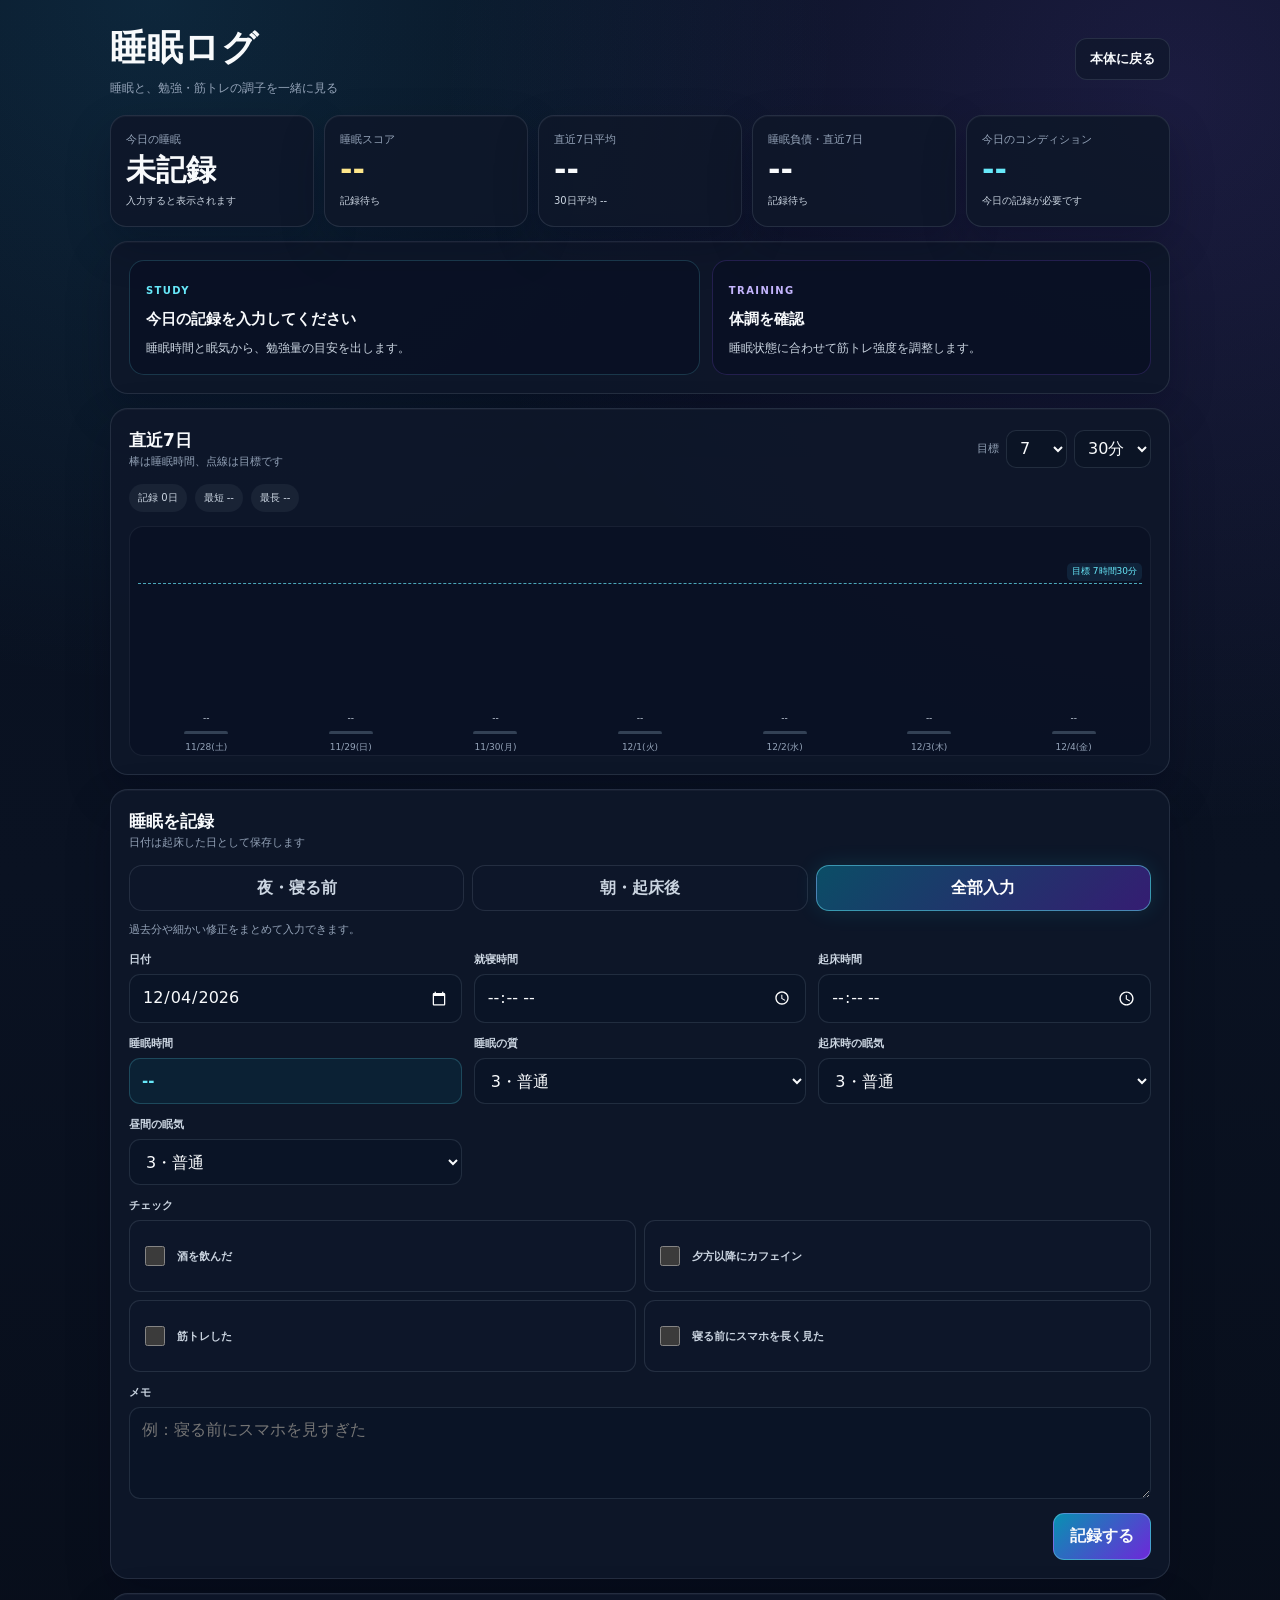
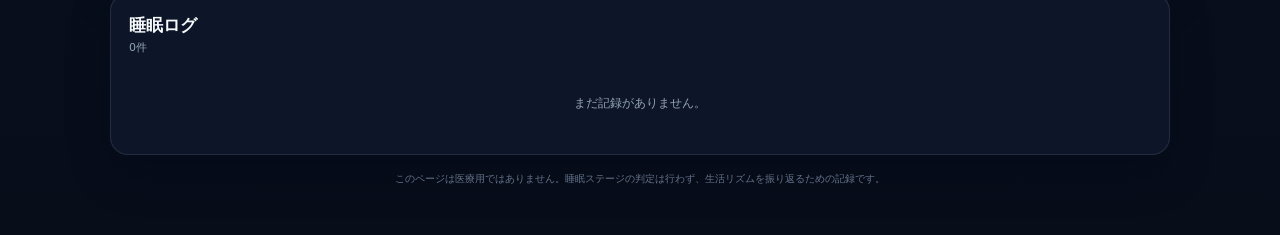
<file: sleep.html>
<!doctype html>
<html lang="ja">
<head>
  <meta charset="utf-8" />
  <meta name="viewport" content="width=device-width, initial-scale=1, viewport-fit=cover" />
  <meta name="theme-color" content="#0f172a" />
  <title>睡眠ログ</title>
  <style>
    :root {
      color-scheme: dark;
      --bg: #07101f;
      --panel: rgba(15, 23, 42, .92);
      --panel-soft: rgba(20, 31, 55, .78);
      --line: rgba(148, 163, 184, .17);
      --text: #f8fafc;
      --muted: #94a3b8;
      --cyan: #67e8f9;
      --blue: #38bdf8;
      --violet: #8b5cf6;
      --good: #4ade80;
      --warn: #fbbf24;
      --danger: #fb7185;
    }

    * { box-sizing: border-box; }
    html { min-height: 100%; background: var(--bg); }
    body {
      min-height: 100vh;
      margin: 0;
      background:
        radial-gradient(circle at 12% 0%, rgba(56, 189, 248, .13), transparent 32%),
        radial-gradient(circle at 92% 5%, rgba(139, 92, 246, .15), transparent 35%),
        linear-gradient(180deg, #07101f, #0a1222 48%, #070d19);
      color: var(--text);
      font-family: Inter, "Noto Sans JP", "Yu Gothic UI", system-ui, sans-serif;
      line-height: 1.55;
    }

    button, input, select, textarea { font: inherit; }
    button, a { -webkit-tap-highlight-color: transparent; }

    .shell { width: min(1060px, calc(100% - 28px)); margin: 0 auto; padding: 20px 0 48px; }
    .topbar { display: flex; align-items: center; justify-content: space-between; gap: 14px; margin-bottom: 18px; }
    .title-wrap h1 { margin: 0; font-size: clamp(24px, 5vw, 36px); letter-spacing: .02em; }
    .title-wrap p { margin: 3px 0 0; color: var(--muted); font-size: 12px; }
    .back-link {
      display: inline-flex;
      align-items: center;
      justify-content: center;
      min-height: 42px;
      padding: 9px 14px;
      border: 1px solid var(--line);
      border-radius: 12px;
      background: rgba(15, 23, 42, .7);
      color: var(--text);
      text-decoration: none;
      font-size: 13px;
      font-weight: 700;
    }

    .stats { display: grid; grid-template-columns: repeat(5, minmax(0, 1fr)); gap: 10px; }
    .stat, .panel {
      border: 1px solid var(--line);
      background: var(--panel);
      box-shadow: 0 18px 45px rgba(2, 6, 23, .24), inset 0 1px rgba(255, 255, 255, .035);
    }
    .stat { min-width: 0; padding: 15px; border-radius: 16px; }
    .stat span { display: block; color: var(--muted); font-size: 11px; }
    .stat strong { display: block; margin-top: 4px; font-size: clamp(20px, 4vw, 30px); line-height: 1.2; overflow-wrap: anywhere; }
    .stat small { display: block; min-height: 18px; margin-top: 5px; color: #cbd5e1; font-size: 10px; }
    .stat.condition strong { color: var(--cyan); }
    .stat.score strong { color: #fde68a; }
    .stat.debt.negative strong { color: var(--danger); }
    .stat.debt.positive strong { color: var(--good); }

    .panel { margin-top: 14px; padding: 18px; border-radius: 18px; }
    .panel-head { display: flex; align-items: center; justify-content: space-between; gap: 12px; margin-bottom: 14px; }
    .panel h2 { margin: 0; font-size: 17px; }
    .muted { color: var(--muted); font-size: 11px; }

    .condition-panel { display: grid; grid-template-columns: 1.3fr 1fr; gap: 12px; }
    .advice-card { padding: 16px; border: 1px solid rgba(103, 232, 249, .18); border-radius: 15px; background: rgba(8, 15, 34, .65); }
    .advice-card .eyebrow { color: var(--cyan); font-size: 10px; font-weight: 800; letter-spacing: .14em; }
    .advice-card strong { display: block; margin-top: 6px; font-size: 15px; }
    .advice-card p { margin: 8px 0 0; color: #cbd5e1; font-size: 12px; }
    .advice-card.training { border-color: rgba(139, 92, 246, .2); }
    .advice-card.training .eyebrow { color: #c4b5fd; }

    .sleep-alert {
      display: flex;
      align-items: center;
      gap: 10px;
      margin-top: 12px;
      padding: 12px 14px;
      border: 1px solid rgba(251, 191, 36, .28);
      border-radius: 15px;
      background: linear-gradient(135deg, rgba(120, 53, 15, .3), rgba(127, 29, 29, .18));
      color: #fef3c7;
      box-shadow: inset 0 1px rgba(255, 255, 255, .05);
    }
    .sleep-alert[hidden] { display: none; }
    .sleep-alert strong { display: block; font-size: 13px; }
    .sleep-alert span { color: #fde68a; font-size: 11px; }
    .sleep-alert-icon { display: grid; place-items: center; flex: 0 0 36px; width: 36px; height: 36px; border-radius: 12px; background: rgba(251, 191, 36, .16); font-weight: 900; }

    .goal-control { display: flex; align-items: center; gap: 7px; }
    .goal-control label { color: var(--muted); font-size: 11px; }
    .goal-control select {
      min-height: 38px;
      padding: 7px 9px;
      border: 1px solid var(--line);
      border-radius: 10px;
      background: #0b1425;
      color: var(--text);
    }

    .range-summary { display: flex; flex-wrap: wrap; gap: 8px; margin-bottom: 14px; }
    .range-summary span { padding: 6px 9px; border-radius: 999px; background: rgba(30, 41, 59, .7); color: #cbd5e1; font-size: 10px; }

    .chart-wrap { position: relative; height: 230px; padding: 16px 8px 0; border: 1px solid rgba(148, 163, 184, .1); border-radius: 14px; background: rgba(8, 15, 34, .55); overflow: hidden; }
    .goal-line { position: absolute; left: 8px; right: 8px; z-index: 2; border-top: 1px dashed rgba(103, 232, 249, .7); pointer-events: none; }
    .goal-line span { position: absolute; right: 0; bottom: 3px; padding: 2px 5px; border-radius: 5px; background: #10233a; color: var(--cyan); font-size: 9px; }
    .bars { display: grid; grid-template-columns: repeat(7, minmax(0, 1fr)); align-items: end; gap: 8px; height: 100%; }
    .bar-column { display: grid; grid-template-rows: minmax(0, 1fr) auto; gap: 7px; min-width: 0; height: 100%; text-align: center; }
    .bar-space { display: flex; align-items: end; justify-content: center; min-height: 0; }
    .bar { position: relative; width: min(44px, 74%); min-height: 3px; border-radius: 9px 9px 3px 3px; background: linear-gradient(180deg, #67e8f9, #2563eb 58%, #6d28d9); box-shadow: 0 0 20px rgba(56, 189, 248, .15); }
    .bar.empty { height: 3px !important; background: #334155; box-shadow: none; }
    .bar-value { position: absolute; left: 50%; top: -19px; transform: translateX(-50%); color: #cbd5e1; font-size: 9px; white-space: nowrap; }
    .bar-date { color: var(--muted); font-size: 9px; white-space: nowrap; }

    .form-grid { display: grid; grid-template-columns: repeat(3, minmax(0, 1fr)); gap: 12px; }
    .field { display: grid; gap: 6px; min-width: 0; }
    .field.wide { grid-column: 1 / -1; }
    .field label, .field > span { color: #cbd5e1; font-size: 11px; font-weight: 700; }
    .field input, .field select, .field textarea {
      width: 100%;
      min-height: 46px;
      padding: 10px 12px;
      border: 1px solid var(--line);
      border-radius: 11px;
      outline: none;
      background: #0a1426;
      color: var(--text);
    }
    .field input:focus, .field select:focus, .field textarea:focus { border-color: rgba(103, 232, 249, .55); box-shadow: 0 0 0 3px rgba(34, 211, 238, .08); }
    .field textarea { min-height: 92px; resize: vertical; }
    .calculated { display: flex; align-items: center; min-height: 46px; padding: 10px 12px; border: 1px solid rgba(103, 232, 249, .2); border-radius: 11px; background: rgba(8, 145, 178, .09); color: var(--cyan); font-size: 15px; font-weight: 800; }

    .mode-switch { display: grid; grid-template-columns: repeat(3, minmax(0, 1fr)); gap: 8px; margin-bottom: 14px; }
    .mode-button {
      min-height: 46px;
      padding: 9px 10px;
      border: 1px solid var(--line);
      border-radius: 13px;
      background: rgba(15, 23, 42, .72);
      color: #cbd5e1;
      font-weight: 900;
      cursor: pointer;
    }
    .mode-button.active {
      border-color: rgba(103, 232, 249, .5);
      background: linear-gradient(135deg, rgba(8, 145, 178, .45), rgba(109, 40, 217, .42));
      color: #fff;
      box-shadow: 0 0 22px rgba(34, 211, 238, .12);
    }
    .mode-help { margin: -4px 0 13px; color: var(--muted); font-size: 11px; }
    #inputPanel.mode-night [data-field="wakeTime"],
    #inputPanel.mode-night [data-field="duration"],
    #inputPanel.mode-night [data-field="quality"],
    #inputPanel.mode-night [data-field="morningSleepiness"],
    #inputPanel.mode-night [data-field="daytimeSleepiness"],
    #inputPanel.mode-night [data-field="memo"] { display: none; }
    #inputPanel.mode-morning [data-field="date"],
    #inputPanel.mode-morning [data-field="bedTime"],
    #inputPanel.mode-morning [data-field="checks"],
    #inputPanel.mode-morning [data-field="memo"] { display: none; }
    .night-primary {
      min-height: 56px;
      font-size: 16px;
      box-shadow: 0 12px 28px rgba(8, 145, 178, .18);
    }
    .habit-note { display: none; margin-top: 8px; color: #a5f3fc; font-size: 10px; }
    .habit-note.show { display: block; }

    .draft-card {
      display: flex;
      align-items: center;
      justify-content: space-between;
      gap: 12px;
      margin-bottom: 12px;
      padding: 12px;
      border: 1px solid rgba(103, 232, 249, .25);
      border-radius: 14px;
      background: linear-gradient(135deg, rgba(8, 145, 178, .16), rgba(109, 40, 217, .12));
    }
    .draft-card[hidden] { display: none; }
    .draft-card strong { display: block; font-size: 13px; }
    .draft-card span { display: block; margin-top: 2px; color: #cbd5e1; font-size: 11px; }
    .draft-actions { display: flex; flex-wrap: wrap; gap: 7px; justify-content: flex-end; }

    .checks { display: grid; grid-template-columns: repeat(2, minmax(0, 1fr)); gap: 8px; }
    .check { display: flex; align-items: center; gap: 9px; min-height: 46px; padding: 9px 11px; border: 1px solid var(--line); border-radius: 11px; background: rgba(15, 23, 42, .62); color: #cbd5e1; font-size: 11px; }
    .check input { width: 20px; height: 20px; accent-color: #22d3ee; }

    .form-actions { display: flex; gap: 9px; justify-content: flex-end; margin-top: 14px; }
    .button {
      min-height: 44px;
      padding: 10px 16px;
      border: 1px solid var(--line);
      border-radius: 11px;
      background: rgba(30, 41, 59, .78);
      color: var(--text);
      font-weight: 800;
      cursor: pointer;
    }
    .button.primary { border-color: rgba(165, 243, 252, .3); background: linear-gradient(135deg, #0891b2, #6d28d9); }
    .button.danger { color: #fecdd3; border-color: rgba(251, 113, 133, .25); background: rgba(159, 18, 57, .16); }
    .button[hidden] { display: none; }

    .logs { display: grid; gap: 10px; }
    .sleep-log { padding: 14px; border: 1px solid var(--line); border-radius: 14px; background: var(--panel-soft); }
    .log-head { display: flex; align-items: flex-start; justify-content: space-between; gap: 10px; }
    .log-date { color: var(--muted); font-size: 10px; }
    .log-duration { margin-top: 3px; font-size: 21px; font-weight: 900; }
    .log-times { color: #cbd5e1; font-size: 11px; }
    .log-actions { display: flex; gap: 6px; }
    .log-actions button { min-height: 34px; padding: 5px 9px; border: 1px solid var(--line); border-radius: 9px; background: rgba(15, 23, 42, .75); color: #cbd5e1; font-size: 10px; cursor: pointer; }
    .log-meta { display: flex; flex-wrap: wrap; gap: 6px; margin-top: 10px; }
    .tag { padding: 4px 7px; border-radius: 999px; background: rgba(30, 41, 59, .85); color: #cbd5e1; font-size: 9px; }
    .tag.flag { background: rgba(245, 158, 11, .12); color: #fde68a; }
    .log-memo { margin: 10px 0 0; padding-top: 9px; border-top: 1px solid rgba(148, 163, 184, .1); color: #cbd5e1; font-size: 11px; white-space: pre-wrap; overflow-wrap: anywhere; }
    .empty-state { padding: 24px 10px; color: var(--muted); text-align: center; font-size: 12px; }
    .notice { margin: 16px 2px 0; color: #64748b; font-size: 10px; text-align: center; }

    @media (max-width: 760px) {
      .shell { width: min(100% - 20px, 620px); padding-top: 14px; }
      .topbar { align-items: flex-start; }
      .stats { grid-template-columns: repeat(2, minmax(0, 1fr)); }
      .condition-panel { grid-template-columns: 1fr; }
      .form-grid { grid-template-columns: repeat(2, minmax(0, 1fr)); }
      .field.wide { grid-column: 1 / -1; }
      .panel { padding: 14px; border-radius: 15px; }
      .panel-head { align-items: flex-start; flex-direction: column; }
      .chart-wrap { height: 210px; padding-inline: 3px; }
      .bars { gap: 3px; }
    }

    @media (max-width: 430px) {
      .title-wrap p { display: none; }
      .back-link { min-height: 40px; padding-inline: 11px; }
      .stat { padding: 12px; }
      .stat strong { font-size: 21px; }
      .form-grid { grid-template-columns: 1fr; }
      .field.wide { grid-column: auto; }
      .checks { grid-template-columns: 1fr; }
      .form-actions { display: grid; grid-template-columns: 1fr 1fr; }
      .draft-card { align-items: stretch; flex-direction: column; }
      .draft-actions { display: grid; grid-template-columns: 1fr 1fr; }
      .button.primary { grid-column: 1 / -1; grid-row: 1; }
      .log-head { flex-direction: column; }
      .log-actions { width: 100%; }
      .log-actions button { flex: 1; }
      .goal-control { width: 100%; }
      .goal-control select { flex: 1; }
      .mode-switch { grid-template-columns: 1fr; }
    }
  </style>
</head>
<body>
  <div class="shell">
    <header class="topbar">
      <div class="title-wrap">
        <h1>睡眠ログ</h1>
        <p>睡眠と、勉強・筋トレの調子を一緒に見る</p>
      </div>
      <a class="back-link" href="index.html">本体に戻る</a>
    </header>

    <section class="stats" aria-label="睡眠サマリー">
      <article class="stat"><span>今日の睡眠</span><strong id="todaySleep">未記録</strong><small id="todaySleepSub">入力すると表示されます</small></article>
      <article class="stat score"><span>睡眠スコア</span><strong id="sleepScore">--</strong><small id="sleepScoreSub">記録待ち</small></article>
      <article class="stat"><span>直近7日平均</span><strong id="weekAverage">--</strong><small id="monthAverage">30日平均 --</small></article>
      <article class="stat debt" id="debtCard"><span>睡眠負債・直近7日</span><strong id="sleepDebt">--</strong><small id="debtMessage">記録待ち</small></article>
      <article class="stat condition"><span>今日のコンディション</span><strong id="conditionGrade">--</strong><small id="conditionMessage">今日の記録が必要です</small></article>
    </section>

    <section class="sleep-alert" id="sleepAlert" hidden>
      <div class="sleep-alert-icon">!</div>
      <div><strong id="sleepAlertTitle">睡眠不足アラート</strong><span id="sleepAlertText">今日は早寝を優先してください。</span></div>
    </section>

    <section class="panel condition-panel" aria-label="今日の助言">
      <article class="advice-card">
        <span class="eyebrow">STUDY</span>
        <strong id="studyAdviceTitle">今日の記録を入力してください</strong>
        <p id="studyAdviceText">睡眠時間と眠気から、勉強量の目安を出します。</p>
      </article>
      <article class="advice-card training">
        <span class="eyebrow">TRAINING</span>
        <strong id="trainingAdviceTitle">体調を確認</strong>
        <p id="trainingAdviceText">睡眠状態に合わせて筋トレ強度を調整します。</p>
      </article>
    </section>

    <section class="panel">
      <div class="panel-head">
        <div><h2>直近7日</h2><div class="muted">棒は睡眠時間、点線は目標です</div></div>
        <div class="goal-control">
          <label for="targetHours">目標</label>
          <select id="targetHours" aria-label="目標睡眠時間の時"><option>5</option><option>6</option><option selected>7</option><option>8</option><option>9</option><option>10</option></select>
          <select id="targetMinutes" aria-label="目標睡眠時間の分"><option value="0">00分</option><option value="15">15分</option><option value="30" selected>30分</option><option value="45">45分</option></select>
        </div>
      </div>
      <div class="range-summary" id="rangeSummary"></div>
      <div class="chart-wrap">
        <div class="goal-line" id="goalLine"><span id="goalLineLabel">目標 7時間30分</span></div>
        <div class="bars" id="sleepChart"></div>
      </div>
    </section>

    <section class="panel" id="inputPanel">
      <div class="panel-head"><div><h2 id="formTitle">睡眠を記録</h2><div class="muted">日付は起床した日として保存します</div></div></div>
      <div class="mode-switch" role="group" aria-label="入力モード">
        <button class="mode-button" type="button" data-mode="night" id="nightModeBtn">夜・寝る前</button>
        <button class="mode-button" type="button" data-mode="morning" id="morningModeBtn">朝・起床後</button>
        <button class="mode-button" type="button" data-mode="full" id="fullModeBtn">全部入力</button>
      </div>
      <p class="mode-help" id="modeHelp">寝る前は就寝時間だけ保存できます。</p>
      <div class="draft-card" id="draftNotice" hidden>
        <div>
          <strong>寝る前の入力を保存中</strong>
          <span id="draftSummary">起床時間を入れると記録できます。</span>
        </div>
        <div class="draft-actions">
          <button class="button" type="button" id="resumeDraftBtn">続きを入力</button>
          <button class="button danger" type="button" id="discardDraftBtn">下書きを破棄</button>
        </div>
      </div>
      <form id="sleepForm" novalidate>
        <div class="form-grid">
          <div class="field" data-field="date"><label for="sleepDate">日付</label><input type="date" id="sleepDate" required /></div>
          <div class="field" data-field="bedTime"><label for="bedTime">就寝時間</label><input type="time" id="bedTime" required /></div>
          <div class="field" data-field="wakeTime"><label for="wakeTime">起床時間</label><input type="time" id="wakeTime" required /></div>
          <div class="field" data-field="duration"><span>睡眠時間</span><div class="calculated" id="calculatedSleep">--</div></div>
          <div class="field" data-field="quality"><label for="quality">睡眠の質</label><select id="quality"><option value="1">1・悪い</option><option value="2">2</option><option value="3" selected>3・普通</option><option value="4">4</option><option value="5">5・良い</option></select></div>
          <div class="field" data-field="morningSleepiness"><label for="morningSleepiness">起床時の眠気</label><select id="morningSleepiness"><option value="1">1・少ない</option><option value="2">2</option><option value="3" selected>3・普通</option><option value="4">4</option><option value="5">5・強い</option></select></div>
          <div class="field" data-field="daytimeSleepiness"><label for="daytimeSleepiness">昼間の眠気</label><select id="daytimeSleepiness"><option value="1">1・少ない</option><option value="2">2</option><option value="3" selected>3・普通</option><option value="4">4</option><option value="5">5・強い</option></select></div>
          <div class="field wide" data-field="checks">
            <span>チェック</span>
            <div class="checks">
              <label class="check"><input type="checkbox" id="alcohol" />酒を飲んだ</label>
              <label class="check"><input type="checkbox" id="lateCaffeine" />夕方以降にカフェイン</label>
              <label class="check"><input type="checkbox" id="training" />筋トレした</label>
              <label class="check"><input type="checkbox" id="nightPhone" />寝る前にスマホを長く見た</label>
            </div>
            <div class="habit-note" id="habitNote">前回の寝る前チェックを反映しました。</div>
          </div>
          <div class="field wide" data-field="memo"><label for="memo">メモ</label><textarea id="memo" maxlength="500" placeholder="例：寝る前にスマホを見すぎた"></textarea></div>
        </div>
        <div class="form-actions">
          <button class="button" type="button" id="cancelEditBtn" hidden>編集をやめる</button>
          <button class="button" type="button" id="saveDraftBtn">就寝だけ保存</button>
          <button class="button primary" type="submit" id="saveLogBtn">記録する</button>
        </div>
      </form>
    </section>

    <section class="panel">
      <div class="panel-head"><div><h2>睡眠ログ</h2><div class="muted" id="logCount">0件</div></div></div>
      <div class="logs" id="sleepLogList"></div>
    </section>

    <p class="notice">このページは医療用ではありません。睡眠ステージの判定は行わず、生活リズムを振り返るための記録です。</p>
  </div>

  <script>
    (() => {
      "use strict";

      const LOGS_KEY = "sleepLogs";
      const SETTINGS_KEY = "sleepSettings";
      const DRAFT_KEY = "sleepDraft";
      const DEFAULT_TARGET = 450;
      let editingId = null;
      let draftTimer = null;
      let currentMode = "full";

      const $ = id => document.getElementById(id);

      function localDateKey(date = new Date()) {
        return `${date.getFullYear()}-${String(date.getMonth() + 1).padStart(2, "0")}-${String(date.getDate()).padStart(2, "0")}`;
      }

      function addDays(dateKey, amount) {
        const [year, month, day] = dateKey.split("-").map(Number);
        const date = new Date(year, month - 1, day);
        date.setDate(date.getDate() + amount);
        return localDateKey(date);
      }

      function uniqueId() {
        return crypto.randomUUID ? crypto.randomUUID() : `sleep-${Date.now()}-${Math.random().toString(16).slice(2)}`;
      }

      function normalizeLog(log) {
        return {
          id: String(log.id || uniqueId()),
          date: String(log.date || ""),
          bedTime: String(log.bedTime || ""),
          wakeTime: String(log.wakeTime || ""),
          sleepMinutes: Math.max(0, Number(log.sleepMinutes) || 0),
          quality: Math.max(1, Math.min(5, Number(log.quality) || 3)),
          morningSleepiness: Math.max(1, Math.min(5, Number(log.morningSleepiness) || 3)),
          daytimeSleepiness: Math.max(1, Math.min(5, Number(log.daytimeSleepiness) || 3)),
          alcohol: Boolean(log.alcohol),
          lateCaffeine: Boolean(log.lateCaffeine),
          training: Boolean(log.training),
          nightPhone: Boolean(log.nightPhone),
          memo: String(log.memo || "").slice(0, 500)
        };
      }

      function normalizeDraft(draft) {
        return {
          id: String(draft.id || uniqueId()),
          date: String(draft.date || localDateKey()),
          bedTime: String(draft.bedTime || ""),
          wakeTime: String(draft.wakeTime || ""),
          quality: Math.max(1, Math.min(5, Number(draft.quality) || 3)),
          morningSleepiness: Math.max(1, Math.min(5, Number(draft.morningSleepiness) || 3)),
          daytimeSleepiness: Math.max(1, Math.min(5, Number(draft.daytimeSleepiness) || 3)),
          alcohol: Boolean(draft.alcohol),
          lateCaffeine: Boolean(draft.lateCaffeine),
          training: Boolean(draft.training),
          nightPhone: Boolean(draft.nightPhone),
          memo: String(draft.memo || "").slice(0, 500),
          savedAt: String(draft.savedAt || new Date().toISOString())
        };
      }

      function loadSleepLogs() {
        try {
          const parsed = JSON.parse(localStorage.getItem(LOGS_KEY) || "[]");
          return Array.isArray(parsed) ? parsed.map(normalizeLog).filter(log => log.date && log.sleepMinutes > 0) : [];
        } catch (error) {
          console.warn("睡眠ログを読み込めませんでした。", error);
          return [];
        }
      }

      function saveSleepLogs(logs) {
        localStorage.setItem(LOGS_KEY, JSON.stringify(logs.map(normalizeLog)));
      }

      function loadSleepDraft() {
        try {
          const parsed = JSON.parse(localStorage.getItem(DRAFT_KEY) || "null");
          if (!parsed || typeof parsed !== "object") return null;
          const draft = normalizeDraft(parsed);
          return draft.bedTime ? draft : null;
        } catch (error) {
          console.warn("睡眠の下書きを読み込めませんでした。", error);
          return null;
        }
      }

      function saveSleepDraft(draft) {
        localStorage.setItem(DRAFT_KEY, JSON.stringify(normalizeDraft(draft)));
      }

      function clearSleepDraft() {
        localStorage.removeItem(DRAFT_KEY);
      }

      function loadSleepSettings() {
        try {
          const parsed = JSON.parse(localStorage.getItem(SETTINGS_KEY) || "{}");
          const minutes = Number(parsed.targetSleepMinutes);
          return { targetSleepMinutes: minutes >= 240 && minutes <= 720 ? minutes : DEFAULT_TARGET };
        } catch (_) {
          return { targetSleepMinutes: DEFAULT_TARGET };
        }
      }

      function saveSleepSettings(settings) {
        const targetSleepMinutes = Math.max(240, Math.min(720, Number(settings.targetSleepMinutes) || DEFAULT_TARGET));
        localStorage.setItem(SETTINGS_KEY, JSON.stringify({ targetSleepMinutes }));
      }

      function timeToMinutes(value) {
        if (!/^\d{2}:\d{2}$/.test(value)) return null;
        const [hours, minutes] = value.split(":").map(Number);
        if (hours > 23 || minutes > 59) return null;
        return hours * 60 + minutes;
      }

      function clamp(value, min, max) {
        return Math.max(min, Math.min(max, Number(value) || 0));
      }

      function calculateSleepMinutes(bedTime, wakeTime) {
        const bed = timeToMinutes(bedTime);
        const wake = timeToMinutes(wakeTime);
        if (bed === null || wake === null || bed === wake) return null;
        const duration = wake > bed ? wake - bed : wake + 1440 - bed;
        return duration > 0 && duration <= 1200 ? duration : null;
      }

      function suggestedWakeDateForBedTime(bedTime) {
        const bed = timeToMinutes(bedTime);
        if (bed !== null && bed >= 18 * 60) return addDays(localDateKey(), 1);
        return localDateKey();
      }

      function formatMinutes(minutes, options = {}) {
        if (!Number.isFinite(Number(minutes))) return "--";
        const value = Math.round(Number(minutes));
        const sign = options.signed ? (value > 0 ? "+" : value < 0 ? "-" : "±") : "";
        const absolute = Math.abs(value);
        const hours = Math.floor(absolute / 60);
        const mins = absolute % 60;
        if (!hours) return `${sign}${mins}分`;
        if (!mins) return `${sign}${hours}時間`;
        return `${sign}${hours}時間${mins}分`;
      }

      function dateLabel(dateKey) {
        const [year, month, day] = dateKey.split("-").map(Number);
        return new Intl.DateTimeFormat("ja-JP", { month: "numeric", day: "numeric", weekday: "short" }).format(new Date(year, month - 1, day));
      }

      function logsInRange(logs, days, today = localDateKey()) {
        const first = addDays(today, -(days - 1));
        return logs.filter(log => log.date >= first && log.date <= today);
      }

      function averageMinutes(logs) {
        if (!logs.length) return null;
        return Math.round(logs.reduce((sum, log) => sum + log.sleepMinutes, 0) / logs.length);
      }

      function calculateSleepStats(logs, targetSleepMinutes, today = localDateKey()) {
        const todayLog = logs.find(log => log.date === today) || null;
        const weekLogs = logsInRange(logs, 7, today);
        const monthLogs = logsInRange(logs, 30, today);
        const sortedByDuration = [...monthLogs].sort((a, b) => a.sleepMinutes - b.sleepMinutes);
        return {
          todayLog,
          weekLogs,
          monthLogs,
          weekAverage: averageMinutes(weekLogs),
          monthAverage: averageMinutes(monthLogs),
          debt: weekLogs.length ? weekLogs.reduce((sum, log) => sum + (log.sleepMinutes - targetSleepMinutes), 0) : null,
          shortest: sortedByDuration[0] || null,
          longest: sortedByDuration[sortedByDuration.length - 1] || null
        };
      }

      function conditionFor(log) {
        if (!log) return { grade: "--", message: "今日の記録が必要です" };
        const sleepiness = Math.max(log.morningSleepiness, log.daytimeSleepiness);
        if (log.sleepMinutes < 300) return { grade: "D", message: "睡眠不足です。回復を最優先にしてください。" };
        if (log.sleepMinutes < 360 || sleepiness >= 4) return { grade: "C", message: "眠気が強めです。負荷を下げる日です。" };
        if (log.sleepMinutes >= 450 && log.quality >= 4 && sleepiness <= 2) return { grade: "S", message: "睡眠時間・質・眠気が良好です。" };
        if (log.sleepMinutes >= 420 && log.quality >= 3) return { grade: "A", message: "通常通り動きやすい状態です。" };
        if (log.sleepMinutes >= 360) return { grade: "B", message: "最低限は確保。無理な追加負荷は避けましょう。" };
        return { grade: "C", message: "今日は軽めに調整してください。" };
      }

      // 睡眠スコアはCDCの睡眠時間・質・眠気・睡眠日誌項目と、PSQIの考え方を参考にした生活改善用スコアです。
      function sleepScoreFor(log, logs, targetSleepMinutes, today = localDateKey()) {
        if (!log) return null;
        const durationRatio = clamp(log.sleepMinutes / Math.max(1, targetSleepMinutes), 0, 1.12);
        const durationScore = durationRatio >= 1 ? 42 : Math.round(42 * durationRatio);
        const qualityScore = Math.round((clamp(log.quality, 1, 5) - 1) / 4 * 24);
        const morningScore = Math.round((5 - clamp(log.morningSleepiness, 1, 5)) / 4 * 12);
        const daytimeScore = Math.round((5 - clamp(log.daytimeSleepiness, 1, 5)) / 4 * 12);
        const habitPenalty =
          (log.alcohol ? 4 : 0) +
          (log.lateCaffeine ? 3 : 0) +
          (log.nightPhone ? 3 : 0);
        const shortagePenalty = hasThreeDayShortage(logs, targetSleepMinutes, today) ? 8 : 0;
        const score = clamp(durationScore + qualityScore + morningScore + daytimeScore + 10 - habitPenalty - shortagePenalty, 0, 100);
        const label = score >= 90 ? "最高" : score >= 75 ? "良い" : score >= 60 ? "普通" : score >= 40 ? "注意" : "回復優先";
        return { score: Math.round(score), label };
      }

      function hasThreeDayShortage(logs, target, today) {
        return [0, 1, 2].every(offset => {
          const log = logs.find(item => item.date === addDays(today, -offset));
          return log && log.sleepMinutes < target;
        });
      }

      function hasRecentThreeShortage(logs, target) {
        const sorted = [...logs].sort((a, b) => b.date.localeCompare(a.date)).slice(0, 3);
        return sorted.length === 3 && sorted.every(log => log.sleepMinutes < target);
      }

      function sleepAlertFor(logs, target, today = localDateKey()) {
        const shortage = hasThreeDayShortage(logs, target, today) || hasRecentThreeShortage(logs, target);
        if (shortage) return {
          title: "3日連続で睡眠不足",
          text: "今日は勉強量を増やすより、早寝を最優先にしてください。"
        };
        const weekLogs = logsInRange(logs, 7, today);
        const debt = weekLogs.length ? weekLogs.reduce((sum, log) => sum + (log.sleepMinutes - target), 0) : null;
        if (debt !== null && debt <= -300) return {
          title: "睡眠負債が大きいです",
          text: `直近7日で${formatMinutes(debt, { signed: true })}。今日は復習中心にして早く寝る日です。`
        };
        return null;
      }

      function adviceFor(log, logs, target, today) {
        if (!log) return {
          studyTitle: "今日の記録を入力してください",
          studyText: "睡眠時間と眠気から、勉強量の目安を出します。",
          trainingTitle: "体調を確認",
          trainingText: "睡眠状態に合わせて筋トレ強度を調整します。"
        };

        if (hasThreeDayShortage(logs, target, today)) return {
          studyTitle: "3日連続で睡眠不足",
          studyText: "勉強量を増やすより早寝を優先。今日は重要な復習を1つだけにします。",
          trainingTitle: "回復優先",
          trainingText: "高強度は避け、散歩・ストレッチ・軽い種目にしてください。"
        };
        if (log.alcohol) return {
          studyTitle: "難しい新規学習は控えめに",
          studyText: "飲酒の翌日は回復優先。ITパスポートや語学は軽い復習にします。",
          trainingTitle: "水分と回復を優先",
          trainingText: "体調を見ながら、通常より軽い重量と短い時間にしてください。"
        };
        if (log.sleepMinutes < 300) return {
          studyTitle: "今日は詰め込まない",
          studyText: "新しい範囲は避け、復習を10〜20分だけ。重要な判断は後日に回します。",
          trainingTitle: "筋トレは軽めか休み",
          trainingText: "追い込みは避け、フォーム確認や軽い有酸素までにします。"
        };
        if (log.sleepMinutes < 420) return {
          studyTitle: "通常より少し軽め",
          studyText: "過去問や復習を中心に30〜50分。強い眠気があれば10分で区切ります。",
          trainingTitle: "強度を一段下げる",
          trainingText: "セット数か重量を減らし、余力を残して終えます。"
        };
        return {
          studyTitle: "通常通り進めてよい",
          studyText: "新しい範囲にも取り組めます。集中タイマーで1セットずつ進めましょう。",
          trainingTitle: "通常メニューで確認",
          trainingText: "体調に問題がなければ通常通り。痛みや強い眠気があれば調整します。"
        };
      }

      function escapeHtml(value) {
        return String(value).replace(/[&<>'"]/g, char => ({ "&": "&amp;", "<": "&lt;", ">": "&gt;", "'": "&#39;", '"': "&quot;" })[char]);
      }

      function updateDurationPreview() {
        const duration = calculateSleepMinutes($("bedTime").value, $("wakeTime").value);
        $("calculatedSleep").textContent = duration === null ? "--" : formatMinutes(duration);
        return duration;
      }

      function draftFromForm() {
        const bedTime = $("bedTime").value;
        const draftDate = currentMode === "night" ? suggestedWakeDateForBedTime(bedTime) : ($("sleepDate").value || suggestedWakeDateForBedTime(bedTime));
        return normalizeDraft({
          id: loadSleepDraft()?.id || uniqueId(),
          date: draftDate,
          bedTime,
          wakeTime: $("wakeTime").value,
          quality: $("quality").value,
          morningSleepiness: $("morningSleepiness").value,
          daytimeSleepiness: $("daytimeSleepiness").value,
          alcohol: $("alcohol").checked,
          lateCaffeine: $("lateCaffeine").checked,
          training: $("training").checked,
          nightPhone: $("nightPhone").checked,
          memo: $("memo").value,
          savedAt: new Date().toISOString()
        });
      }

      function latestHabitLog(logs = loadSleepLogs()) {
        return [...logs].sort((a, b) => b.date.localeCompare(a.date))[0] || null;
      }

      function applyHabitDefaults() {
        const latest = latestHabitLog();
        $("habitNote").classList.remove("show");
        if (!latest) return;
        $("alcohol").checked = latest.alcohol;
        $("lateCaffeine").checked = latest.lateCaffeine;
        $("training").checked = latest.training;
        $("nightPhone").checked = latest.nightPhone;
        if (latest.alcohol || latest.lateCaffeine || latest.training || latest.nightPhone) $("habitNote").classList.add("show");
      }

      function shouldStartInNightMode(date = new Date()) {
        const hour = date.getHours();
        return hour >= 18 || hour < 5;
      }

      function setInputMode(mode) {
        currentMode = mode;
        $("inputPanel").classList.toggle("mode-night", mode === "night");
        $("inputPanel").classList.toggle("mode-morning", mode === "morning");
        $("inputPanel").classList.toggle("mode-full", mode === "full");
        document.querySelectorAll(".mode-button").forEach(button => button.classList.toggle("active", button.dataset.mode === mode));
        $("saveDraftBtn").hidden = mode !== "night";
        $("saveDraftBtn").classList.toggle("primary", mode === "night");
        $("saveDraftBtn").classList.toggle("night-primary", mode === "night");
        $("saveLogBtn").hidden = mode === "night";
        $("modeHelp").textContent = mode === "night"
          ? "寝る前は就寝時間だけ保存。チェックは前回分を自動で引き継ぎます。"
          : mode === "morning"
            ? "朝は起床時間・睡眠の質・眠気だけで確定できます。"
            : "過去分や細かい修正をまとめて入力できます。";
      }

      function saveDraftFromForm(showMessage = true) {
        if (editingId) return;
        const draft = draftFromForm();
        if (!draft.bedTime) {
          if (showMessage) alert("就寝時間を入れてから保存してください。");
          return;
        }
        $("sleepDate").value = draft.date;
        saveSleepDraft(draft);
        renderDraftNotice();
        if (showMessage) alert("就寝時間を保存しました。朝起きたら起床時間を入れて記録できます。");
      }

      function scheduleDraftAutosave() {
        if (editingId || !$("bedTime").value || $("wakeTime").value) return;
        clearTimeout(draftTimer);
        draftTimer = setTimeout(() => saveDraftFromForm(false), 700);
      }

      function renderSummary(logs, settings) {
        const today = localDateKey();
        const draft = loadSleepDraft();
        const stats = calculateSleepStats(logs, settings.targetSleepMinutes, today);
        const { todayLog, weekLogs, monthLogs, weekAverage, monthAverage, debt, shortest, longest } = stats;
        const condition = conditionFor(todayLog);
        const advice = adviceFor(todayLog, logs, settings.targetSleepMinutes, today);
        const sleepScore = sleepScoreFor(todayLog, logs, settings.targetSleepMinutes, today);
        const alert = sleepAlertFor(logs, settings.targetSleepMinutes, today);

        $("todaySleep").textContent = todayLog ? formatMinutes(todayLog.sleepMinutes) : draft ? "就寝保存中" : "未記録";
        $("todaySleepSub").textContent = todayLog ? `${todayLog.bedTime} → ${todayLog.wakeTime}・質 ${todayLog.quality}/5` : draft ? `${draft.bedTime} → 起床待ち` : "入力すると表示されます";
        $("sleepScore").textContent = sleepScore ? `${sleepScore.score}` : "--";
        $("sleepScoreSub").textContent = sleepScore ? `${sleepScore.label}・100点満点` : "記録待ち";
        $("weekAverage").textContent = weekAverage === null ? "--" : formatMinutes(weekAverage);
        $("monthAverage").textContent = `30日平均 ${monthAverage === null ? "--" : formatMinutes(monthAverage)}`;
        $("sleepDebt").textContent = debt === null ? "--" : formatMinutes(debt, { signed: true });
        $("debtCard").classList.toggle("negative", debt !== null && debt < 0);
        $("debtCard").classList.toggle("positive", debt !== null && debt >= 0);
        $("debtMessage").textContent = debt === null ? "記録待ち" : debt <= -300 ? "かなり不足気味・今日は早寝優先" : debt <= -120 ? "不足気味" : debt < 0 ? "少し不足" : "目標を確保できています";
        $("conditionGrade").textContent = condition.grade;
        $("conditionMessage").textContent = condition.message;
        $("studyAdviceTitle").textContent = advice.studyTitle;
        $("studyAdviceText").textContent = advice.studyText;
        $("trainingAdviceTitle").textContent = advice.trainingTitle;
        $("trainingAdviceText").textContent = advice.trainingText;
        $("sleepAlert").hidden = !alert;
        if (alert) {
          $("sleepAlertTitle").textContent = alert.title;
          $("sleepAlertText").textContent = alert.text;
        }

        $("rangeSummary").innerHTML = [
          `記録 ${monthLogs.length}日`,
          shortest ? `最短 ${dateLabel(shortest.date)}・${formatMinutes(shortest.sleepMinutes)}` : "最短 --",
          longest ? `最長 ${dateLabel(longest.date)}・${formatMinutes(longest.sleepMinutes)}` : "最長 --"
        ].map(text => `<span>${escapeHtml(text)}</span>`).join("");
      }

      function renderChart(logs, settings) {
        const today = localDateKey();
        const dates = Array.from({ length: 7 }, (_, index) => addDays(today, index - 6));
        const rows = dates.map(date => ({ date, log: logs.find(item => item.date === date) || null }));
        const maxMinutes = Math.max(600, settings.targetSleepMinutes + 60, ...rows.map(row => row.log?.sleepMinutes || 0));
        $("sleepChart").innerHTML = rows.map(row => {
          const minutes = row.log?.sleepMinutes || 0;
          const height = minutes ? Math.max(4, Math.min(100, minutes / maxMinutes * 100)) : 1;
          const value = row.log ? `${Math.floor(minutes / 60)}:${String(minutes % 60).padStart(2, "0")}` : "--";
          return `<div class="bar-column"><div class="bar-space"><div class="bar${row.log ? "" : " empty"}" style="height:${height}%"><span class="bar-value">${value}</span></div></div><span class="bar-date">${escapeHtml(dateLabel(row.date).replace("曜日", ""))}</span></div>`;
        }).join("");
        const lineBottom = Math.max(4, Math.min(96, settings.targetSleepMinutes / maxMinutes * 100));
        $("goalLine").style.bottom = `${lineBottom}%`;
        $("goalLineLabel").textContent = `目標 ${formatMinutes(settings.targetSleepMinutes)}`;
      }

      function renderLogs(logs) {
        const sorted = [...logs].sort((a, b) => b.date.localeCompare(a.date));
        $("logCount").textContent = `${sorted.length}件`;
        if (!sorted.length) {
          $("sleepLogList").innerHTML = '<div class="empty-state">まだ記録がありません。</div>';
          return;
        }
        $("sleepLogList").innerHTML = sorted.map(log => {
          const flags = [
            log.alcohol && "酒",
            log.lateCaffeine && "夕方以降カフェイン",
            log.training && "筋トレ",
            log.nightPhone && "寝る前スマホ"
          ].filter(Boolean);
          return `<article class="sleep-log" data-log-id="${escapeHtml(log.id)}">
            <div class="log-head"><div><div class="log-date">${escapeHtml(dateLabel(log.date))}</div><div class="log-duration">${escapeHtml(formatMinutes(log.sleepMinutes))}</div><div class="log-times">${escapeHtml(log.bedTime)} → ${escapeHtml(log.wakeTime)}</div></div>
            <div class="log-actions"><button type="button" data-action="edit">編集</button><button type="button" data-action="delete">削除</button></div></div>
            <div class="log-meta"><span class="tag">質 ${log.quality}/5</span><span class="tag">起床時の眠気 ${log.morningSleepiness}/5</span><span class="tag">昼間の眠気 ${log.daytimeSleepiness}/5</span>${flags.map(flag => `<span class="tag flag">${escapeHtml(flag)}</span>`).join("")}</div>
            ${log.memo ? `<p class="log-memo">${escapeHtml(log.memo)}</p>` : ""}
          </article>`;
        }).join("");
      }

      function renderDraftNotice() {
        const draft = loadSleepDraft();
        $("draftNotice").hidden = !draft;
        if (!draft) return;
        const wakeText = draft.wakeTime ? `起床 ${draft.wakeTime}` : "起床時間は未入力";
        $("draftSummary").textContent = `${dateLabel(draft.date)}・就寝 ${draft.bedTime}・${wakeText}`;
      }

      function render() {
        const logs = loadSleepLogs();
        const settings = loadSleepSettings();
        renderSummary(logs, settings);
        renderChart(logs, settings);
        renderLogs(logs);
        renderDraftNotice();
      }

      function resetForm() {
        editingId = null;
        $("sleepForm").reset();
        $("sleepDate").value = localDateKey();
        $("quality").value = "3";
        $("morningSleepiness").value = "3";
        $("daytimeSleepiness").value = "3";
        applyHabitDefaults();
        $("formTitle").textContent = "睡眠を記録";
        $("saveLogBtn").textContent = "記録する";
        $("cancelEditBtn").hidden = true;
        updateDurationPreview();
        setInputMode(shouldStartInNightMode() ? "night" : "full");
      }

      function fillForm(log) {
        editingId = log.id;
        $("sleepDate").value = log.date;
        $("bedTime").value = log.bedTime;
        $("wakeTime").value = log.wakeTime;
        $("quality").value = String(log.quality);
        $("morningSleepiness").value = String(log.morningSleepiness);
        $("daytimeSleepiness").value = String(log.daytimeSleepiness);
        $("alcohol").checked = log.alcohol;
        $("lateCaffeine").checked = log.lateCaffeine;
        $("training").checked = log.training;
        $("nightPhone").checked = log.nightPhone;
        $("memo").value = log.memo;
        $("formTitle").textContent = "睡眠ログを編集";
        $("saveLogBtn").textContent = "更新する";
        $("cancelEditBtn").hidden = false;
        updateDurationPreview();
        setInputMode("full");
        $("inputPanel").scrollIntoView({ behavior: "smooth", block: "start" });
      }

      function fillDraftForm(draft) {
        if (!draft) return;
        editingId = null;
        $("sleepDate").value = draft.date;
        $("bedTime").value = draft.bedTime;
        $("wakeTime").value = draft.wakeTime;
        $("quality").value = String(draft.quality);
        $("morningSleepiness").value = String(draft.morningSleepiness);
        $("daytimeSleepiness").value = String(draft.daytimeSleepiness);
        $("alcohol").checked = draft.alcohol;
        $("lateCaffeine").checked = draft.lateCaffeine;
        $("training").checked = draft.training;
        $("nightPhone").checked = draft.nightPhone;
        $("memo").value = draft.memo;
        $("formTitle").textContent = "睡眠ログを確定";
        $("saveLogBtn").textContent = "起床時間を入れて記録";
        $("cancelEditBtn").hidden = true;
        updateDurationPreview();
        setInputMode("morning");
        $("inputPanel").scrollIntoView({ behavior: "smooth", block: "start" });
      }

      function submitLog(event) {
        event.preventDefault();
        const sleepMinutes = updateDurationPreview();
        if (!$("sleepDate").value || sleepMinutes === null) {
          alert("日付・就寝時間・起床時間を確認してください。同じ時刻や20時間を超える記録は保存できません。");
          return;
        }
        const log = normalizeLog({
          id: editingId || uniqueId(),
          date: $("sleepDate").value,
          bedTime: $("bedTime").value,
          wakeTime: $("wakeTime").value,
          sleepMinutes,
          quality: $("quality").value,
          morningSleepiness: $("morningSleepiness").value,
          daytimeSleepiness: $("daytimeSleepiness").value,
          alcohol: $("alcohol").checked,
          lateCaffeine: $("lateCaffeine").checked,
          training: $("training").checked,
          nightPhone: $("nightPhone").checked,
          memo: $("memo").value
        });
        const logs = loadSleepLogs();
        const sameDateIndex = logs.findIndex(item => item.date === log.date && item.id !== editingId);
        if (sameDateIndex >= 0 && !confirm("同じ日付の記録があります。置き換えますか？")) return;
        const filtered = logs.filter(item => item.id !== editingId && item.date !== log.date);
        filtered.push(log);
        saveSleepLogs(filtered);
        clearSleepDraft();
        resetForm();
        render();
      }

      function changeTarget() {
        const targetSleepMinutes = Number($("targetHours").value) * 60 + Number($("targetMinutes").value);
        saveSleepSettings({ targetSleepMinutes });
        render();
      }

      function initialize() {
        const settings = loadSleepSettings();
        $("targetHours").value = String(Math.floor(settings.targetSleepMinutes / 60));
        $("targetMinutes").value = String(settings.targetSleepMinutes % 60);
        resetForm();
        const draft = loadSleepDraft();
        if (draft) fillDraftForm(draft);
        render();

        $("bedTime").addEventListener("input", updateDurationPreview);
        $("bedTime").addEventListener("input", scheduleDraftAutosave);
        $("wakeTime").addEventListener("input", updateDurationPreview);
        document.querySelectorAll(".mode-button").forEach(button => button.addEventListener("click", () => {
          if (button.dataset.mode === "night" && !editingId && !$("bedTime").value) applyHabitDefaults();
          setInputMode(button.dataset.mode);
        }));
        $("saveDraftBtn").addEventListener("click", () => saveDraftFromForm(true));
        $("resumeDraftBtn").addEventListener("click", () => fillDraftForm(loadSleepDraft()));
        $("discardDraftBtn").addEventListener("click", () => {
          if (!confirm("保存中の就寝時間を破棄しますか？")) return;
          clearSleepDraft();
          resetForm();
          render();
        });
        $("sleepForm").addEventListener("submit", submitLog);
        $("cancelEditBtn").addEventListener("click", resetForm);
        $("targetHours").addEventListener("change", changeTarget);
        $("targetMinutes").addEventListener("change", changeTarget);
        $("sleepLogList").addEventListener("click", event => {
          const button = event.target.closest("button[data-action]");
          const card = event.target.closest("[data-log-id]");
          if (!button || !card) return;
          const logs = loadSleepLogs();
          const log = logs.find(item => item.id === card.dataset.logId);
          if (!log) return;
          if (button.dataset.action === "edit") fillForm(log);
          if (button.dataset.action === "delete" && confirm(`${dateLabel(log.date)}の睡眠ログを削除しますか？`)) {
            saveSleepLogs(logs.filter(item => item.id !== log.id));
            if (editingId === log.id) resetForm();
            render();
          }
        });
      }

      window.SleepStore = { loadSleepLogs, saveSleepLogs, loadSleepSettings, saveSleepSettings, loadSleepDraft, saveSleepDraft, clearSleepDraft, calculateSleepMinutes, calculateSleepStats, conditionFor, adviceFor, sleepScoreFor, sleepAlertFor };
      if (document.readyState === "loading") document.addEventListener("DOMContentLoaded", initialize);
      else initialize();
    })();
  </script>
</body>
</html>
</file>
